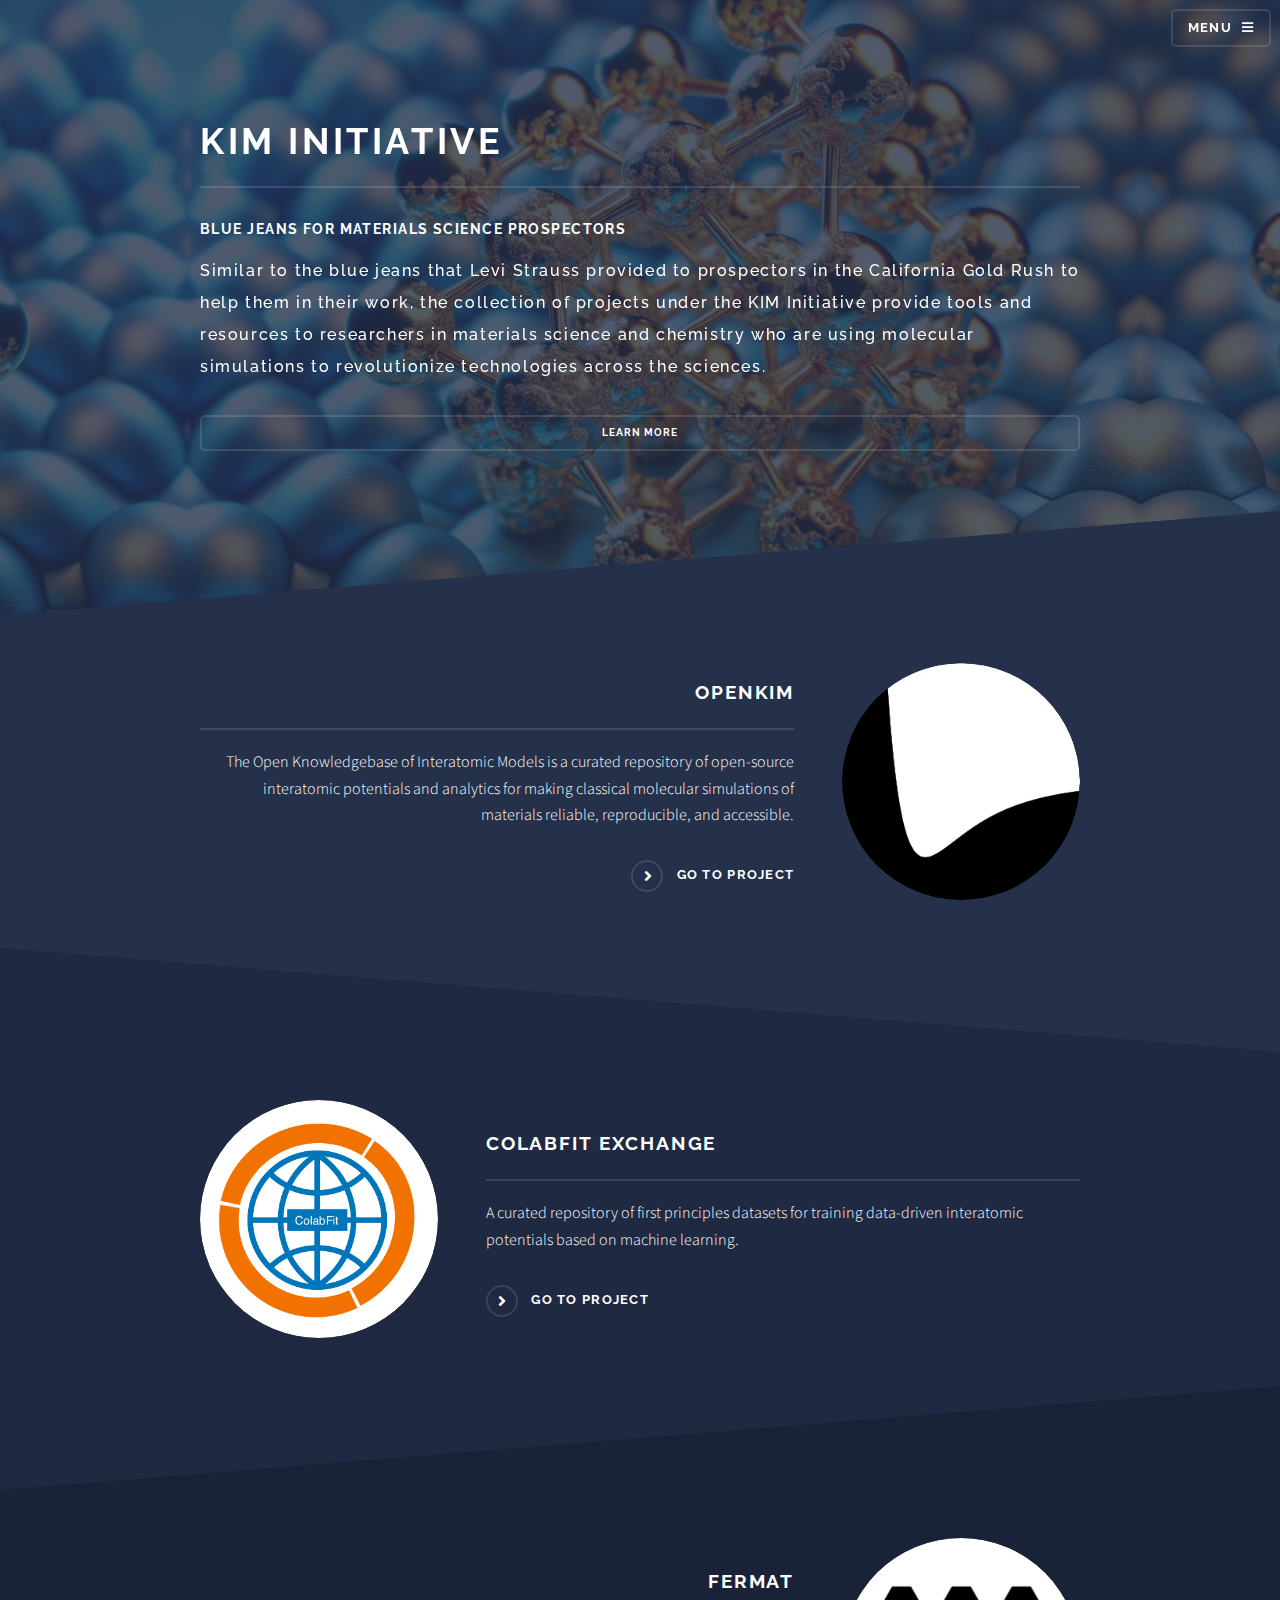
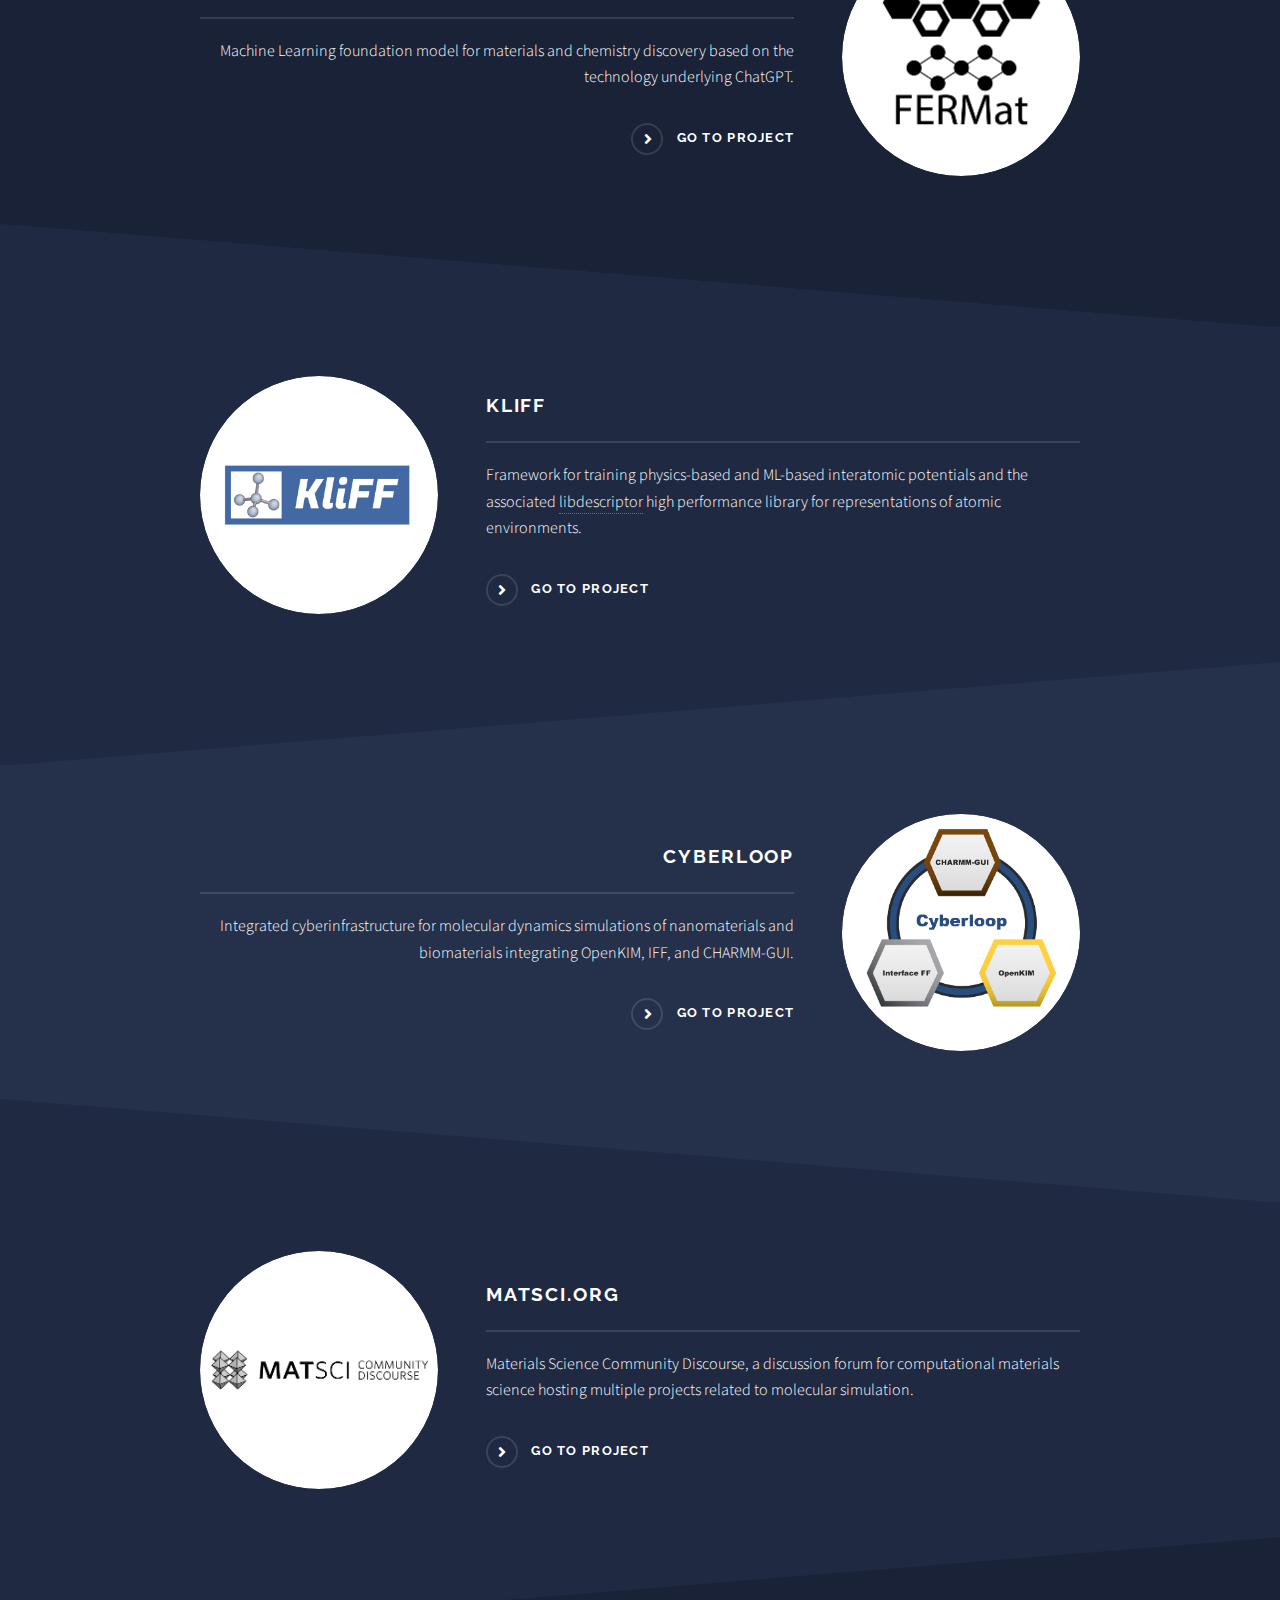
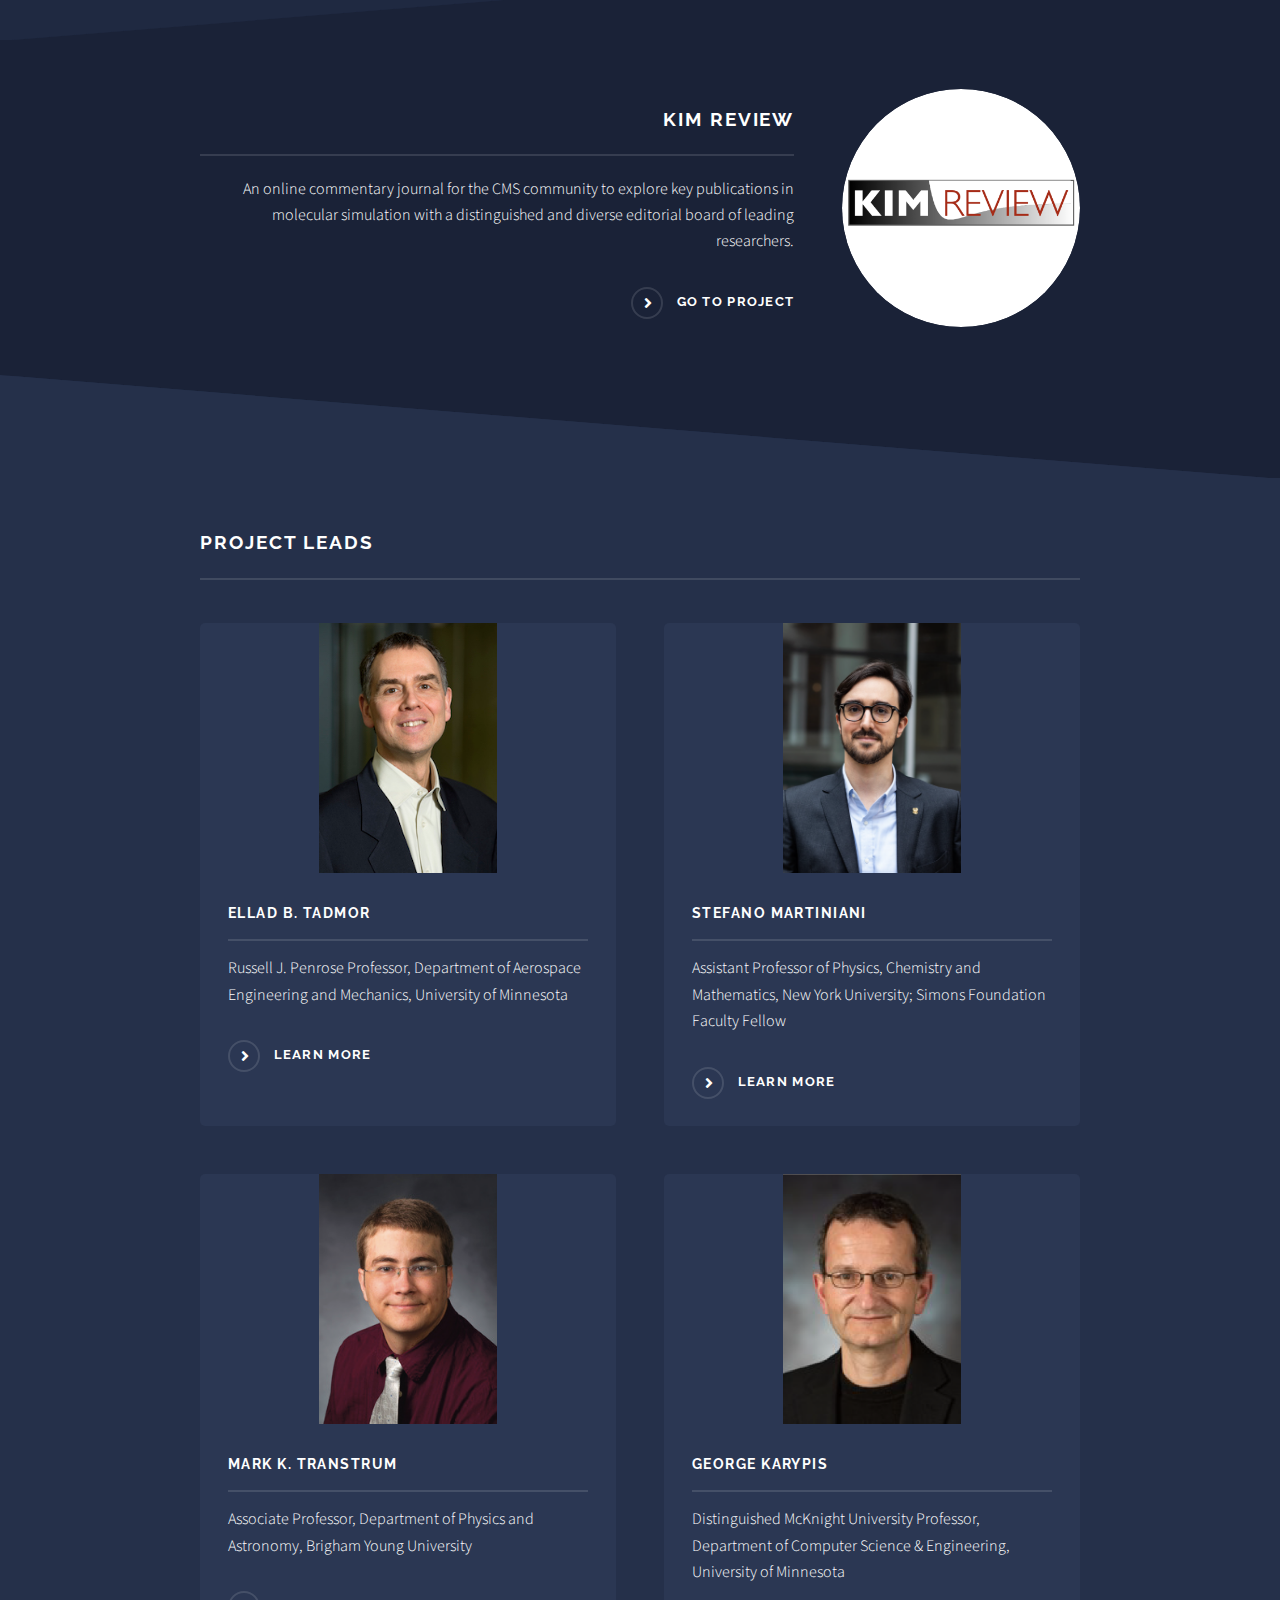
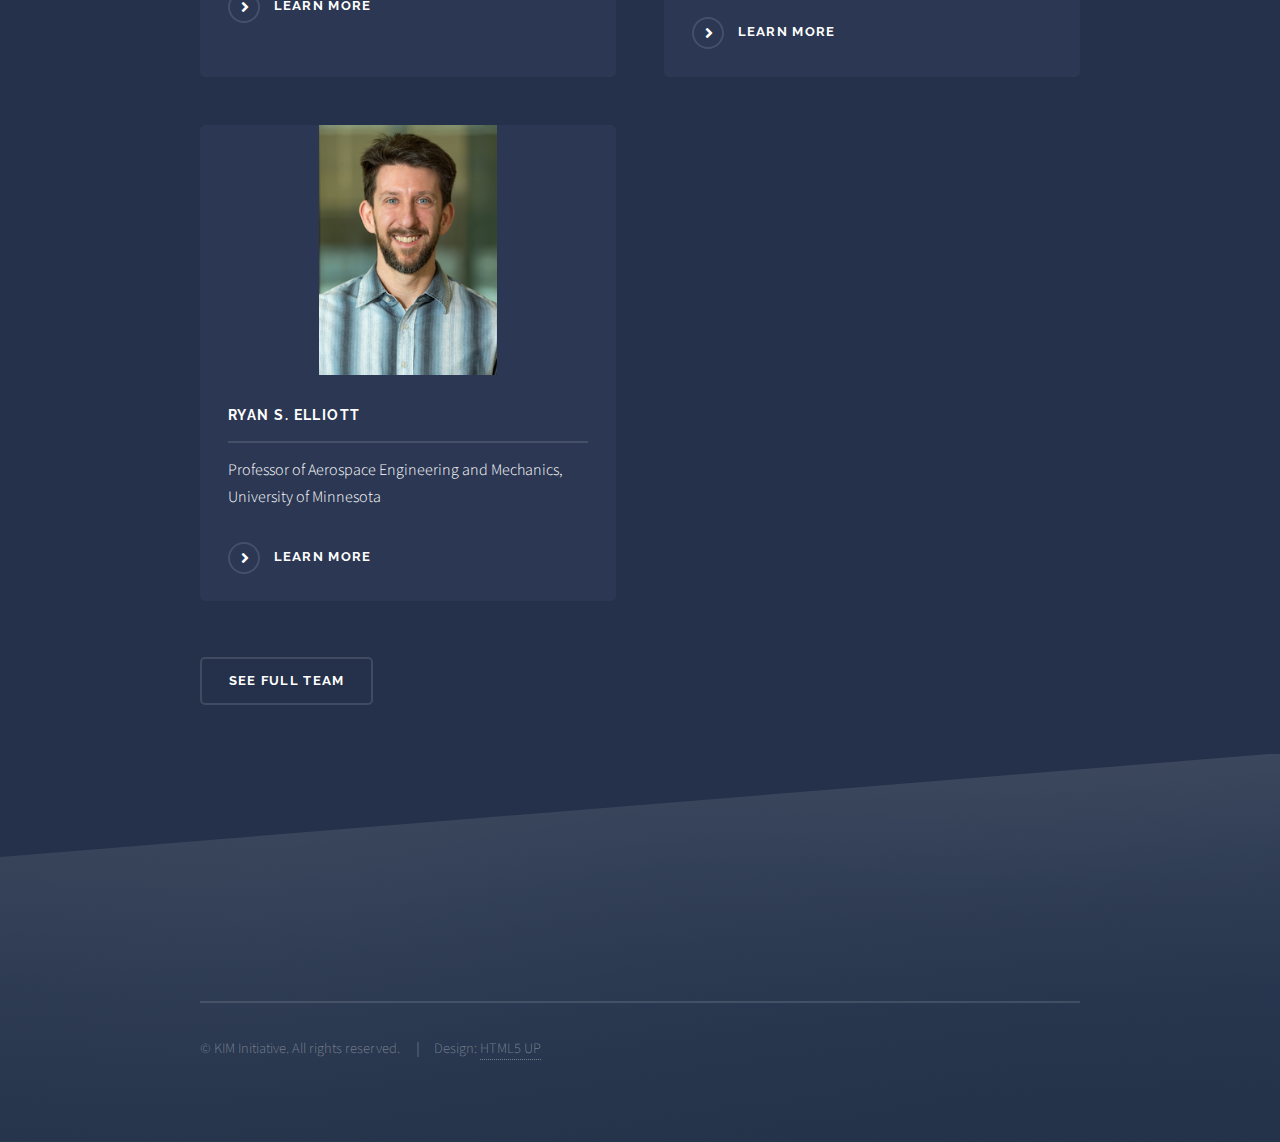
<file: index.html>
<!DOCTYPE HTML>
<!--
	Solid State by HTML5 UP
	html5up.net | @ajlkn
	Free for personal and commercial use under the CCA 3.0 license (html5up.net/license)
-->
<html>

<head>
	<title>KIM INITIATIVE</title>
	<meta charset="utf-8" />
	<meta name="viewport" content="width=device-width, initial-scale=1, user-scalable=no" />
	<link rel="stylesheet" href="assets/css/main.css" />
	<noscript>
		<link rel="stylesheet" href="assets/css/noscript.css" />
	</noscript>
</head>

<body class="is-preload">

	<!-- Page Wrapper -->
	<div id="page-wrapper">


		<!-- Header -->
		<header id="header" class="alt">
			<h1><a href="index.html">KIM Initiative</a></h1>
			<nav>
				<a href="#menu">Menu</a>
			</nav>
		</header>

		<!-- Menu -->
		<nav id="menu">
			<div class="inner">
				<h2>Menu</h2>
				<ul class="links">
					<li><a href="index.html">Home</a></li>
					<li><a href="about.html">About</a></li>
					<li><a href="team.html">Team</a></li>
					<li><a href="about.html#funding">Funding</a></li>
				</ul>
				<a href="#" class="close">Close</a>
			</div>
		</nav>

		<!-- Banner -->
		<section id="banner">
			<div class="inner">
				<!-- <div class="logo"><span class="icon fa-gem"></span></div> -->
				<h2>KIM Initiative</h2>
				<h3>Blue Jeans for Materials Science Prospectors</h3>
				<p style="font-weight:500">Similar to the blue jeans that Levi Strauss provided to prospectors in
					the California Gold Rush to help them in their work, the collection of
					projects under the KIM Initiative provide tools and resources to
					researchers in materials science and chemistry who are using molecular
					simulations to revolutionize technologies across the sciences.</p>
				<ul class="actions stacked small">
					<li><a href="about.html" class="button small fit">Learn more</a></li>
				</ul>
			</div>
		</section>

		<!-- Wrapper -->
		<section id="wrapper">

			<!-- One -->
			<section id="one" class="wrapper  spotlight style1">
				<div class="inner">
					<span class="image"><img src="images/kim_logo_bw_round.png" alt="" /></span>
					<div class="content">
						<h2 class="major">OpenKIM</h2>
						<p>The Open Knowledgebase of Interatomic Models is a curated repository of open-source
							interatomic potentials and analytics for making classical molecular simulations of materials
							reliable, reproducible, and accessible.</p>
						<a href="https://openkim.org/" target=”_blank” class="special">Go to project</a>
					</div>
				</div>
			</section>

			<!-- Two -->
			<section id="two" class="wrapper alt spotlight style2">
				<div class="inner">
					<span class="image"><img src="images/colabfit-logo-white.png" alt="" /></span>
					<div class="content">
						<h2 class="major">ColabFit Exchange</h2>
						<p>A curated repository of first principles datasets for training data-driven interatomic
							potentials based on machine learning.</p>
						<a href="https://materials.colabfit.org/" target=”_blank” class="special">Go to project</a>
					</div>
				</div>
			</section>

			<!-- Three -->
			<section id="three" class="wrapper  spotlight style3">
				<div class="inner">
					<span class="image"><img src="images/fermat_temp_logo.png" alt="" /></span>
					<div class="content">
						<h2 class="major">FERMat</h2>
						<p>Machine Learning foundation model for materials and chemistry discovery based on the
							technology underlying ChatGPT.</p>
						<a href="https://www.nsf.gov/awardsearch/showAward?AWD_ID=2311632&HistoricalAwards=false"
							target=”_blank” class="special">Go to project</a>
					</div>
				</div>
			</section>

			<!-- Four -->
			<section id="four" class="wrapper alt spotlight style2">
				<div class="inner">
					<span class="image"><img src="images/kliff_logo_white_small.png" alt="" /></span>
					<div class="content">
						<h2 class="major">KLIFF</h2>
						<p>Framework for training physics-based and ML-based interatomic potentials and the associated
							<a href="https://github.com/ipcamit/libdescriptor" target=”_blank”
								class="link">libdescriptor</a>
							high performance library for representations of atomic
							environments.
						</p>
						<a href="https://kliff.readthedocs.io/en/latest/" target=”_blank” class="special">Go to
							project</a>
					</div>
				</div>
			</section>

			<!-- Five -->
			<section id="five" class="wrapper  spotlight style1">
				<div class="inner">
					<span class="image"><img src="images/cyberloop-thumbnail-small.png" alt="" /></span>
					<div class="content">
						<h2 class="major">Cyberloop</h2>
						<p>Integrated cyberinfrastructure for molecular dynamics simulations of nanomaterials and
							biomaterials integrating OpenKIM, IFF, and CHARMM-GUI.</p>
						<a href="https://zenodo.org/records/6842341" target=”_blank” class="special">Go to project</a>
					</div>
				</div>
			</section>

			<!-- Six -->
			<section id="six" class="wrapper alt spotlight style2">
				<div class="inner">
					<span class="image"><img src="images/matsci_logo.png" alt="" /></span>
					<div class="content">
						<h2 class="major">Matsci.org</h2>
						<p>Materials Science Community Discourse, a discussion forum for computational materials science
							hosting multiple projects related to molecular simulation.</p>
						<a href="https://matsci.org/" target=”_blank” class="special">Go to project</a>
					</div>
				</div>
			</section>

			<!-- Seven -->
			<section id="seven" class="wrapper  spotlight style3">
				<div class="inner">
					<span class="image"><img src="images/kim_review_logo_square.png" alt="" /></span>
					<div class="content">
						<h2 class="major">KIM REVIEW</h2>
						<p>An online commentary journal for the CMS community to explore key publications in molecular
							simulation with a distinguished and diverse editorial board of leading researchers.</p>
						<a href="https://kimreview.org/" target=”_blank” class="special">Go to project</a>
					</div>
				</div>
			</section>

			<!-- Eight -->
			<section id="eight" class="wrapper alt style1">
				<div class="inner">
					<h2 class="major">Project Leads</h2>
					<!--<p>Current contributors to the KIM Initiative</p>-->
					<section class="features">
						<article>
							<span class="image portrait"><img src="images/ellad.jpg" alt="" /></span>
							<h3 class="major">Ellad B. Tadmor</h3>
							<p>Russell J. Penrose Professor, Department of Aerospace
								Engineering and Mechanics, University of Minnesota</p>
							<a href="https://dept.aem.umn.edu/~tadmor/" class="special">Learn more</a>
						</article>
						<article>
							<span class="image portrait"><img src="images/stefano.png" alt="" /></span>
							<h3 class="major">Stefano Martiniani</h3>
							<p>Assistant Professor of Physics, Chemistry and Mathematics, New York University;
								Simons
								Foundation Faculty Fellow</p>
							<a href="https://martinianilab.org/" class="special">Learn more</a>
						</article>
						<article>
							<span class="image portrait"><img src="images/transtrum.jpg" alt="" /></span>
							<h3 class="major">Mark K. Transtrum</h3>
							<p>Associate Professor, Department of Physics and Astronomy, Brigham Young University
							</p>
							<a href="https://mktranstrum.github.io/" class="special">Learn more</a>
						</article>
						<article>
							<span class="image portrait"><img src="images/george.png" alt="" /></span>
							<h3 class="major">George Karypis</h3>
							<p>Distinguished McKnight University Professor, Department of Computer Science &
								Engineering, University of Minnesota
							</p>
							<a href="https://cse.umn.edu/cs/george-karypis" class="special">Learn more</a>
						</article>
						<article>
							<span class="image portrait"><img src="images/ryan.jpg" alt="" /></span>
							<h3 class="major">Ryan S. Elliott</h3>
							<p>Professor of Aerospace Engineering and Mechanics,
								University of Minnesota
							</p>
							<a href="https://cse.umn.edu/aem/ryan-s-elliott" class="special">Learn more</a>
						</article>
					</section>
					<ul class="actions">
						<li><a href="team.html" class="button">See full team</a></li>
					</ul>
				</div>
			</section>

		</section>

		<!-- Footer -->
		<section id="footer">
			<div class="inner">


				<ul class="copyright">
					<li>&copy; KIM Initiative. All rights reserved.</li>
					<li>Design: <a href="http://html5up.net">HTML5 UP</a></li>
				</ul>
			</div>
		</section>

	</div>

	<!-- Scripts -->
	<script src="assets/js/jquery.min.js"></script>
	<script src="assets/js/jquery.scrollex.min.js"></script>
	<script src="assets/js/browser.min.js"></script>
	<script src="assets/js/breakpoints.min.js"></script>
	<script src="assets/js/util.js"></script>
	<script src="assets/js/main.js"></script>

</body>

</html>
</file>
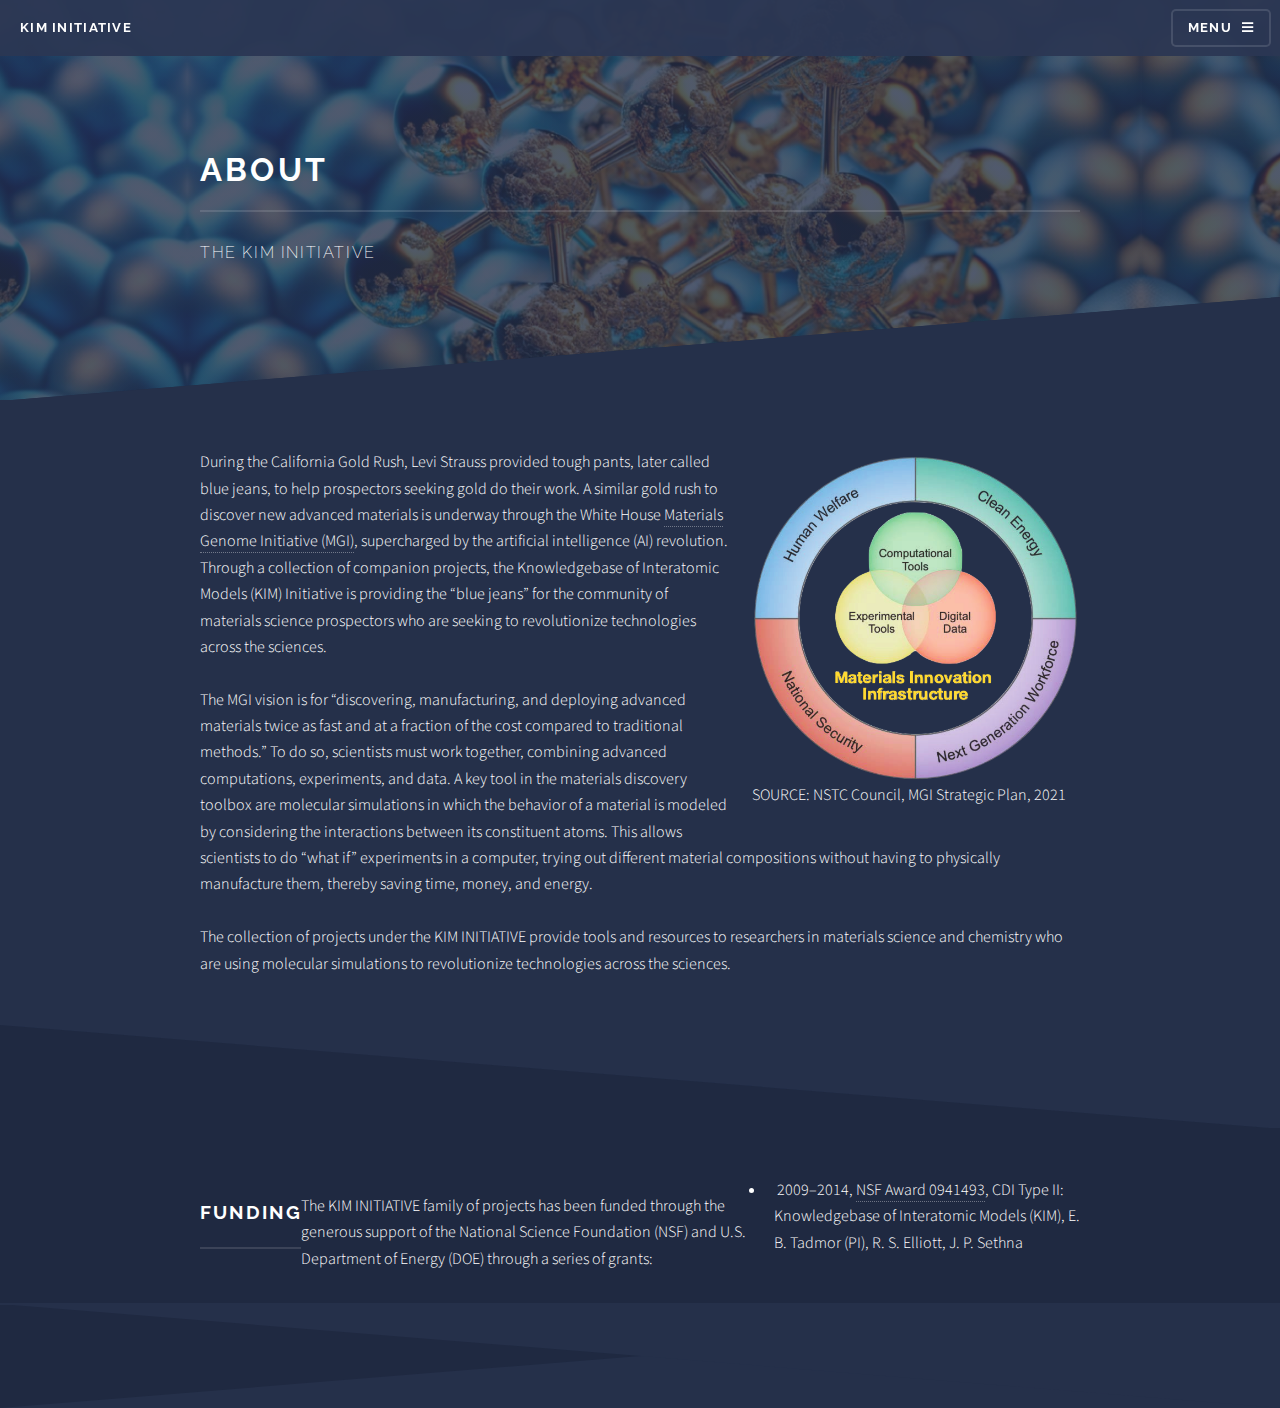
<file: about.html>
<!DOCTYPE HTML>
<!--
	Solid State by HTML5 UP
	html5up.net | @ajlkn
	Free for personal and commercial use under the CCA 3.0 license (html5up.net/license)
-->
<html>

<head>
    <title>KIM INITIATIVE</title>
    <meta charset="utf-8" />
    <meta name="viewport" content="width=device-width, initial-scale=1, user-scalable=no" />
    <link rel="stylesheet" href="assets/css/main.css" />
    <noscript>
        <link rel="stylesheet" href="assets/css/noscript.css" />
    </noscript>
</head>

<body class="is-preload">

    <!-- Page Wrapper -->
    <div id="page-wrapper">

        <!-- Header -->
        <header id="header">
            <h1><a href="index.html">KIM INITIATIVE</a></h1>
            <nav>
                <a href="#menu">Menu</a>
            </nav>
        </header>

        <!-- Menu -->
        <nav id="menu">
            <div class="inner">
                <h2>Menu</h2>
                <ul class="links">
                    <li><a href="index.html">Home</a></li>
                    <li><a href="team.html">Team</a></li>
                    <li><a href="about.html">About</a></li>

                </ul>
                <a href="#" class="close">Close</a>
            </div>
        </nav>


        <!-- Wrapper -->
        <section id="wrapper">
            <header>
                <div class="inner">
                    <h2>ABOUT</h2>
                    <p>The KIM Initiative</p>
                </div>
            </header>

            <!-- Content -->
            <div class="wrapper">
                <section class="wrapper style1">
                    <div class="inner">
                        <!-- <h3 class="major">Lorem ipsum dolor</h3> -->
                        <p><span class="image right"><img src="images/mgi_concept_structure_transparent1.png"
                                    alt="The founding conceptual structure of the Materials Innovation Infrastructure. SOURCE: National Science and Technology Council, 2021, Materials Genome Initiative Strategic Plan, A Report by the Subcommittee on the Materials Genome Initiative Committee on Technology, Washington, DC: Executive Office of the President, https://www.mgi.gov/sites/default/files/documents/MGI-2021-Strategic-Plan.pdf. Courtesy of the Materials Genome Initiative." />SOURCE:
                                NSTC Council, MGI Strategic Plan, 2021</span>During
                            the California Gold Rush, Levi Strauss provided tough pants, later called blue jeans,
                            to help prospectors seeking gold do their work. A
                            similar gold rush to discover new advanced materials is underway through
                            the White House <a href="https://www.mgi.gov/" target="_blank">Materials
                                Genome Initiative (MGI)</a>, supercharged by the artificial intelligence
                            (AI) revolution. Through a collection of companion projects, the
                            Knowledgebase of Interatomic Models (KIM) Initiative is providing the
                            “blue jeans” for the community of materials science prospectors who are
                            seeking to revolutionize technologies across the sciences. <br><br>

                            The MGI vision is for “discovering, manufacturing, and deploying advanced
                            materials twice as fast and at a fraction of the cost compared to
                            traditional methods.” To do so, scientists must work together, combining
                            advanced computations, experiments, and data. A key tool in the materials
                            discovery toolbox are molecular simulations in which the behavior of a
                            material is modeled by considering the interactions between its
                            constituent atoms. This allows scientists to do “what if” experiments in a
                            computer, trying out different material compositions without having to
                            physically manufacture them, thereby saving time, money, and energy. <br><br>

                            The collection of projects under the KIM INITIATIVE provide tools and
                            resources to researchers in materials science and chemistry who are using
                            molecular simulations to revolutionize technologies across the sciences.</p>
                    </div>
                </section>

		<!-- Funding -->
		<section id="funding" class="wrapper alt spotlight style2">
			<div class="inner">
				<h2 class="major">FUNDING</h2>
				<p></p>The KIM INITIATIVE family of projects has been funded through the generous support of the National Science Foundation (NSF) 
				and U.S. Department of Energy (DOE) through a series of grants:</p>
				<p>
					<ul>
						<li><img src-"images/nsf_logo_transparent.png" alt="" />
							2009–2014, <a href="https://www.nsf.gov/awardsearch/showAward?AWD_ID=0941493">NSF Award 0941493</a>, 
							CDI Type II: Knowledgebase of Interatomic Models (KIM), 
							E. B. Tadmor (PI), R. S. Elliott, J. P. Sethna
						</li>
					</ul>
				<!--
				<li><p>2014–2018, <a href="https://www.nsf.gov/awardsearch/showAward?AWD_ID=1408211">NSF Award 1408211</a>, Collaborative Research: CDS&amp;E: Systematic Multiscale Modeling using the Knowledgebase of Interatomic Models (KIM), E. B. Tadmor (PI), R. S. Elliott, J. P. Sethna</p>
				</li>
				<li><p>2018–2024, <a href="https://www.nsf.gov/awardsearch/showAward?AWD_ID=1834251">NSF Awards 1834251</a>  Collaborative Research: Reliable Materials Simulation based on the Knowledgebase of Interatomic Models (KIM), E. B. Tadmor (PI), R. S. Elliott, G. Karypis, M. K. Transtrum</p>
				</li>
				<li><p>2019–2024, <a href="https://www.nsf.gov/awardsearch/showAward?AWD_ID=1931304">NSF Awards 1931304</a>, Collaborative Research: Framework: Cyberloop for Accelerated Bionanomaterials Design, H. Heinz (PI), W. Im, E. B. Tadmor</p>
				</li>
				<li><p>2020–2024, <a href="https://www.nsf.gov/awardsearch/showAward?AWD_ID=2039575">NSF Award 2039575</a>, Data CI Pilot: CI-Based Collaborative Development of Data-Driven Interatomic Potentials for Predictive Molecular Simulations, E. B. Tadmor (PI), R. S. Elliott, S. Martiniani</p>
				</li>
				<li><p>2022–2025, under the auspices of the DOE by LLNL under Contract DE-AC52-07NA27344, funded by LLNL LDRD tracking code 23-SI-006, Infrastructure for the LDRD-SI Automated Framework for Predictive Atomistic Materials Simulations with Uncertainty Quantification, E. B. Tadmor (PI)</p>
				</li>
				<li><p>2023–2028, <a href="https://www.nsf.gov/awardsearch/showAward?AWD_ID=2311632">NSF Award 2311632</a>, GOALI: Frameworks: At-Scale Heterogeneous Data based Adaptive Development Platform for Machine Learning Models for Material and Chemistry Discovery, S. Martiniani (PI), E. B. Tadmor, G. Karypis, E. Fuemmeler, A. Gupta, A. E. Roitberg, R. Hennig, M. Liu, M. K. Transtrum, H. Rangwala</p>
				</li>
				-->
				</p>
			</div>
		</section>

            </div>
        </section>
    </div>


    <!-- Footer -->


    </div>

    <!-- Scripts -->
    <script src="assets/js/jquery.min.js"></script>
    <script src="assets/js/jquery.scrollex.min.js"></script>
    <script src="assets/js/browser.min.js"></script>
    <script src="assets/js/breakpoints.min.js"></script>
    <script src="assets/js/util.js"></script>
    <script src="assets/js/main.js"></script>

</body>

</html>
</file>
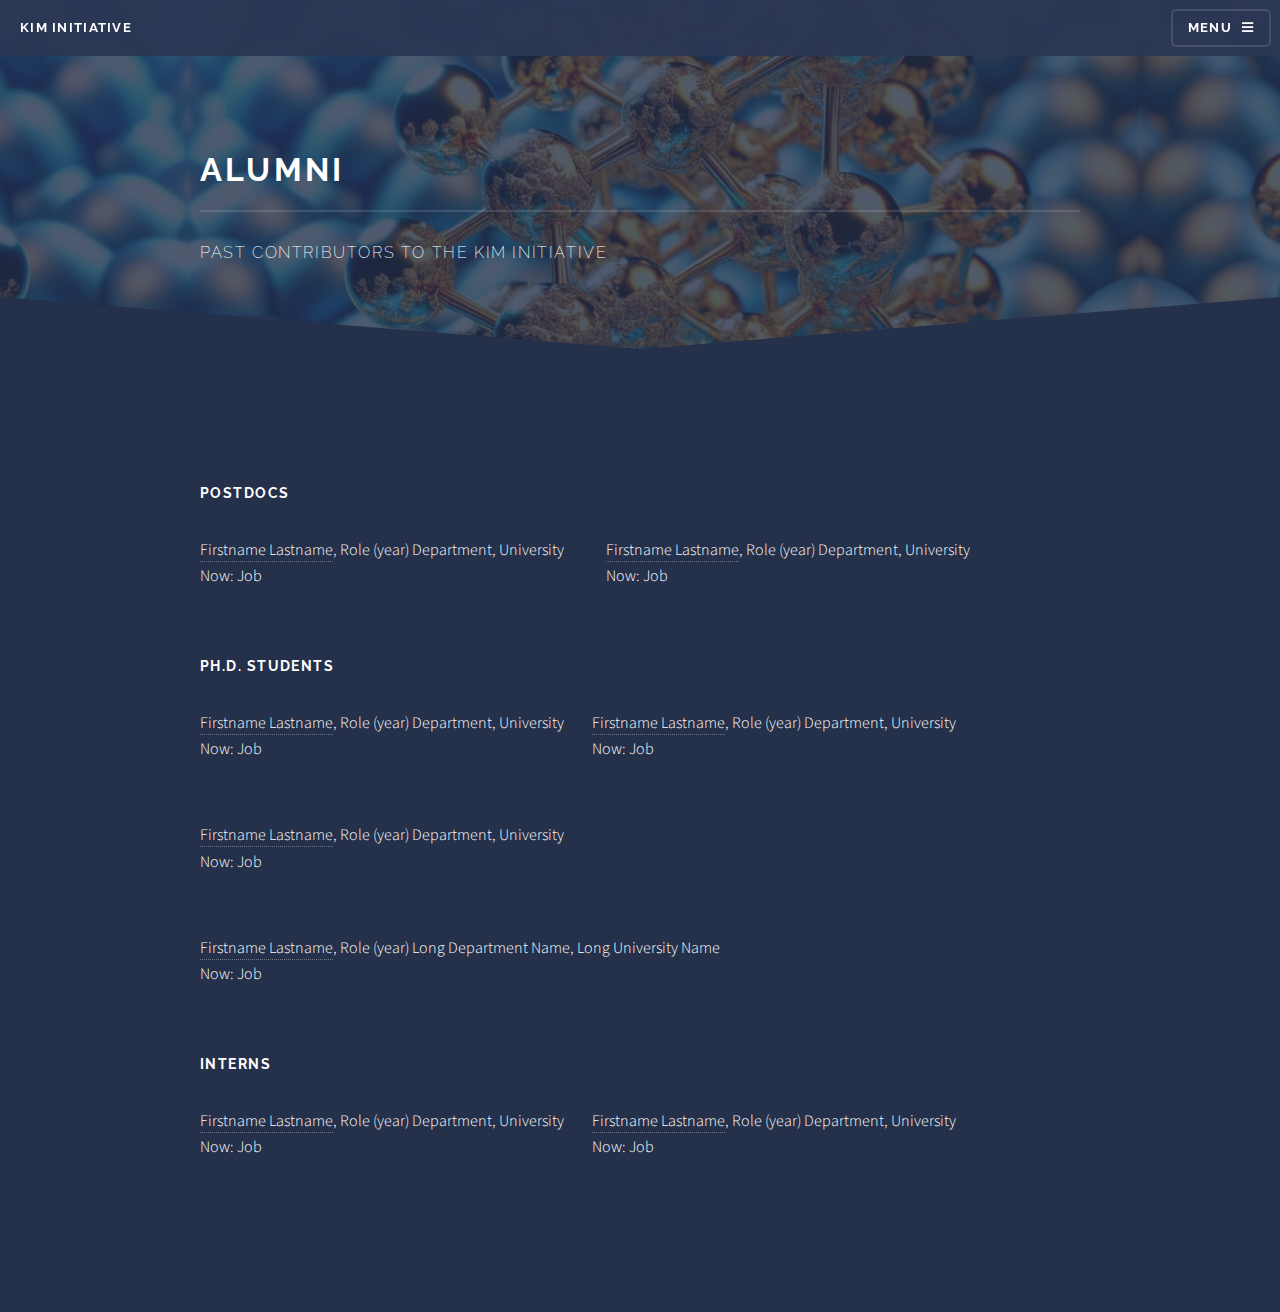
<file: alumni.html>
<!DOCTYPE HTML>
<!--
	Solid State by HTML5 UP
	html5up.net | @ajlkn
	Free for personal and commercial use under the CCA 3.0 license (html5up.net/license)
-->
<html>

<head>
    <title>KIM INITIATIVE</title>
    <meta charset="utf-8" />
    <meta name="viewport" content="width=device-width, initial-scale=1, user-scalable=no" />
    <link rel="stylesheet" href="assets/css/main.css" />
    <noscript>
        <link rel="stylesheet" href="assets/css/noscript.css" />
    </noscript>
</head>

<body class="is-preload">

    <!-- Page Wrapper -->
    <div id="page-wrapper">

        <!-- Header -->
        <header id="header">
            <h1><a href="index.html">KIM INITIATIVE</a></h1>
            <nav>
                <a href="#menu">Menu</a>
            </nav>
        </header>

        <!-- Menu -->
        <nav id="menu">
            <div class="inner">
                <h2>Menu</h2>
                <ul class="links">
                    <li><a href="index.html">Home</a></li>
                    <li><a href="team.html">Team</a></li>
                    <li><a href="alumni.html">Alumni</a></li>
                    <!-- <li><a href="#">Log In</a></li>
								<li><a href="#">Sign Up</a></li> -->
                </ul>
                <a href="#" class="close">Close</a>
            </div>
        </nav>


        <!-- Wrapper -->
        <section id="wrapper">
            <header>
                <div class="inner">
                    <h2>ALUMNI</h2>
                    <p>Past contributors to the KIM Initiative</p>
                </div>
            </header>

            <!-- Content -->
            <div class="wrapper">


                <section id="alumni" class="wrapper alt style1">
                    <div class="inner">
                        <!--<div class="list">-->
                        <p>
                        <h3>Postdocs</h3>
                        </p>
                        <div class="row gtr-150 gtr-uniform">
                            <ul fit>
                                <a href="https://www.linkedin.com/" target=”_blank”>Firstname Lastname</a>,
                                Role (year) Department, University <br>Now: Job
                            </ul>

                            <ul fit>
                                <a href="https://www.linkedin.com" target=”_blank”>Firstname Lastname</a>, Role
                                (year) Department, University <br>Now: Job
                            </ul>

                        </div>
                        <p>
                        <h3>Ph.D. students</h3>
                        </p>
                        <div class="row gtr-250 gtr-uniform">
                            <ul fit>
                                <a href="https://www.linkedin.com/" target=”_blank”>Firstname Lastname</a>,
                                Role (year) Department, University <br>Now: Job
                            </ul>

                            <ul fit>
                                <a href="https://www.linkedin.com" target=”_blank”>Firstname Lastname</a>, Role
                                (year) Department, University <br>Now: Job
                            </ul>
                            <ul fit>
                                <a href="https://www.linkedin.com/" target=”_blank”>Firstname Lastname</a>,
                                Role (year) Department, University <br>Now: Job
                            </ul>

                            <ul fit>
                                <a href="https://www.linkedin.com" target=”_blank”>Firstname Lastname</a>, Role
                                (year) Long Department Name, Long University Name<br>Now: Job
                            </ul>

                        </div>
                        <p>
                        <h3>Interns</h3>
                        </p>
                        <div class="row gtr-250 gtr-uniform">
                            <ul fit>
                                <a href="https://www.linkedin.com/" target=”_blank”>Firstname Lastname</a>,
                                Role (year) Department, University <br>Now: Job
                            </ul>

                            <ul fit>
                                <a href="https://www.linkedin.com" target=”_blank”>Firstname Lastname</a>, Role
                                (year) Department, University <br>Now: Job
                            </ul>

                        </div>
                        <!--</div>-->
                </section>


            </div>
    </div>

    </section>

    <!-- Footer -->
    <!--
        <section id="footer">
            <div class="inner">
                <h2 class="major">Get in touch</h2>
                <p>Cras mattis ante fermentum, malesuada neque vitae, eleifend erat. Phasellus non pulvinar erat. Fusce
                    tincidunt, nisl eget mattis egestas, purus ipsum consequat orci, sit amet lobortis lorem lacus in
                    tellus. Sed ac elementum arcu. Quisque placerat auctor laoreet.</p>
                
                <ul class="contact">
                    <li class="icon solid fa-home">
                        Untitled Inc<br />
                        1234 Somewhere Road Suite #2894<br />
                        Nashville, TN 00000-0000
                    </li>
                    <li class="icon solid fa-phone">(000) 000-0000</li>
                    <li class="icon solid fa-envelope"><a href="#">information@untitled.tld</a></li>
                    <li class="icon brands fa-twitter"><a href="#">twitter.com/untitled-tld</a></li>
                    <li class="icon brands fa-facebook-f"><a href="#">facebook.com/untitled-tld</a></li>
                    <li class="icon brands fa-instagram"><a href="#">instagram.com/untitled-tld</a></li>
                </ul>
                <ul class="copyright">
                    <li>&copy; Untitled Inc. All rights reserved.</li>
                    <li>Design: <a href="http://html5up.net">HTML5 UP</a></li>
                </ul>
            </div>
        </section>
    -->

    </div>

    <!-- Scripts -->
    <script src="assets/js/jquery.min.js"></script>
    <script src="assets/js/jquery.scrollex.min.js"></script>
    <script src="assets/js/browser.min.js"></script>
    <script src="assets/js/breakpoints.min.js"></script>
    <script src="assets/js/util.js"></script>
    <script src="assets/js/main.js"></script>

</body>

</html>
</file>
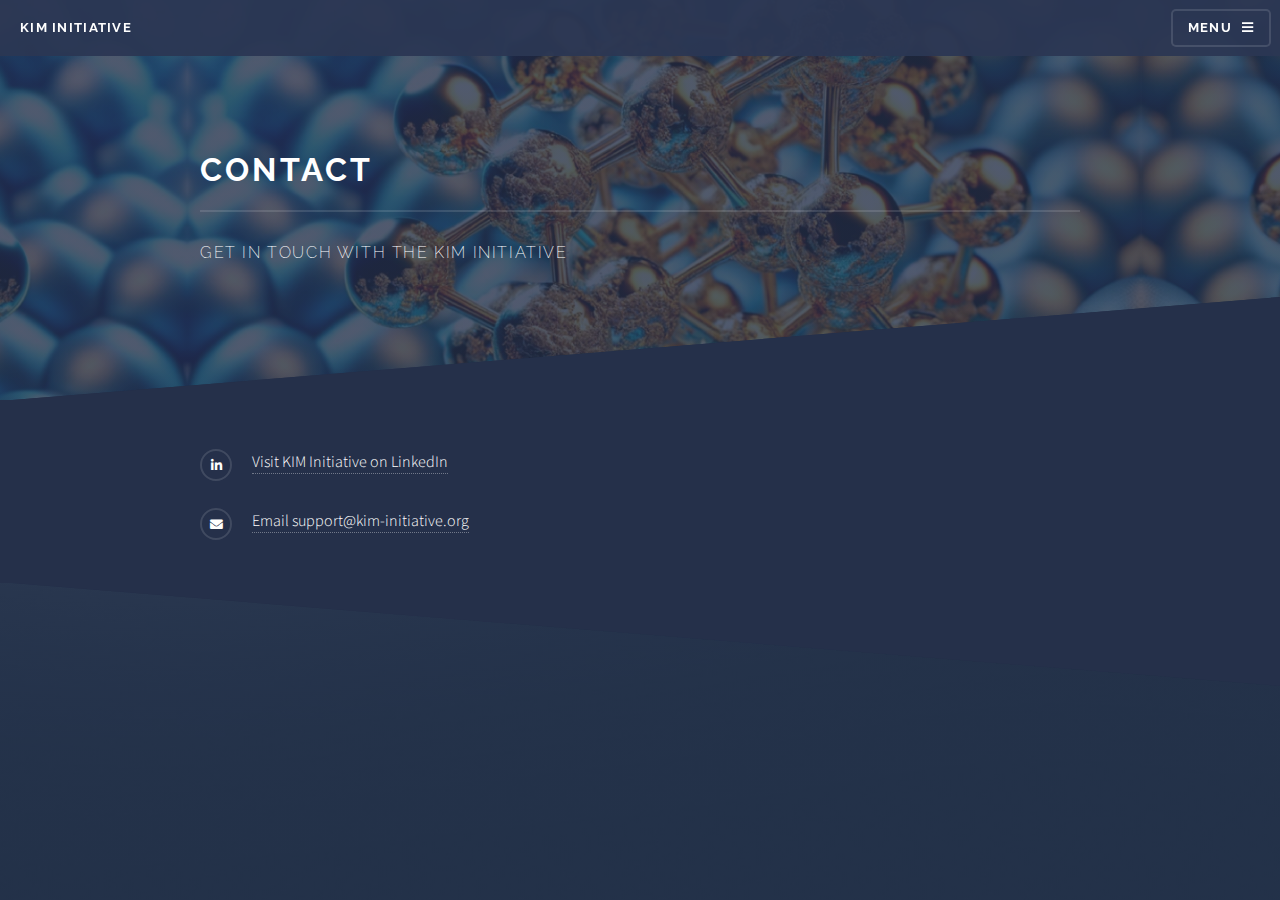
<file: contact.html>
<!DOCTYPE HTML>
<!--
	Solid State by HTML5 UP
	html5up.net | @ajlkn
	Free for personal and commercial use under the CCA 3.0 license (html5up.net/license)
-->
<html>

<head>
    <title>KIM INITIATIVE</title>
    <meta charset="utf-8" />
    <meta name="viewport" content="width=device-width, initial-scale=1, user-scalable=no" />
    <link rel="stylesheet" href="assets/css/main.css" />
    <noscript>
        <link rel="stylesheet" href="assets/css/noscript.css" />
    </noscript>
</head>

<body class="is-preload">

    <!-- Page Wrapper -->
    <div id="page-wrapper">

        <!-- Header -->
        <header id="header">
            <h1><a href="index.html">KIM INITIATIVE</a></h1>
            <nav>
                <a href="#menu">Menu</a>
            </nav>
        </header>

        <!-- Menu -->
        <nav id="menu">
            <div class="inner">
                <h2>Menu</h2>
                <ul class="links">
                    <li><a href="index.html">Home</a></li>
                    <li><a href="about.html">About</a></li>
                    <li><a href="team.html">Team</a></li>
                    <li><a href="about.html#funding">Funding</a></li>
                    <li><a href="contact.html">Contact</a></li>
                </ul>
                <a href="#" class="close">Close</a>
            </div>
        </nav>


        <!-- Wrapper -->
        <section id="wrapper">
            <header>
                <div class="inner">
                    <h2>Contact</h2>
                    <p>Get in touch with the KIM Initiative</p>
                </div>
            </header>

            <!-- Content -->

            <div class="wrapper ">

                <section id="wrapper" class="wrapper style1">
                    <div class="inner">
                        <!-- <h2 class="major">LinkedIn</h2> -->
                        <!--<p>Current contributors to the KIM Initiative</p>-->
                        <ul class="contact">
                            <li class="icon brands fa-linkedin-in"><a
                                    href="https://www.linkedin.com/company/kim-initiative/">Visit KIM Initiative on
                                    LinkedIn</a>
                            </li>
                        </ul>
                        <!--<p>Current contributors to the KIM Initiative</p>-->
                        <ul class="contact">
                            <li class="icon solid fa-envelope"><a href="mailto:support@kim-initiative.org">Email
                                    support@kim-initiative.org</a>
                            </li>
                        </ul>
                    </div>
                </section>

            </div>

        </section>
    </div>

    <!-- Scripts -->
    <script src="assets/js/jquery.min.js"></script>
    <script src="assets/js/jquery.scrollex.min.js"></script>
    <script src="assets/js/browser.min.js"></script>
    <script src="assets/js/breakpoints.min.js"></script>
    <script src="assets/js/util.js"></script>
    <script src="assets/js/main.js"></script>

</body>

</html>
</file>
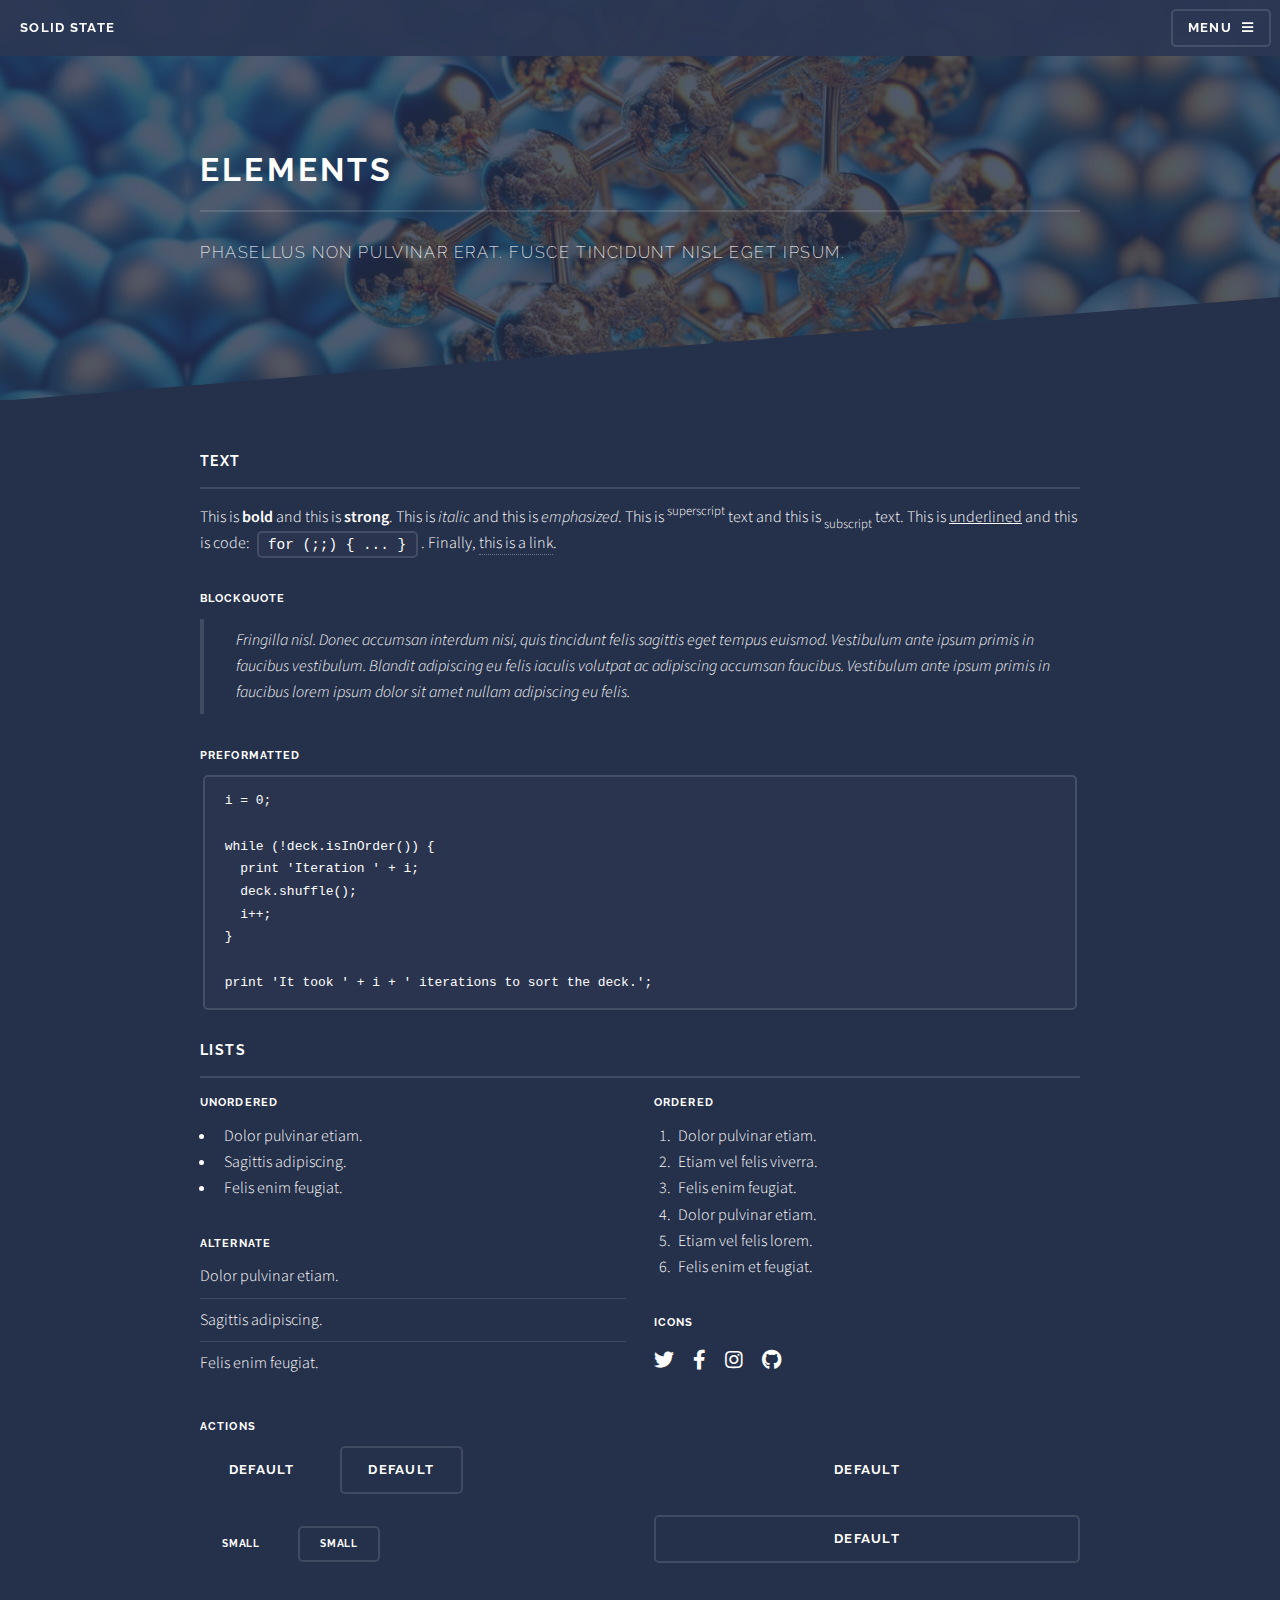
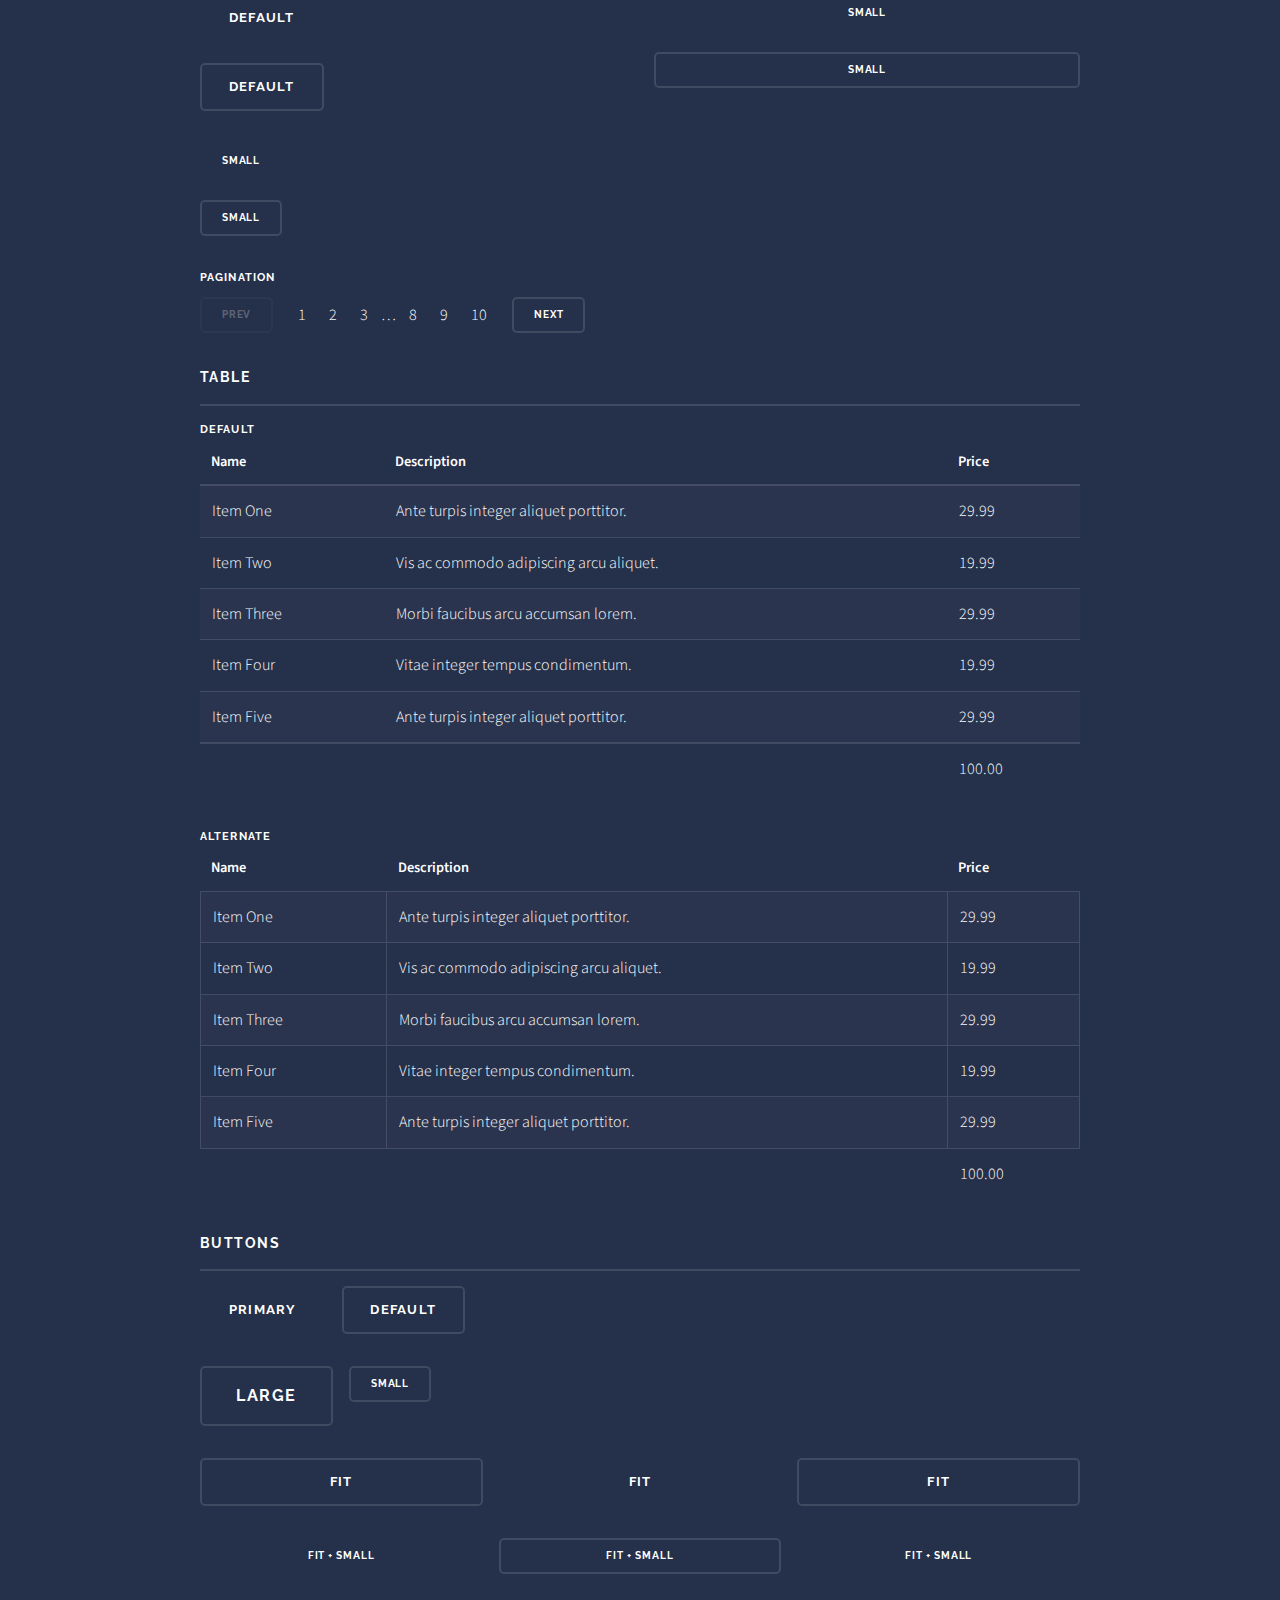
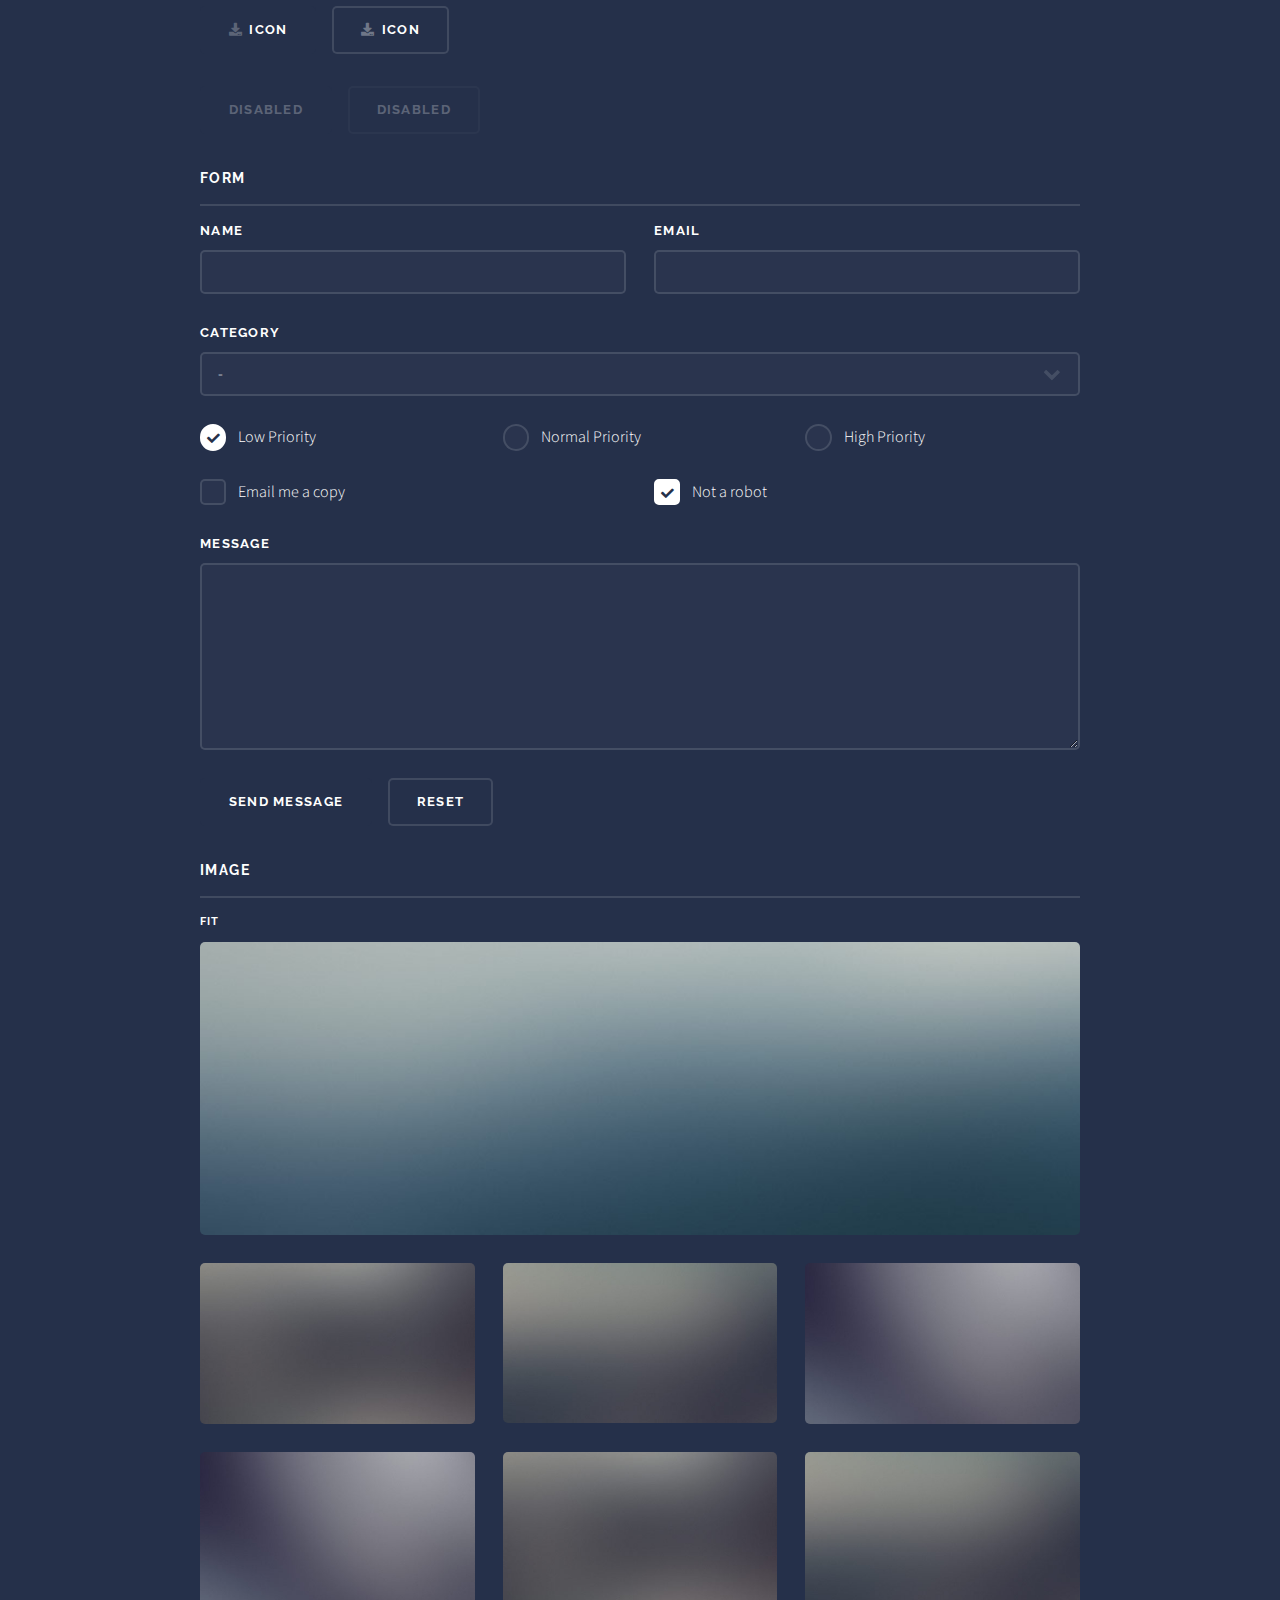
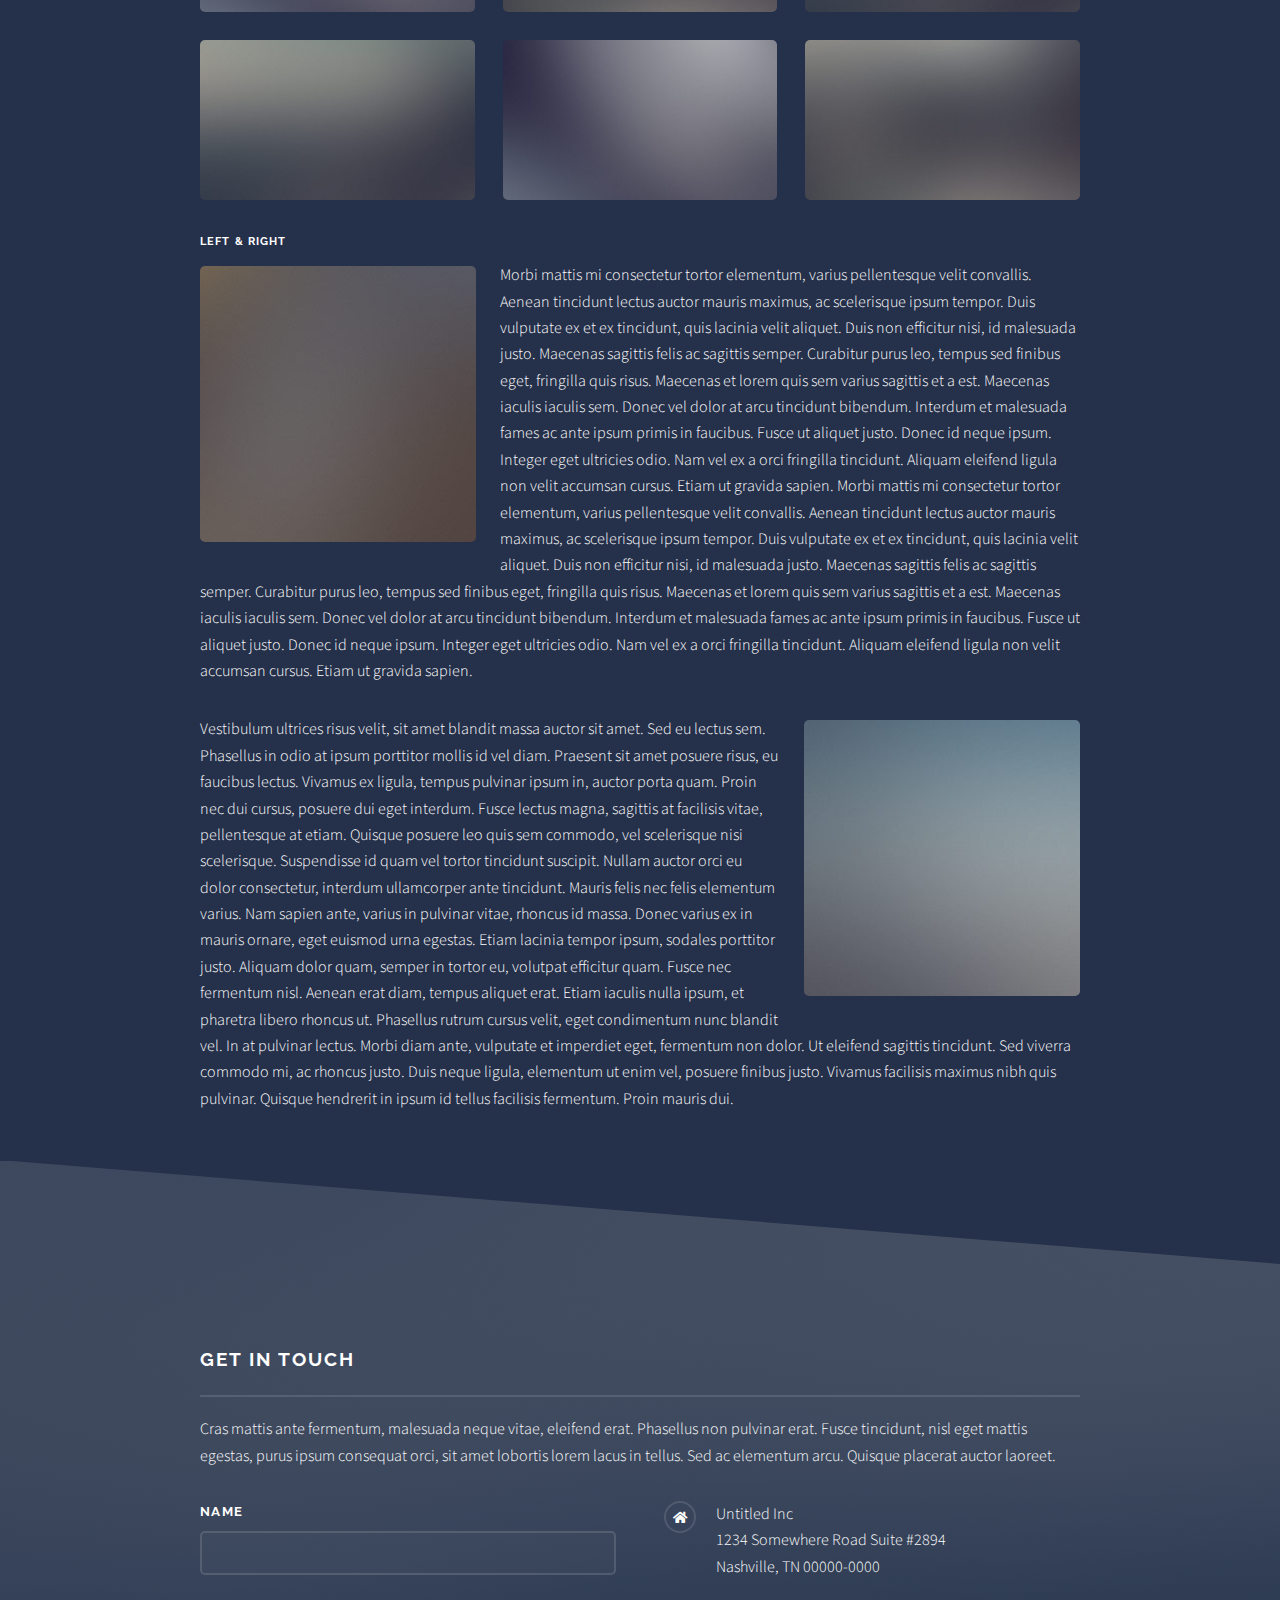
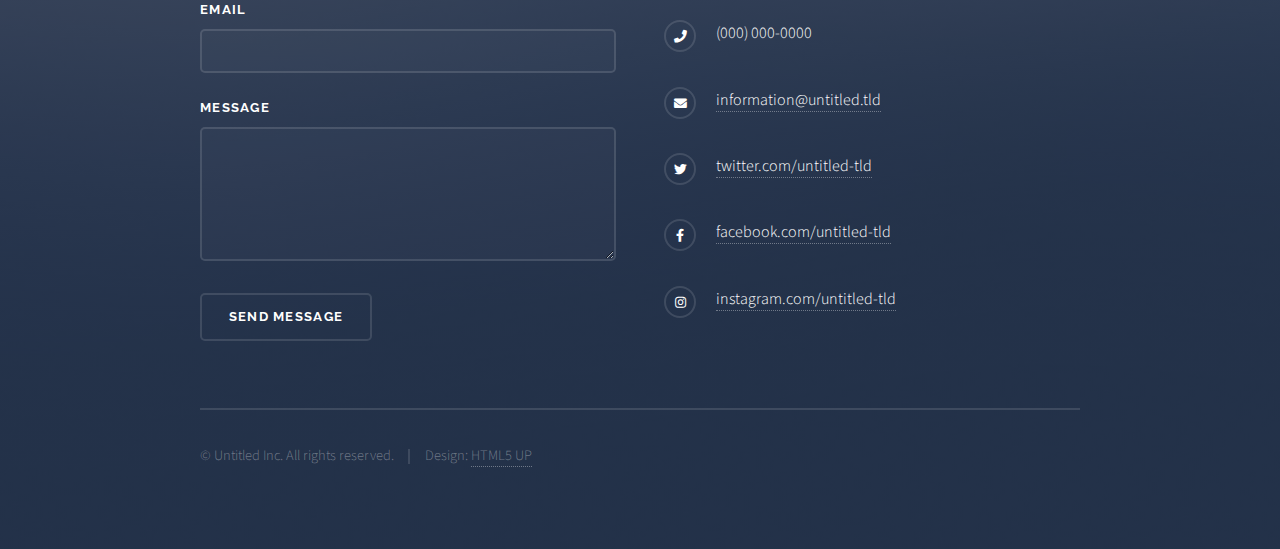
<file: elements.html>
<!DOCTYPE HTML>
<!--
	Solid State by HTML5 UP
	html5up.net | @ajlkn
	Free for personal and commercial use under the CCA 3.0 license (html5up.net/license)
-->
<html>
	<head>
		<title>Elements - Solid State by HTML5 UP</title>
		<meta charset="utf-8" />
		<meta name="viewport" content="width=device-width, initial-scale=1, user-scalable=no" />
		<link rel="stylesheet" href="assets/css/main.css" />
		<noscript><link rel="stylesheet" href="assets/css/noscript.css" /></noscript>
	</head>
	<body class="is-preload">

		<!-- Page Wrapper -->
			<div id="page-wrapper">

				<!-- Header -->
					<header id="header">
						<h1><a href="index.html">Solid State</a></h1>
						<nav>
							<a href="#menu">Menu</a>
						</nav>
					</header>

				<!-- Menu -->
					<nav id="menu">
						<div class="inner">
							<h2>Menu</h2>
							<ul class="links">
								<li><a href="index.html">Home</a></li>
								<li><a href="generic.html">Generic</a></li>
								<li><a href="elements.html">Elements</a></li>
								<li><a href="#">Log In</a></li>
								<li><a href="#">Sign Up</a></li>
							</ul>
							<a href="#" class="close">Close</a>
						</div>
					</nav>

				<!-- Wrapper -->
					<section id="wrapper">
						<header>
							<div class="inner">
								<h2>Elements</h2>
								<p>Phasellus non pulvinar erat. Fusce tincidunt nisl eget ipsum.</p>
							</div>
						</header>

						<!-- Content -->
							<div class="wrapper">
								<div class="inner">

									<section>
										<h3 class="major">Text</h3>
										<p>This is <b>bold</b> and this is <strong>strong</strong>. This is <i>italic</i> and this is <em>emphasized</em>.
										This is <sup>superscript</sup> text and this is <sub>subscript</sub> text.
										This is <u>underlined</u> and this is code: <code>for (;;) { ... }</code>. Finally, <a href="#">this is a link</a>.</p>
										<h4>Blockquote</h4>
										<blockquote>Fringilla nisl. Donec accumsan interdum nisi, quis tincidunt felis sagittis eget tempus euismod. Vestibulum ante ipsum primis in faucibus vestibulum. Blandit adipiscing eu felis iaculis volutpat ac adipiscing accumsan faucibus. Vestibulum ante ipsum primis in faucibus lorem ipsum dolor sit amet nullam adipiscing eu felis.</blockquote>
										<h4>Preformatted</h4>
										<pre><code>i = 0;

while (!deck.isInOrder()) {
  print 'Iteration ' + i;
  deck.shuffle();
  i++;
}

print 'It took ' + i + ' iterations to sort the deck.';</code></pre>
									</section>

									<section>
										<h3 class="major">Lists</h3>
										<div class="row">
											<div class="col-6 col-12-medium">
												<h4>Unordered</h4>
												<ul>
													<li>Dolor pulvinar etiam.</li>
													<li>Sagittis adipiscing.</li>
													<li>Felis enim feugiat.</li>
												</ul>
												<h4>Alternate</h4>
												<ul class="alt">
													<li>Dolor pulvinar etiam.</li>
													<li>Sagittis adipiscing.</li>
													<li>Felis enim feugiat.</li>
												</ul>
											</div>
											<div class="col-6 col-12-medium">
												<h4>Ordered</h4>
												<ol>
													<li>Dolor pulvinar etiam.</li>
													<li>Etiam vel felis viverra.</li>
													<li>Felis enim feugiat.</li>
													<li>Dolor pulvinar etiam.</li>
													<li>Etiam vel felis lorem.</li>
													<li>Felis enim et feugiat.</li>
												</ol>
												<h4>Icons</h4>
												<ul class="icons">
													<li><a href="#" class="icon brands fa-twitter"><span class="label">Twitter</span></a></li>
													<li><a href="#" class="icon brands fa-facebook-f"><span class="label">Facebook</span></a></li>
													<li><a href="#" class="icon brands fa-instagram"><span class="label">Instagram</span></a></li>
													<li><a href="#" class="icon brands fa-github"><span class="label">Github</span></a></li>
												</ul>
											</div>
										</div>
										<h4>Actions</h4>
										<div class="row">
											<div class="col-6 col-12-medium">
												<ul class="actions">
													<li><a href="#" class="button primary">Default</a></li>
													<li><a href="#" class="button">Default</a></li>
												</ul>
												<ul class="actions small">
													<li><a href="#" class="button primary small">Small</a></li>
													<li><a href="#" class="button small">Small</a></li>
												</ul>
												<ul class="actions stacked">
													<li><a href="#" class="button primary">Default</a></li>
													<li><a href="#" class="button">Default</a></li>
												</ul>
												<ul class="actions stacked small">
													<li><a href="#" class="button primary small">Small</a></li>
													<li><a href="#" class="button small">Small</a></li>
												</ul>
											</div>
											<div class="col-6 col-12-medium">
												<ul class="actions stacked">
													<li><a href="#" class="button primary fit">Default</a></li>
													<li><a href="#" class="button fit">Default</a></li>
												</ul>
												<ul class="actions stacked small">
													<li><a href="#" class="button primary small fit">Small</a></li>
													<li><a href="#" class="button small fit">Small</a></li>
												</ul>
											</div>
										</div>
										<h4>Pagination</h4>
										<ul class="pagination">
											<li><span class="button small disabled">Prev</span></li>
											<li><a href="#" class="page active">1</a></li>
											<li><a href="#" class="page">2</a></li>
											<li><a href="#" class="page">3</a></li>
											<li><span>&hellip;</span></li>
											<li><a href="#" class="page">8</a></li>
											<li><a href="#" class="page">9</a></li>
											<li><a href="#" class="page">10</a></li>
											<li><a href="#" class="button small">Next</a></li>
										</ul>
									</section>

									<section>
										<h3 class="major">Table</h3>
										<h4>Default</h4>
										<div class="table-wrapper">
											<table>
												<thead>
													<tr>
														<th>Name</th>
														<th>Description</th>
														<th>Price</th>
													</tr>
												</thead>
												<tbody>
													<tr>
														<td>Item One</td>
														<td>Ante turpis integer aliquet porttitor.</td>
														<td>29.99</td>
													</tr>
													<tr>
														<td>Item Two</td>
														<td>Vis ac commodo adipiscing arcu aliquet.</td>
														<td>19.99</td>
													</tr>
													<tr>
														<td>Item Three</td>
														<td> Morbi faucibus arcu accumsan lorem.</td>
														<td>29.99</td>
													</tr>
													<tr>
														<td>Item Four</td>
														<td>Vitae integer tempus condimentum.</td>
														<td>19.99</td>
													</tr>
													<tr>
														<td>Item Five</td>
														<td>Ante turpis integer aliquet porttitor.</td>
														<td>29.99</td>
													</tr>
												</tbody>
												<tfoot>
													<tr>
														<td colspan="2"></td>
														<td>100.00</td>
													</tr>
												</tfoot>
											</table>
										</div>

										<h4>Alternate</h4>
										<div class="table-wrapper">
											<table class="alt">
												<thead>
													<tr>
														<th>Name</th>
														<th>Description</th>
														<th>Price</th>
													</tr>
												</thead>
												<tbody>
													<tr>
														<td>Item One</td>
														<td>Ante turpis integer aliquet porttitor.</td>
														<td>29.99</td>
													</tr>
													<tr>
														<td>Item Two</td>
														<td>Vis ac commodo adipiscing arcu aliquet.</td>
														<td>19.99</td>
													</tr>
													<tr>
														<td>Item Three</td>
														<td> Morbi faucibus arcu accumsan lorem.</td>
														<td>29.99</td>
													</tr>
													<tr>
														<td>Item Four</td>
														<td>Vitae integer tempus condimentum.</td>
														<td>19.99</td>
													</tr>
													<tr>
														<td>Item Five</td>
														<td>Ante turpis integer aliquet porttitor.</td>
														<td>29.99</td>
													</tr>
												</tbody>
												<tfoot>
													<tr>
														<td colspan="2"></td>
														<td>100.00</td>
													</tr>
												</tfoot>
											</table>
										</div>
									</section>

									<section>
										<h3 class="major">Buttons</h3>
										<ul class="actions">
											<li><a href="#" class="button primary">Primary</a></li>
											<li><a href="#" class="button">Default</a></li>
										</ul>
										<ul class="actions">
											<li><a href="#" class="button large">Large</a></li>
											<li><a href="#" class="button small">Small</a></li>
										</ul>
										<ul class="actions fit">
											<li><a href="#" class="button fit">Fit</a></li>
											<li><a href="#" class="button primary fit">Fit</a></li>
											<li><a href="#" class="button fit">Fit</a></li>
										</ul>
										<ul class="actions fit small">
											<li><a href="#" class="button primary fit small">Fit + Small</a></li>
											<li><a href="#" class="button fit small">Fit + Small</a></li>
											<li><a href="#" class="button primary fit small">Fit + Small</a></li>
										</ul>
										<ul class="actions">
											<li><a href="#" class="button primary icon solid fa-download">Icon</a></li>
											<li><a href="#" class="button icon solid fa-download">Icon</a></li>
										</ul>
										<ul class="actions">
											<li><span class="button primary disabled">Disabled</span></li>
											<li><span class="button disabled">Disabled</span></li>
										</ul>
									</section>

									<section>
										<h3 class="major">Form</h3>
										<form method="post" action="#">
											<div class="row gtr-uniform">
												<div class="col-6 col-12-xsmall">
													<label for="demo-name">Name</label>
													<input type="text" name="demo-name" id="demo-name" value="" />
												</div>
												<div class="col-6 col-12-xsmall">
													<label for="demo-email">Email</label>
													<input type="email" name="demo-email" id="demo-email" value="" />
												</div>
												<div class="col-12">
													<label for="demo-category">Category</label>
													<select name="demo-category" id="demo-category">
														<option value="">-</option>
														<option value="1">Manufacturing</option>
														<option value="1">Shipping</option>
														<option value="1">Administration</option>
														<option value="1">Human Resources</option>
													</select>
												</div>
												<div class="col-4 col-12-small">
													<input type="radio" id="demo-priority-low" name="demo-priority" checked>
													<label for="demo-priority-low">Low Priority</label>
												</div>
												<div class="col-4 col-12-small">
													<input type="radio" id="demo-priority-normal" name="demo-priority">
													<label for="demo-priority-normal">Normal Priority</label>
												</div>
												<div class="col-4 col-12-small">
													<input type="radio" id="demo-priority-high" name="demo-priority">
													<label for="demo-priority-high">High Priority</label>
												</div>
												<div class="col-6 col-12-small">
													<input type="checkbox" id="demo-copy" name="demo-copy">
													<label for="demo-copy">Email me a copy</label>
												</div>
												<div class="col-6 col-12-small">
													<input type="checkbox" id="demo-human" name="demo-human" checked>
													<label for="demo-human">Not a robot</label>
												</div>
												<div class="col-12">
													<label for="demo-message">Message</label>
													<textarea name="demo-message" id="demo-message" rows="6"></textarea>
												</div>
												<div class="col-12">
													<ul class="actions">
														<li><input type="submit" value="Send Message" class="primary" /></li>
														<li><input type="reset" value="Reset" /></li>
													</ul>
												</div>
											</div>
										</form>
									</section>

									<section>
										<h3 class="major">Image</h3>
										<h4>Fit</h4>
										<div class="box alt">
											<div class="row gtr-uniform">
												<div class="col-12"><span class="image fit"><img src="images/pic08.jpg" alt="" /></span></div>
												<div class="col-4"><span class="image fit"><img src="images/pic05.jpg" alt="" /></span></div>
												<div class="col-4"><span class="image fit"><img src="images/pic06.jpg" alt="" /></span></div>
												<div class="col-4"><span class="image fit"><img src="images/pic07.jpg" alt="" /></span></div>
												<div class="col-4"><span class="image fit"><img src="images/pic07.jpg" alt="" /></span></div>
												<div class="col-4"><span class="image fit"><img src="images/pic05.jpg" alt="" /></span></div>
												<div class="col-4"><span class="image fit"><img src="images/pic06.jpg" alt="" /></span></div>
												<div class="col-4"><span class="image fit"><img src="images/pic06.jpg" alt="" /></span></div>
												<div class="col-4"><span class="image fit"><img src="images/pic07.jpg" alt="" /></span></div>
												<div class="col-4"><span class="image fit"><img src="images/pic05.jpg" alt="" /></span></div>
											</div>
										</div>
										<h4>Left &amp; Right</h4>
										<p><span class="image left"><img src="images/pic01.jpg" alt="" /></span>Morbi mattis mi consectetur tortor elementum, varius pellentesque velit convallis. Aenean tincidunt lectus auctor mauris maximus, ac scelerisque ipsum tempor. Duis vulputate ex et ex tincidunt, quis lacinia velit aliquet. Duis non efficitur nisi, id malesuada justo. Maecenas sagittis felis ac sagittis semper. Curabitur purus leo, tempus sed finibus eget, fringilla quis risus. Maecenas et lorem quis sem varius sagittis et a est. Maecenas iaculis iaculis sem. Donec vel dolor at arcu tincidunt bibendum. Interdum et malesuada fames ac ante ipsum primis in faucibus. Fusce ut aliquet justo. Donec id neque ipsum. Integer eget ultricies odio. Nam vel ex a orci fringilla tincidunt. Aliquam eleifend ligula non velit accumsan cursus. Etiam ut gravida sapien. Morbi mattis mi consectetur tortor elementum, varius pellentesque velit convallis. Aenean tincidunt lectus auctor mauris maximus, ac scelerisque ipsum tempor. Duis vulputate ex et ex tincidunt, quis lacinia velit aliquet. Duis non efficitur nisi, id malesuada justo. Maecenas sagittis felis ac sagittis semper. Curabitur purus leo, tempus sed finibus eget, fringilla quis risus. Maecenas et lorem quis sem varius sagittis et a est. Maecenas iaculis iaculis sem. Donec vel dolor at arcu tincidunt bibendum. Interdum et malesuada fames ac ante ipsum primis in faucibus. Fusce ut aliquet justo. Donec id neque ipsum. Integer eget ultricies odio. Nam vel ex a orci fringilla tincidunt. Aliquam eleifend ligula non velit accumsan cursus. Etiam ut gravida sapien.</p>
										<p><span class="image right"><img src="images/pic02.jpg" alt="" /></span>Vestibulum ultrices risus velit, sit amet blandit massa auctor sit amet. Sed eu lectus sem. Phasellus in odio at ipsum porttitor mollis id vel diam. Praesent sit amet posuere risus, eu faucibus lectus. Vivamus ex ligula, tempus pulvinar ipsum in, auctor porta quam. Proin nec dui cursus, posuere dui eget interdum. Fusce lectus magna, sagittis at facilisis vitae, pellentesque at etiam. Quisque posuere leo quis sem commodo, vel scelerisque nisi scelerisque. Suspendisse id quam vel tortor tincidunt suscipit. Nullam auctor orci eu dolor consectetur, interdum ullamcorper ante tincidunt. Mauris felis nec felis elementum varius. Nam sapien ante, varius in pulvinar vitae, rhoncus id massa. Donec varius ex in mauris ornare, eget euismod urna egestas. Etiam lacinia tempor ipsum, sodales porttitor justo. Aliquam dolor quam, semper in tortor eu, volutpat efficitur quam. Fusce nec fermentum nisl. Aenean erat diam, tempus aliquet erat. Etiam iaculis nulla ipsum, et pharetra libero rhoncus ut. Phasellus rutrum cursus velit, eget condimentum nunc blandit vel. In at pulvinar lectus. Morbi diam ante, vulputate et imperdiet eget, fermentum non dolor. Ut eleifend sagittis tincidunt. Sed viverra commodo mi, ac rhoncus justo. Duis neque ligula, elementum ut enim vel, posuere finibus justo. Vivamus facilisis maximus nibh quis pulvinar. Quisque hendrerit in ipsum id tellus facilisis fermentum. Proin mauris dui.</p>
									</section>

								</div>
							</div>

					</section>

				<!-- Footer -->
					<section id="footer">
						<div class="inner">
							<h2 class="major">Get in touch</h2>
							<p>Cras mattis ante fermentum, malesuada neque vitae, eleifend erat. Phasellus non pulvinar erat. Fusce tincidunt, nisl eget mattis egestas, purus ipsum consequat orci, sit amet lobortis lorem lacus in tellus. Sed ac elementum arcu. Quisque placerat auctor laoreet.</p>
							<form method="post" action="#">
								<div class="fields">
									<div class="field">
										<label for="name">Name</label>
										<input type="text" name="name" id="name" />
									</div>
									<div class="field">
										<label for="email">Email</label>
										<input type="email" name="email" id="email" />
									</div>
									<div class="field">
										<label for="message">Message</label>
										<textarea name="message" id="message" rows="4"></textarea>
									</div>
								</div>
								<ul class="actions">
									<li><input type="submit" value="Send Message" /></li>
								</ul>
							</form>
							<ul class="contact">
								<li class="icon solid fa-home">
									Untitled Inc<br />
									1234 Somewhere Road Suite #2894<br />
									Nashville, TN 00000-0000
								</li>
								<li class="icon solid fa-phone">(000) 000-0000</li>
								<li class="icon solid fa-envelope"><a href="#">information@untitled.tld</a></li>
								<li class="icon brands fa-twitter"><a href="#">twitter.com/untitled-tld</a></li>
								<li class="icon brands fa-facebook-f"><a href="#">facebook.com/untitled-tld</a></li>
								<li class="icon brands fa-instagram"><a href="#">instagram.com/untitled-tld</a></li>
							</ul>
							<ul class="copyright">
								<li>&copy; Untitled Inc. All rights reserved.</li><li>Design: <a href="http://html5up.net">HTML5 UP</a></li>
							</ul>
						</div>
					</section>

			</div>

		<!-- Scripts -->
			<script src="assets/js/jquery.min.js"></script>
			<script src="assets/js/jquery.scrollex.min.js"></script>
			<script src="assets/js/browser.min.js"></script>
			<script src="assets/js/breakpoints.min.js"></script>
			<script src="assets/js/util.js"></script>
			<script src="assets/js/main.js"></script>

	</body>
</html>
</file>
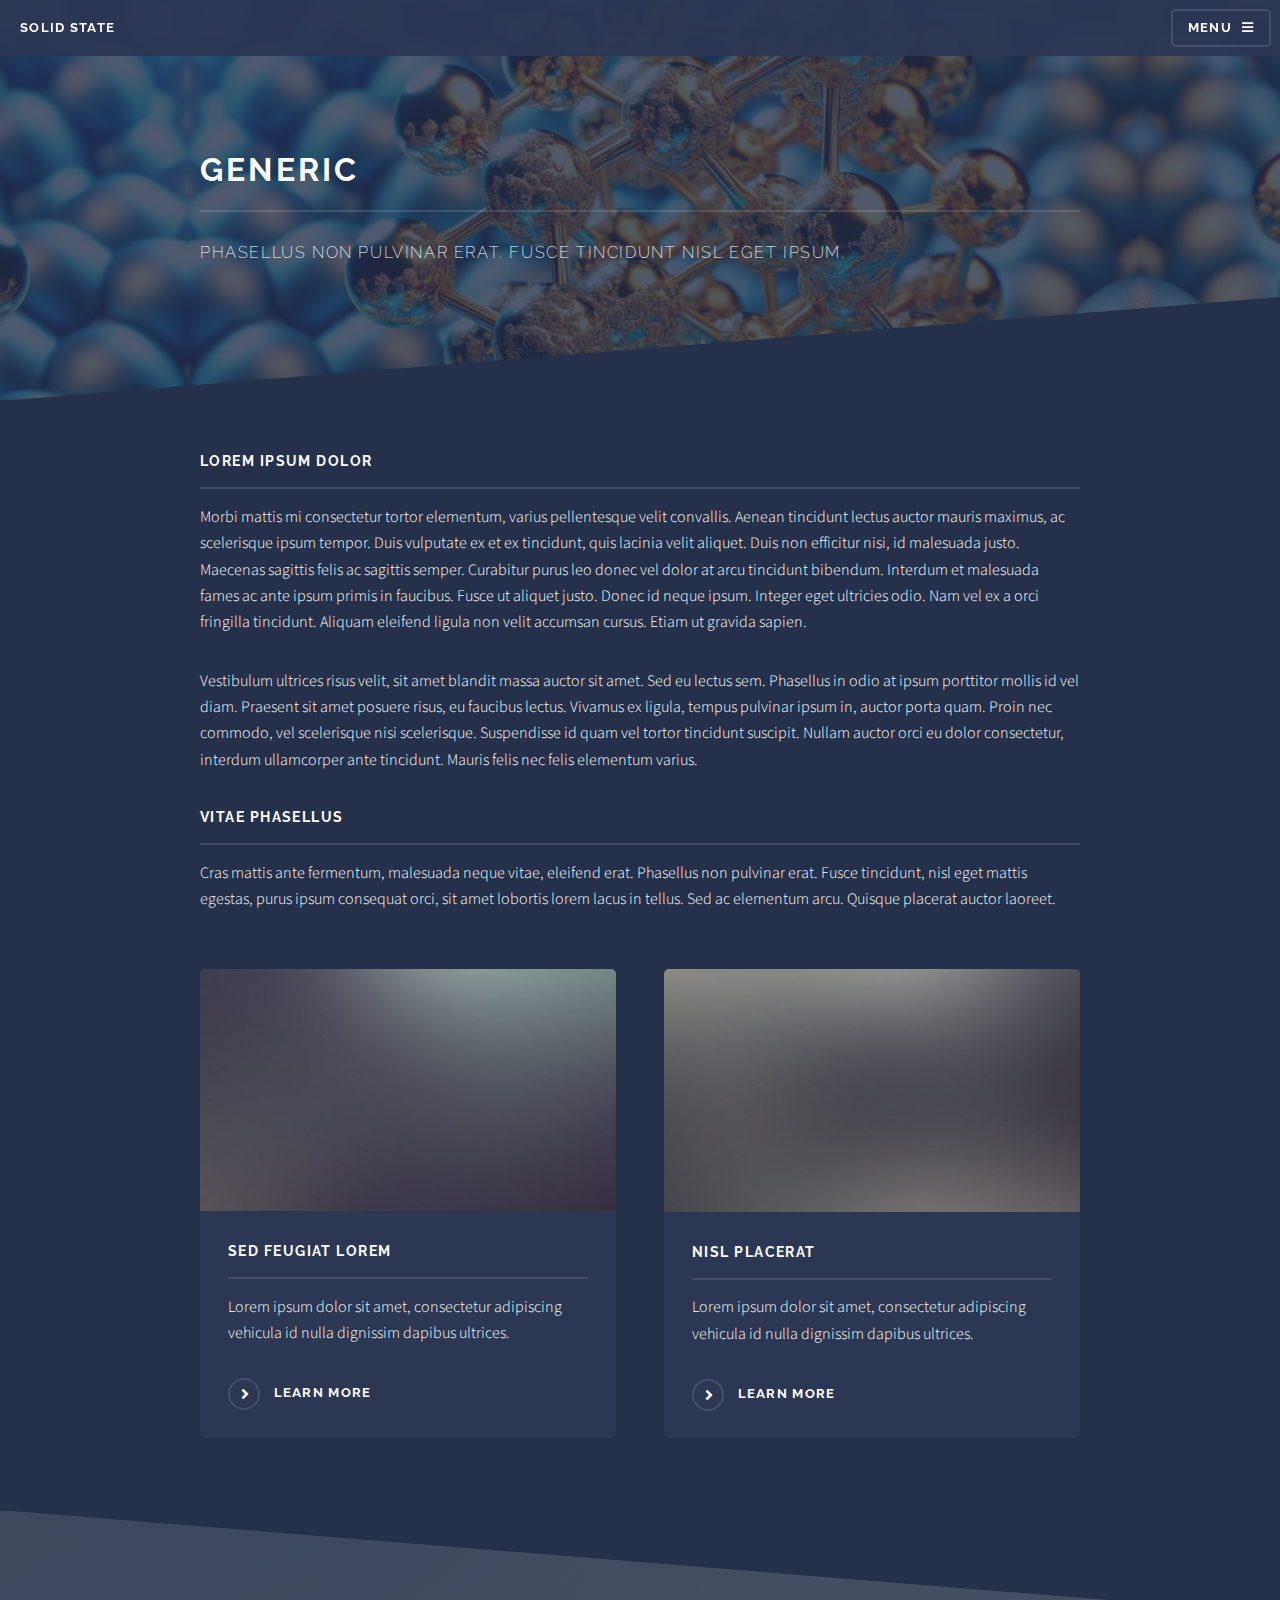
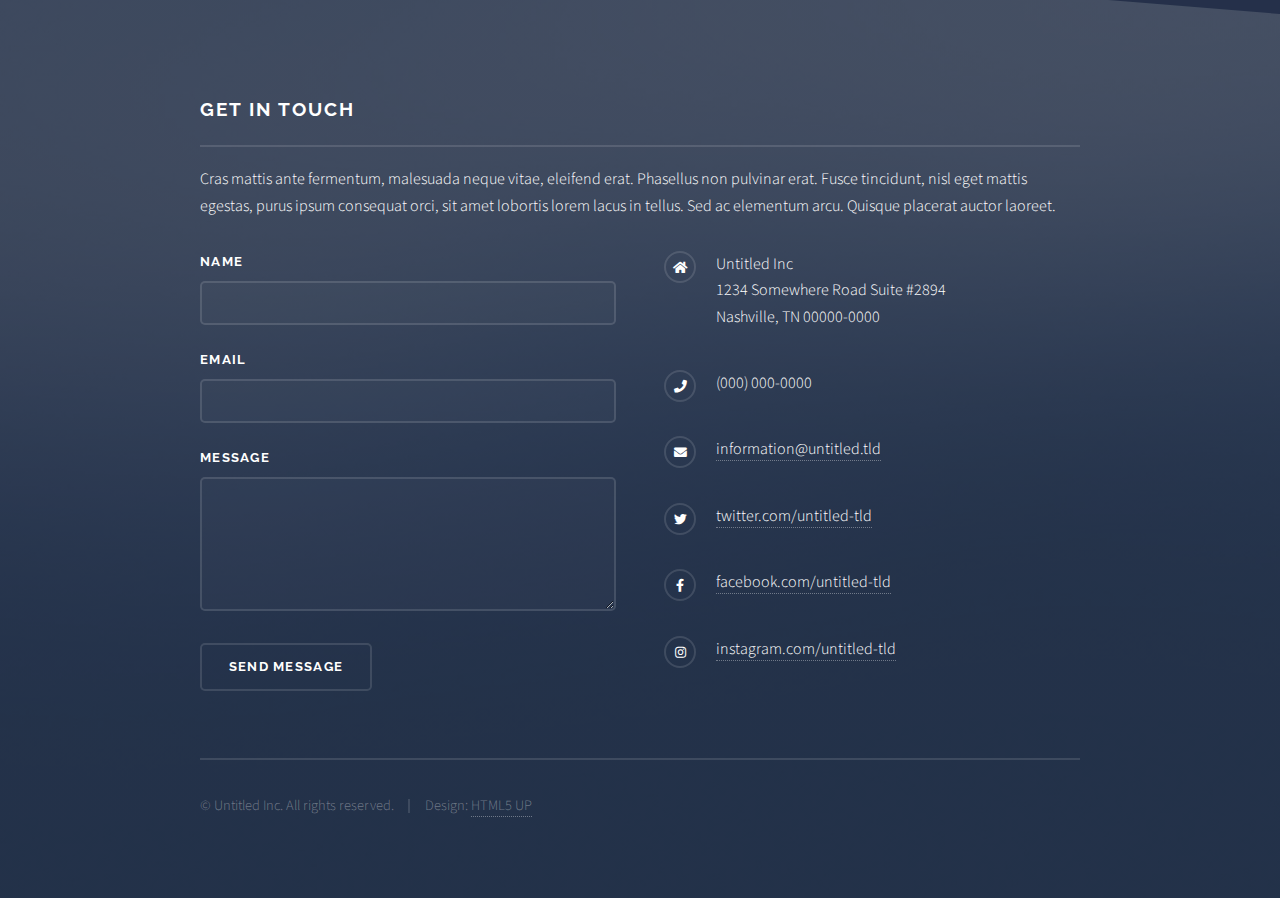
<file: generic.html>
<!DOCTYPE HTML>
<!--
	Solid State by HTML5 UP
	html5up.net | @ajlkn
	Free for personal and commercial use under the CCA 3.0 license (html5up.net/license)
-->
<html>
	<head>
		<title>Generic - Solid State by HTML5 UP</title>
		<meta charset="utf-8" />
		<meta name="viewport" content="width=device-width, initial-scale=1, user-scalable=no" />
		<link rel="stylesheet" href="assets/css/main.css" />
		<noscript><link rel="stylesheet" href="assets/css/noscript.css" /></noscript>
	</head>
	<body class="is-preload">

		<!-- Page Wrapper -->
			<div id="page-wrapper">

				<!-- Header -->
					<header id="header">
						<h1><a href="index.html">Solid State</a></h1>
						<nav>
							<a href="#menu">Menu</a>
						</nav>
					</header>

				<!-- Menu -->
					<nav id="menu">
						<div class="inner">
							<h2>Menu</h2>
							<ul class="links">
								<li><a href="index.html">Home</a></li>
								<li><a href="generic.html">Generic</a></li>
								<li><a href="elements.html">Elements</a></li>
								<li><a href="#">Log In</a></li>
								<li><a href="#">Sign Up</a></li>
							</ul>
							<a href="#" class="close">Close</a>
						</div>
					</nav>

				<!-- Wrapper -->
					<section id="wrapper">
						<header>
							<div class="inner">
								<h2>Generic</h2>
								<p>Phasellus non pulvinar erat. Fusce tincidunt nisl eget ipsum.</p>
							</div>
						</header>

						<!-- Content -->
							<div class="wrapper">
								<div class="inner">

									<h3 class="major">Lorem ipsum dolor</h3>
									<p>Morbi mattis mi consectetur tortor elementum, varius pellentesque velit convallis. Aenean tincidunt lectus auctor mauris maximus, ac scelerisque ipsum tempor. Duis vulputate ex et ex tincidunt, quis lacinia velit aliquet. Duis non efficitur nisi, id malesuada justo. Maecenas sagittis felis ac sagittis semper. Curabitur purus leo donec vel dolor at arcu tincidunt bibendum. Interdum et malesuada fames ac ante ipsum primis in faucibus. Fusce ut aliquet justo. Donec id neque ipsum. Integer eget ultricies odio. Nam vel ex a orci fringilla tincidunt. Aliquam eleifend ligula non velit accumsan cursus. Etiam ut gravida sapien.</p>

									<p>Vestibulum ultrices risus velit, sit amet blandit massa auctor sit amet. Sed eu lectus sem. Phasellus in odio at ipsum porttitor mollis id vel diam. Praesent sit amet posuere risus, eu faucibus lectus. Vivamus ex ligula, tempus pulvinar ipsum in, auctor porta quam. Proin nec commodo, vel scelerisque nisi scelerisque. Suspendisse id quam vel tortor tincidunt suscipit. Nullam auctor orci eu dolor consectetur, interdum ullamcorper ante tincidunt. Mauris felis nec felis elementum varius.</p>

									<h3 class="major">Vitae phasellus</h3>
									<p>Cras mattis ante fermentum, malesuada neque vitae, eleifend erat. Phasellus non pulvinar erat. Fusce tincidunt, nisl eget mattis egestas, purus ipsum consequat orci, sit amet lobortis lorem lacus in tellus. Sed ac elementum arcu. Quisque placerat auctor laoreet.</p>

									<section class="features">
										<article>
											<a href="#" class="image"><img src="images/pic04.jpg" alt="" /></a>
											<h3 class="major">Sed feugiat lorem</h3>
											<p>Lorem ipsum dolor sit amet, consectetur adipiscing vehicula id nulla dignissim dapibus ultrices.</p>
											<a href="#" class="special">Learn more</a>
										</article>
										<article>
											<a href="#" class="image"><img src="images/pic05.jpg" alt="" /></a>
											<h3 class="major">Nisl placerat</h3>
											<p>Lorem ipsum dolor sit amet, consectetur adipiscing vehicula id nulla dignissim dapibus ultrices.</p>
											<a href="#" class="special">Learn more</a>
										</article>
									</section>

								</div>
							</div>

					</section>

				<!-- Footer -->
					<section id="footer">
						<div class="inner">
							<h2 class="major">Get in touch</h2>
							<p>Cras mattis ante fermentum, malesuada neque vitae, eleifend erat. Phasellus non pulvinar erat. Fusce tincidunt, nisl eget mattis egestas, purus ipsum consequat orci, sit amet lobortis lorem lacus in tellus. Sed ac elementum arcu. Quisque placerat auctor laoreet.</p>
							<form method="post" action="#">
								<div class="fields">
									<div class="field">
										<label for="name">Name</label>
										<input type="text" name="name" id="name" />
									</div>
									<div class="field">
										<label for="email">Email</label>
										<input type="email" name="email" id="email" />
									</div>
									<div class="field">
										<label for="message">Message</label>
										<textarea name="message" id="message" rows="4"></textarea>
									</div>
								</div>
								<ul class="actions">
									<li><input type="submit" value="Send Message" /></li>
								</ul>
							</form>
							<ul class="contact">
								<li class="icon solid fa-home">
									Untitled Inc<br />
									1234 Somewhere Road Suite #2894<br />
									Nashville, TN 00000-0000
								</li>
								<li class="icon solid fa-phone">(000) 000-0000</li>
								<li class="icon solid fa-envelope"><a href="#">information@untitled.tld</a></li>
								<li class="icon brands fa-twitter"><a href="#">twitter.com/untitled-tld</a></li>
								<li class="icon brands fa-facebook-f"><a href="#">facebook.com/untitled-tld</a></li>
								<li class="icon brands fa-instagram"><a href="#">instagram.com/untitled-tld</a></li>
							</ul>
							<ul class="copyright">
								<li>&copy; Untitled Inc. All rights reserved.</li><li>Design: <a href="http://html5up.net">HTML5 UP</a></li>
							</ul>
						</div>
					</section>

			</div>

		<!-- Scripts -->
			<script src="assets/js/jquery.min.js"></script>
			<script src="assets/js/jquery.scrollex.min.js"></script>
			<script src="assets/js/browser.min.js"></script>
			<script src="assets/js/breakpoints.min.js"></script>
			<script src="assets/js/util.js"></script>
			<script src="assets/js/main.js"></script>

	</body>
</html>
</file>
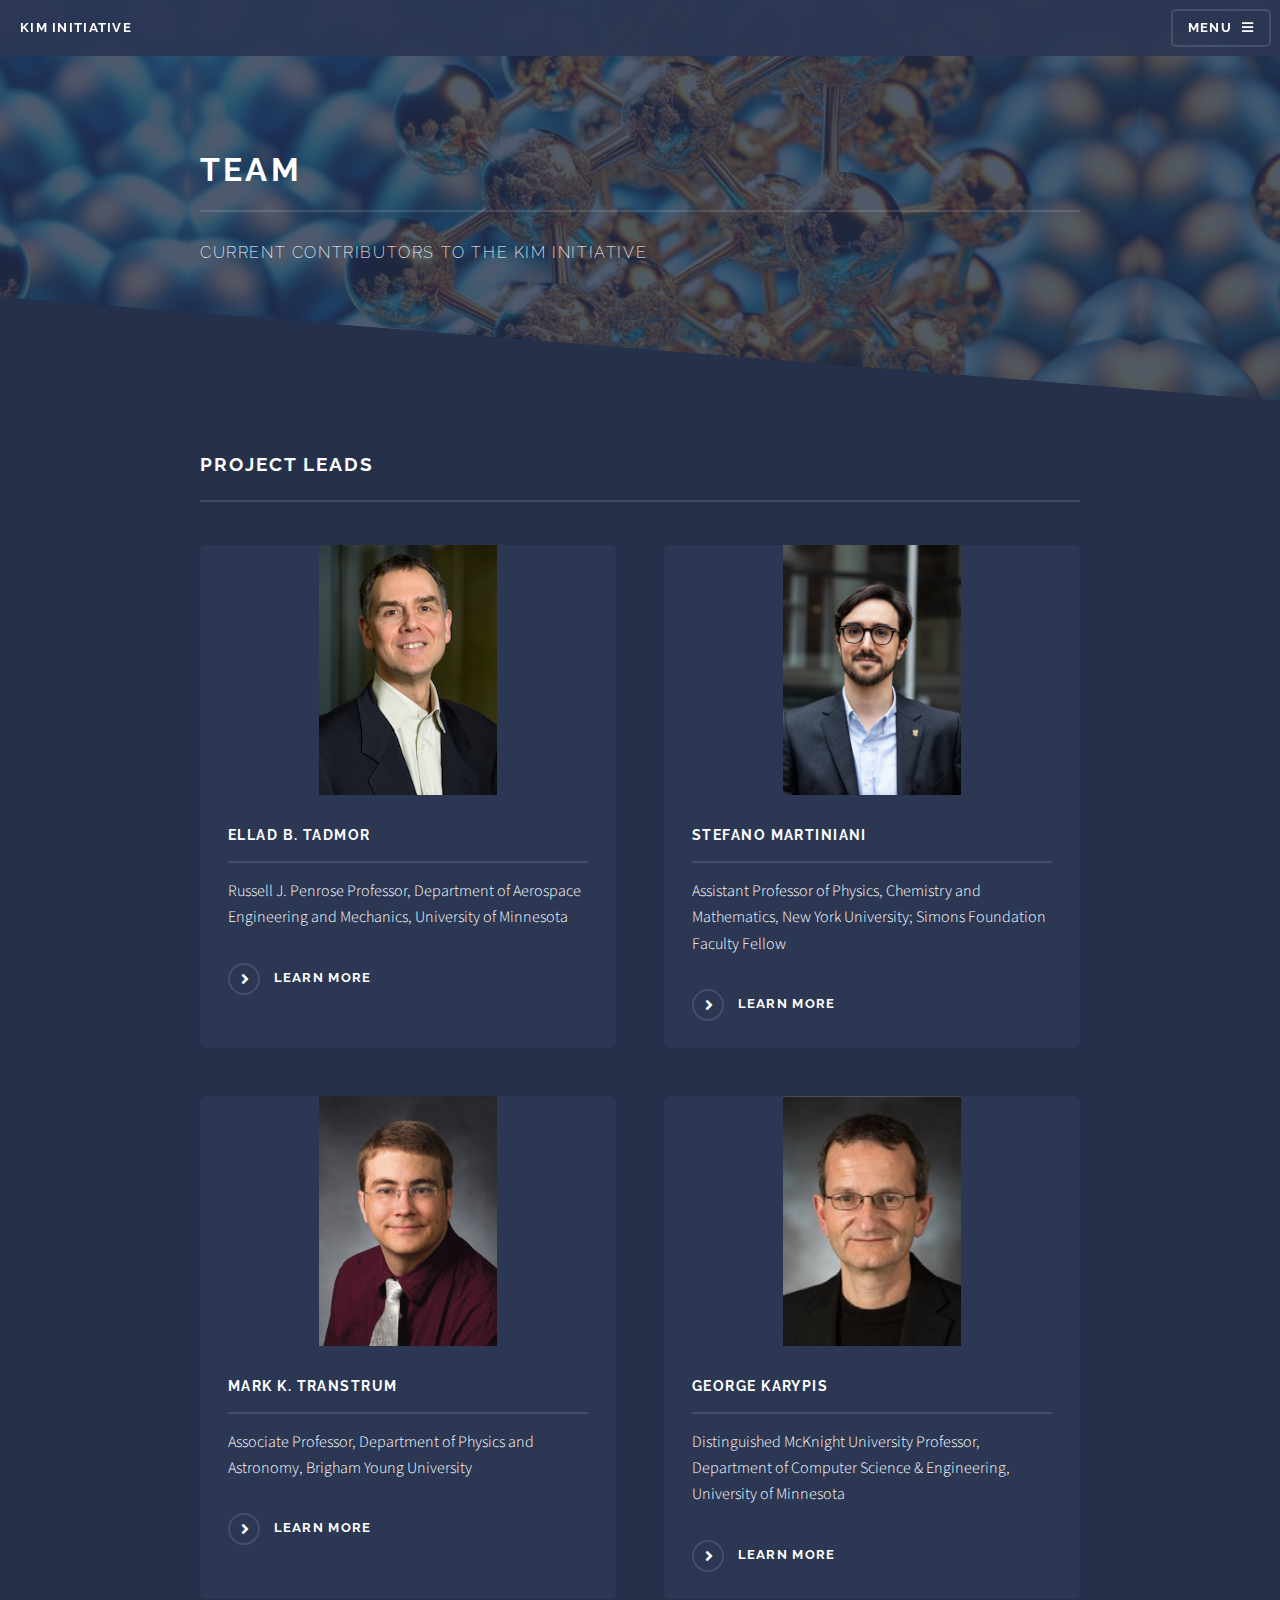
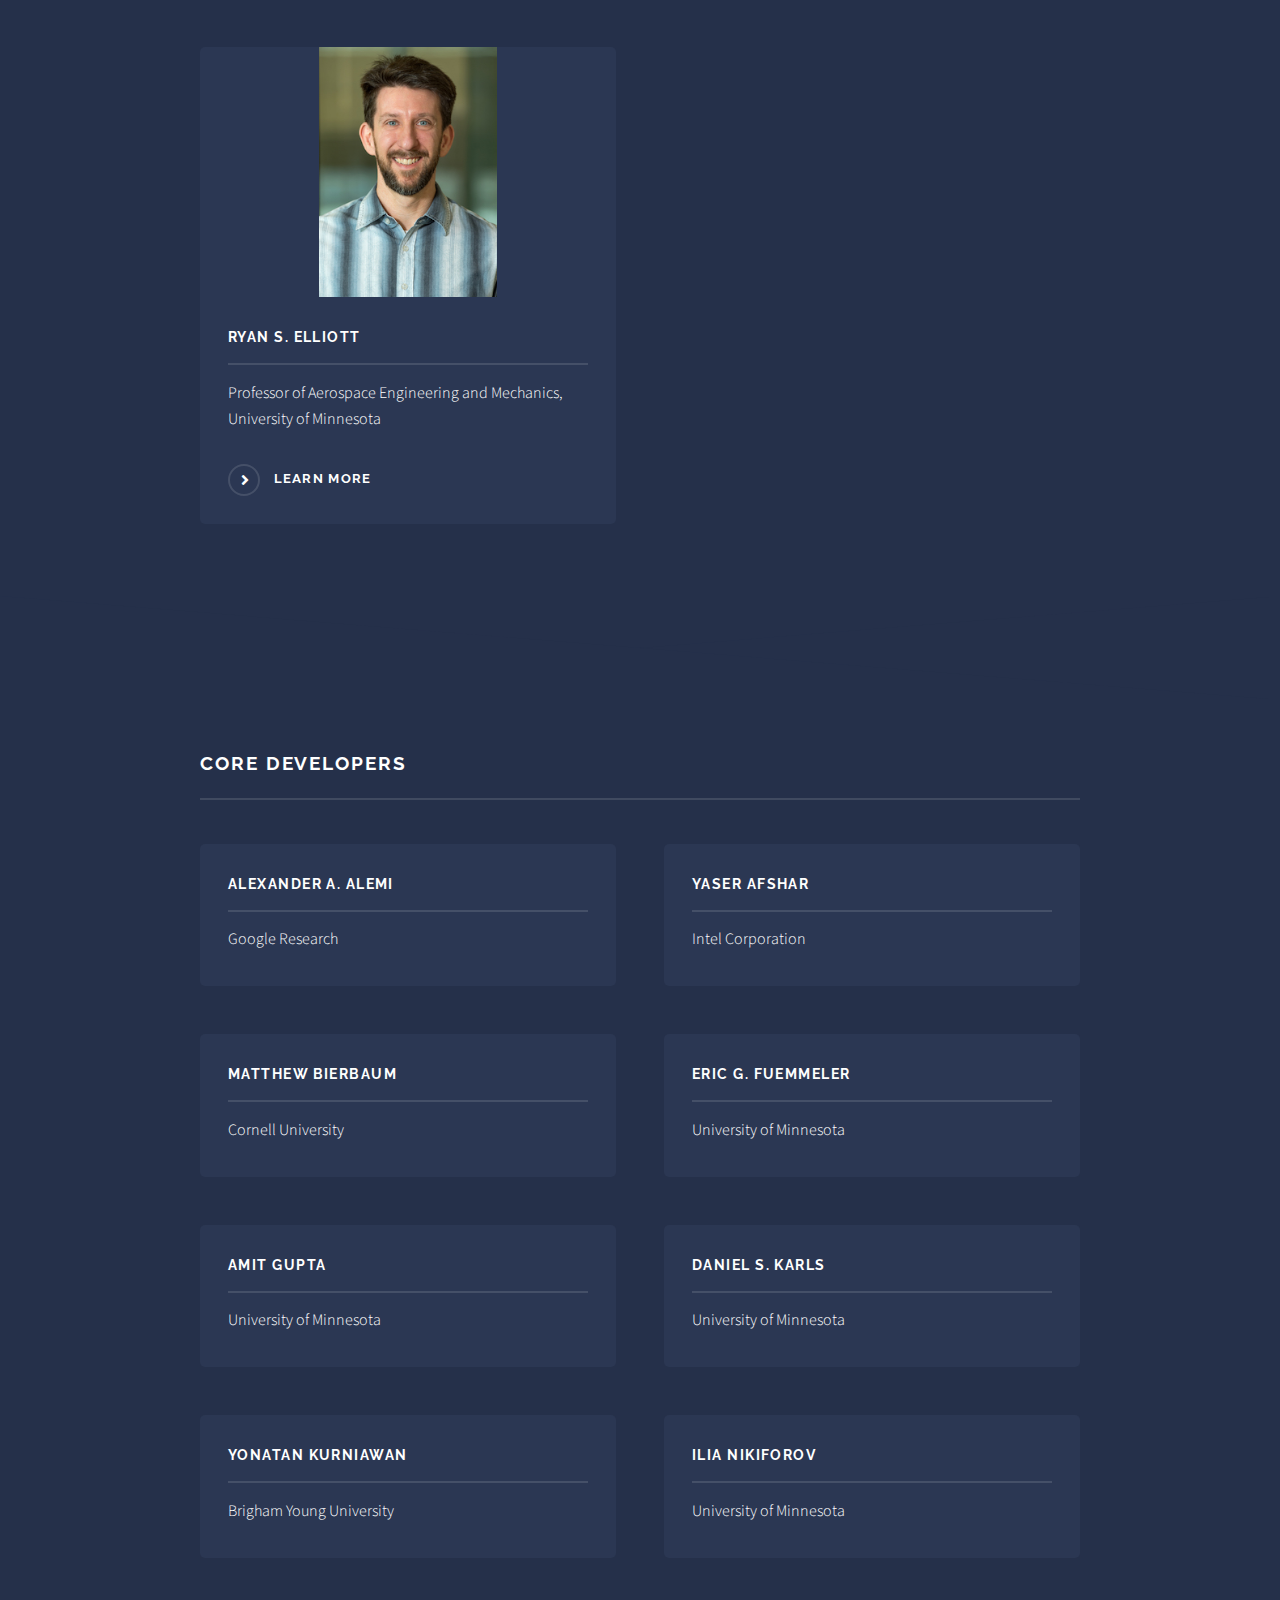
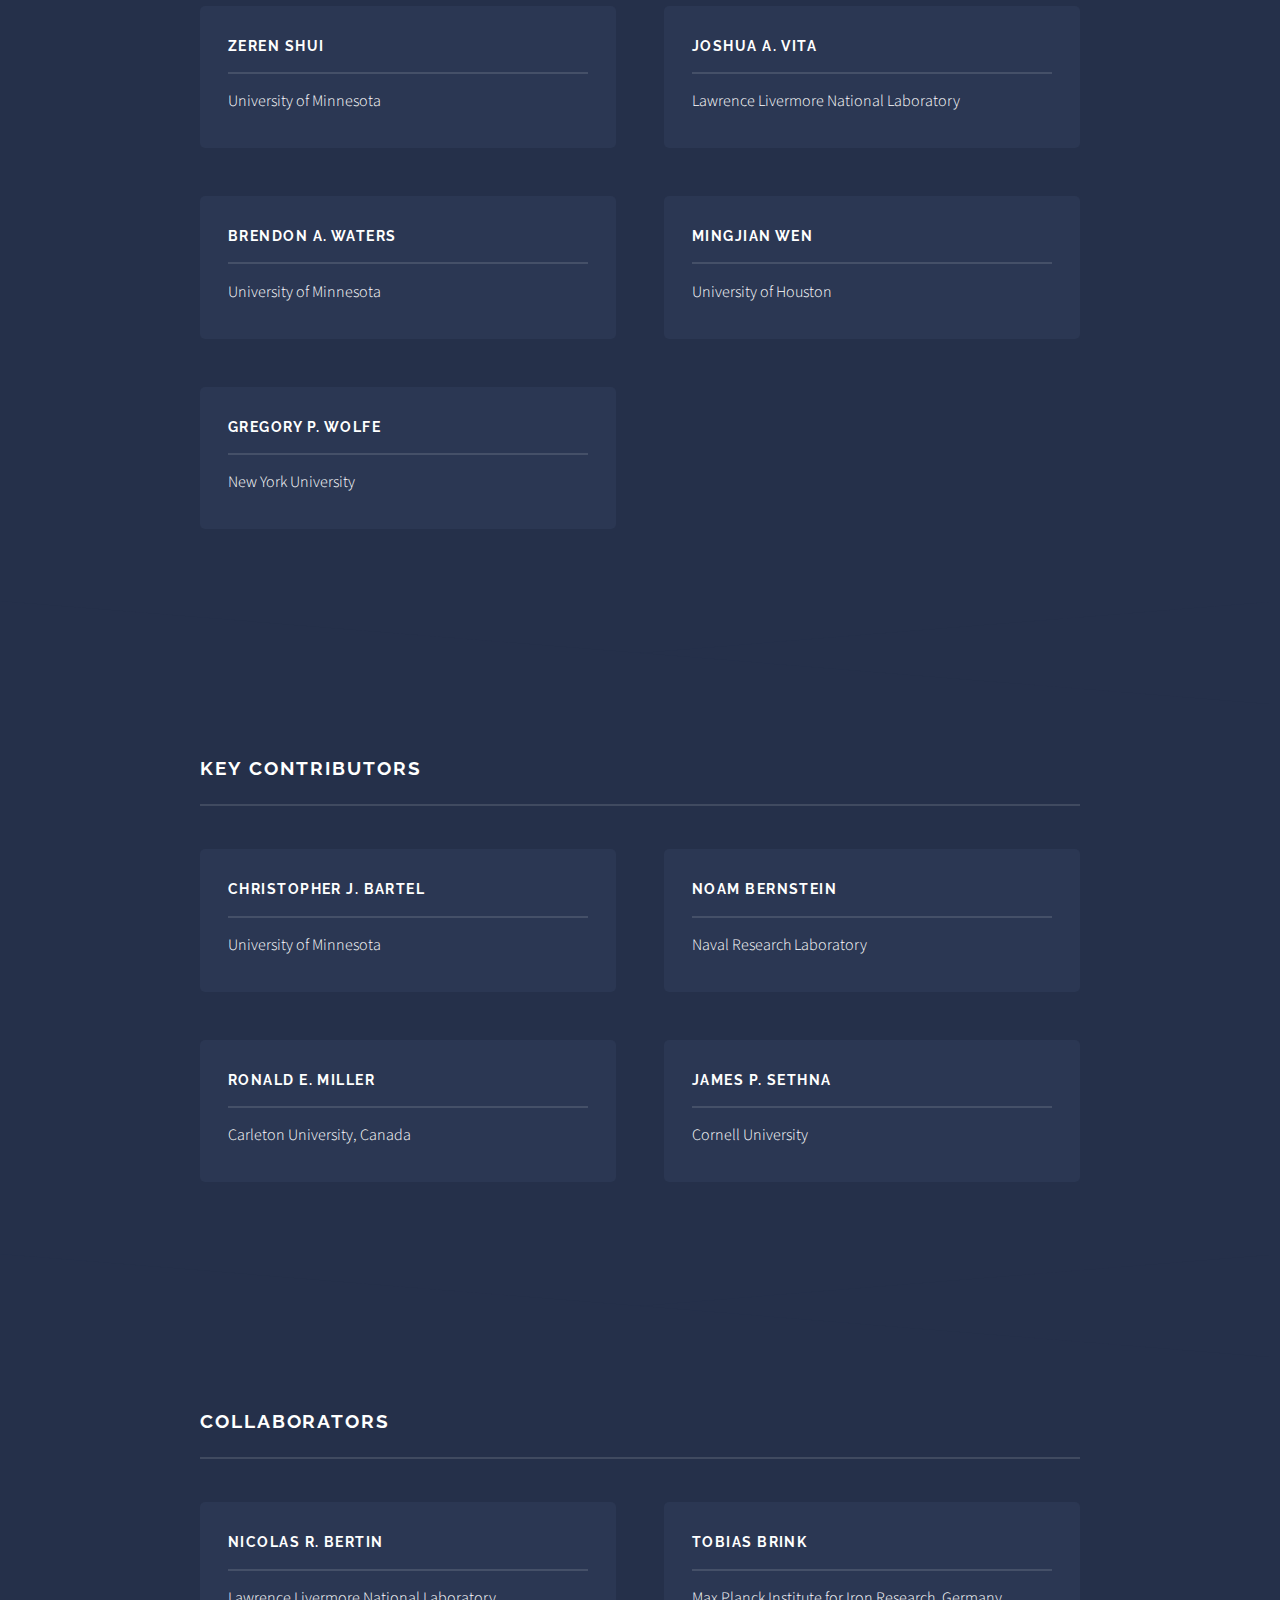
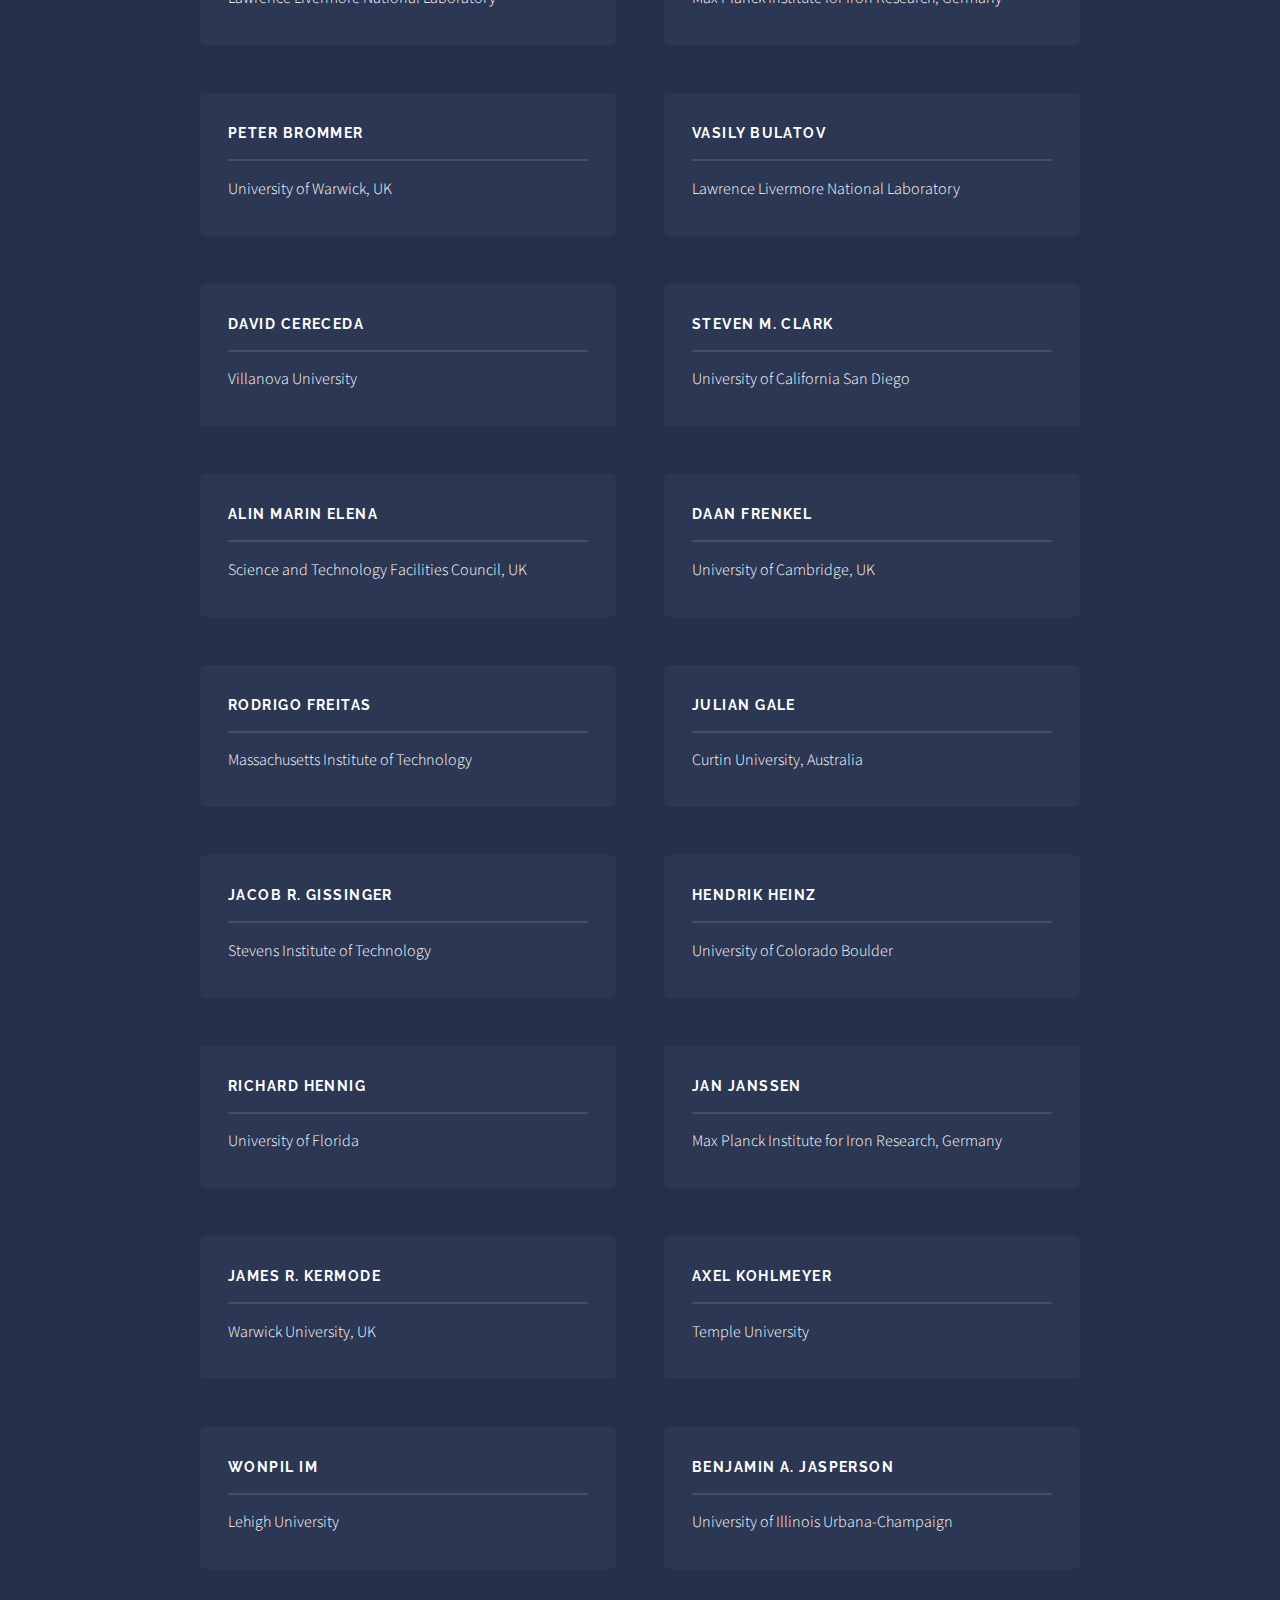
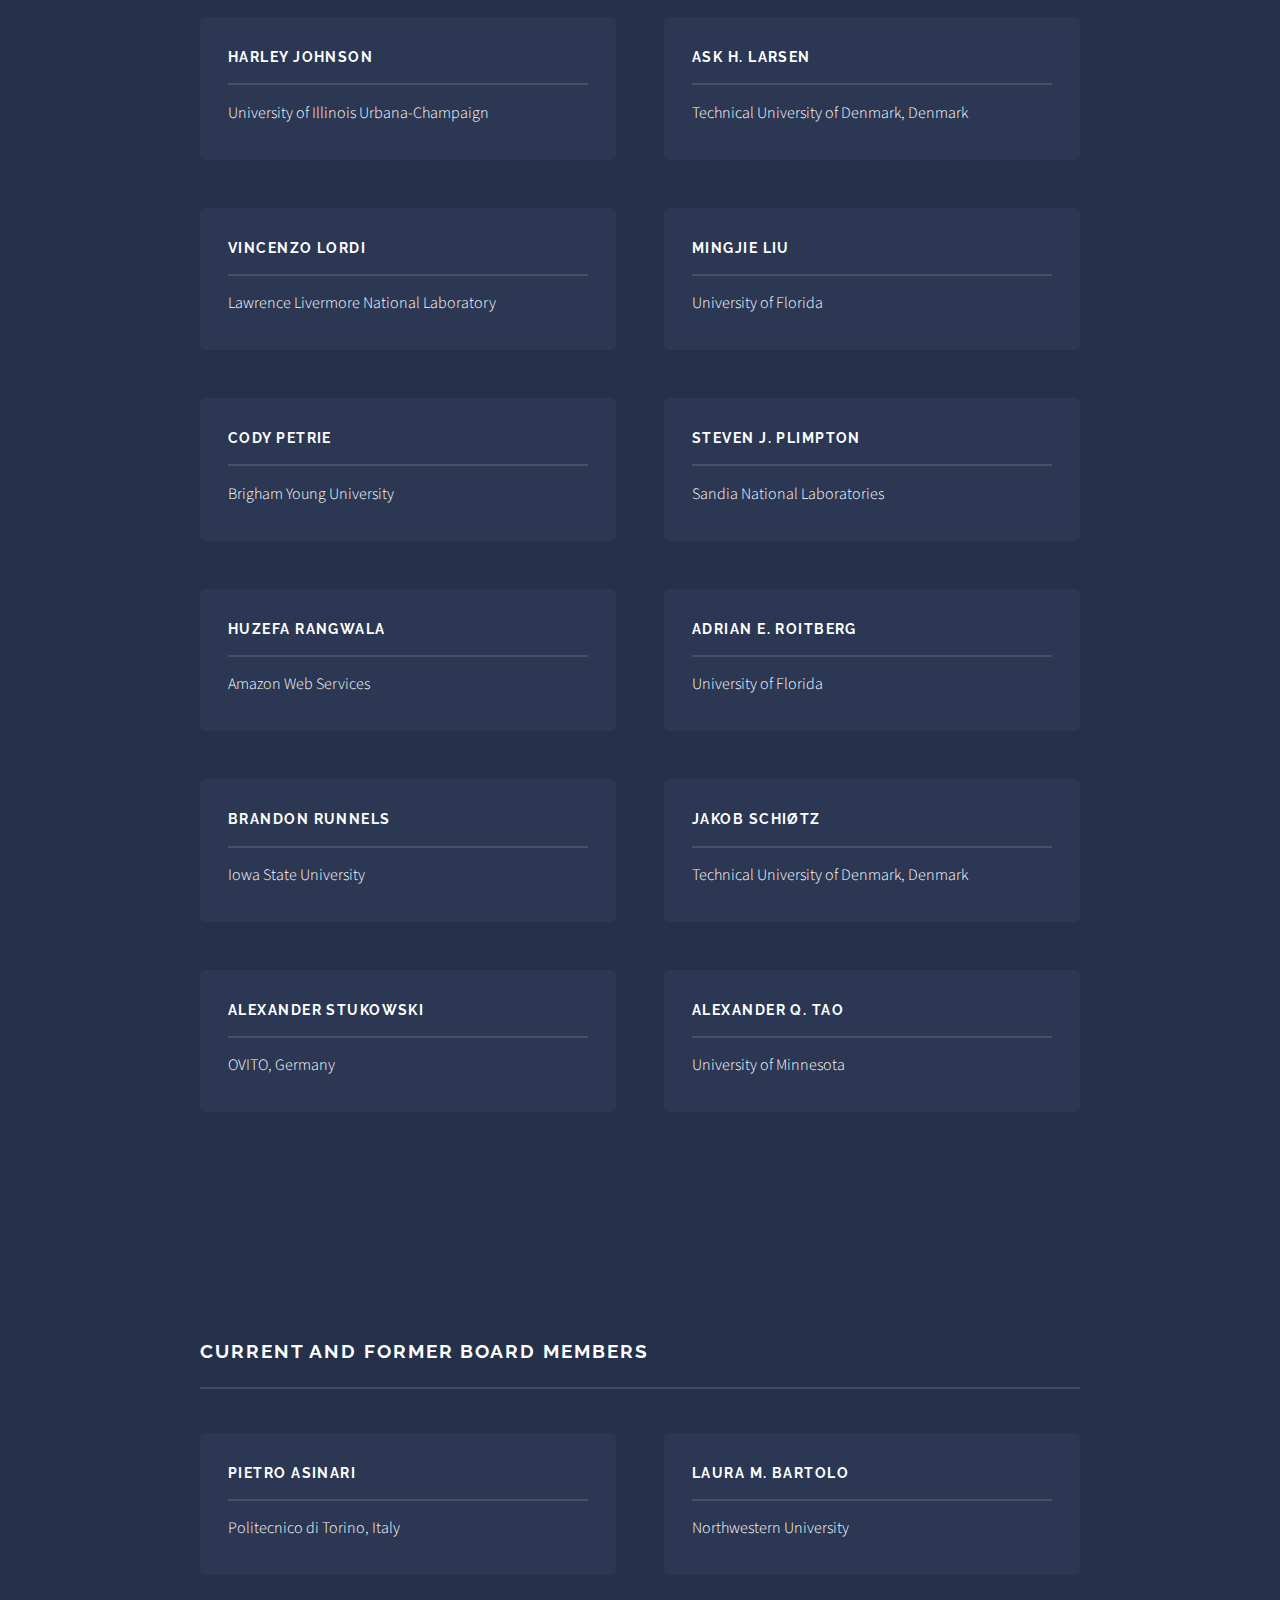
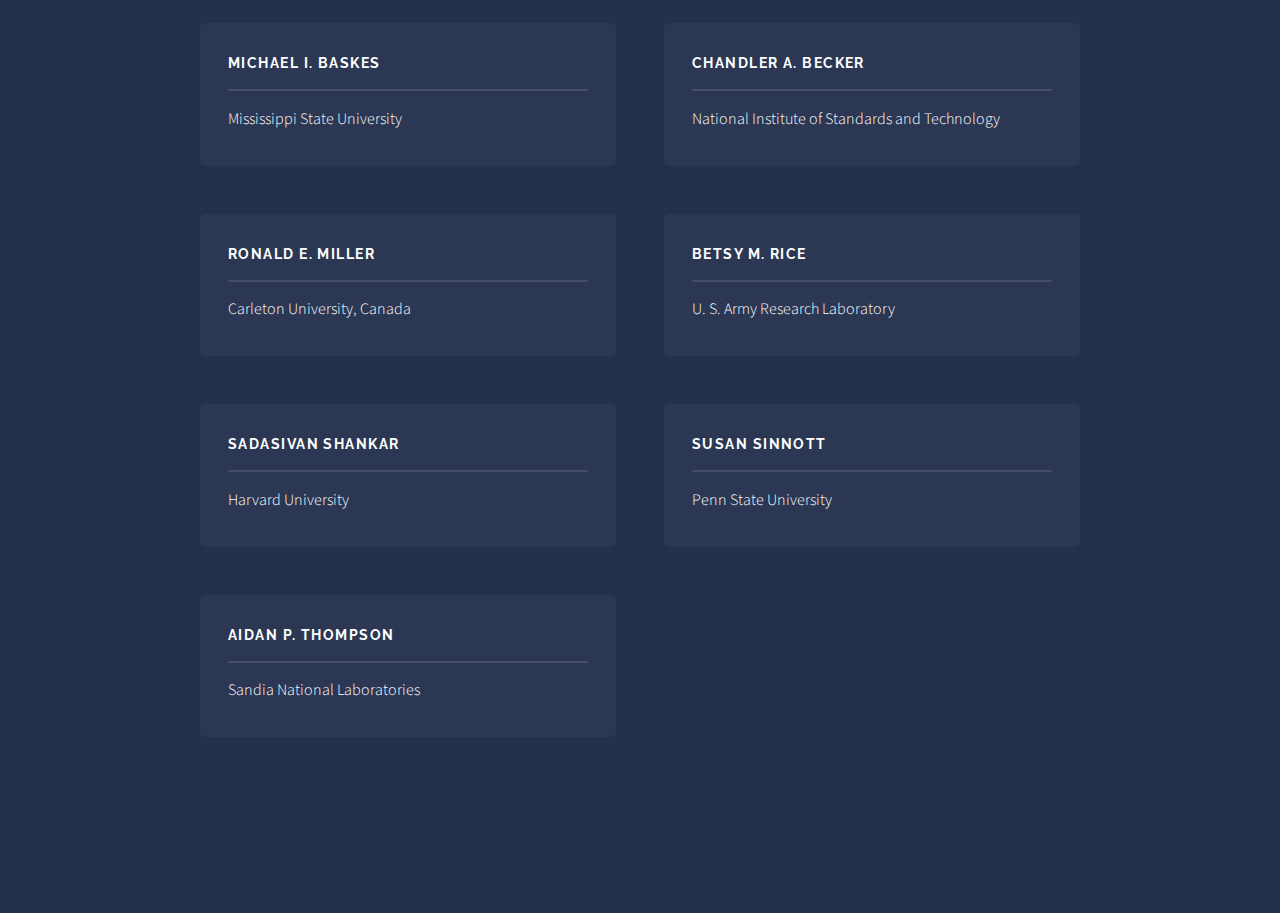
<file: team.html>
<!DOCTYPE HTML>
<!--
	Solid State by HTML5 UP
	html5up.net | @ajlkn
	Free for personal and commercial use under the CCA 3.0 license (html5up.net/license)
-->
<html>

<head>
    <title>KIM INITIATIVE</title>
    <meta charset="utf-8" />
    <meta name="viewport" content="width=device-width, initial-scale=1, user-scalable=no" />
    <link rel="stylesheet" href="assets/css/main.css" />
    <noscript>
        <link rel="stylesheet" href="assets/css/noscript.css" />
    </noscript>
</head>

<body class="is-preload">

    <!-- Page Wrapper -->
    <div id="page-wrapper">

        <!-- Header -->
        <header id="header">
            <h1><a href="index.html">KIM INITIATIVE</a></h1>
            <nav>
                <a href="#menu">Menu</a>
            </nav>
        </header>

        <!-- Menu -->
        <nav id="menu">
            <div class="inner">
                <h2>Menu</h2>
                <ul class="links">
                    <li><a href="index.html">Home</a></li>
                    <li><a href="team.html">Team</a></li>
                    <li><a href="about.html">About</a></li>

                </ul>
                <a href="#" class="close">Close</a>
            </div>
        </nav>


        <!-- Wrapper -->
        <section id="wrapper">
            <header>
                <div class="inner">
                    <h2>Team</h2>
                    <p>Current contributors to the KIM Initiative</p>
                </div>
            </header>

            <!-- Content -->

            <div class="wrapper alt">

                <section id="wrapper" class="wrapper alt style1">
                    <div class="inner">
                        <h2 class="major">Project Leads</h2>
                        <!--<p>Current contributors to the KIM Initiative</p>-->
                        <section class="features">
                            <article>
                                <span class="image portrait"><img src="images/ellad.jpg" alt="" /></span>
                                <h3 class="major">Ellad B. Tadmor</h3>
                                <p>Russell J. Penrose Professor, Department of Aerospace
                                    Engineering and Mechanics, University of Minnesota</p>
                                <a href="https://dept.aem.umn.edu/~tadmor/" class="special">Learn more</a>
                            </article>
                            <article>
                                <span class="image portrait"><img src="images/stefano.png" alt="" /></span>
                                <h3 class="major">Stefano Martiniani</h3>
                                <p>Assistant Professor of Physics, Chemistry and Mathematics, New York University;
                                    Simons
                                    Foundation Faculty Fellow</p>
                                <a href="https://martinianilab.org/" class="special">Learn more</a>
                            </article>
                            <article>
                                <span class="image portrait"><img src="images/transtrum.jpg" alt="" /></span>
                                <h3 class="major">Mark K. Transtrum</h3>
                                <p>Associate Professor, Department of Physics and Astronomy, Brigham Young University
                                </p>
                                <a href="https://mktranstrum.github.io/" class="special">Learn more</a>
                            </article>
                            <article>
                                <span class="image portrait"><img src="images/george.png" alt="" /></span>
                                <h3 class="major">George Karypis</h3>
                                <p>Distinguished McKnight University Professor, Department of Computer Science &
                                    Engineering, University of Minnesota
                                </p>
                                <a href="https://cse.umn.edu/cs/george-karypis" class="special">Learn more</a>
                            </article>
                            <article>
                                <span class="image portrait"><img src="images/ryan.jpg" alt="" /></span>
                                <h3 class="major">Ryan S. Elliott</h3>
                                <p>Professor of Aerospace Engineering and Mechanics,
                                    University of Minnesota
                                </p>
                                <a href="https://cse.umn.edu/aem/ryan-s-elliott" class="special">Learn more</a>
                            </article>



                        </section>

                    </div>

                </section>
                <section id="wrapper" class="wrapper alt style1">
                    <div class="inner">
                        <h2 class="major">Core Developers</h2>
                        <!--<p>Current contributors to the KIM Initiative</p>-->
                        <section class="features">
                            <article>
                                <!--<a href="#" class="image"><img src="images/pic04.jpg" alt="" /></a>-->
                                <h3 class="major">Alexander A. Alemi</h3>
                                <p> Google Research</p>
                                <!--<a href="#" class="special">Learn more</a>-->
                            </article>
                            <article>
                                <!--<a href="#" class="image"><img src="images/pic04.jpg" alt="" /></a>-->
                                <h3 class="major">Yaser Afshar</h3>
                                <p> Intel Corporation</p>
                                <!--<a href="#" class="special">Learn more</a>-->
                            </article>
                            <article>
                                <!--<a href="#" class="image"><img src="images/pic04.jpg" alt="" /></a>-->
                                <h3 class="major">Matthew Bierbaum</h3>
                                <p> Cornell University</p>
                                <!--<a href="#" class="special">Learn more</a>-->
                            </article>
                            <article>
                                <!--<a href="#" class="image"><img src="images/pic04.jpg" alt="" /></a>-->
                                <h3 class="major">Eric G. Fuemmeler</h3>
                                <p> University of Minnesota</p>
                                <!--<a href="#" class="special">Learn more</a>-->
                            </article>
                            <article>
                                <!--<a href="#" class="image"><img src="images/pic04.jpg" alt="" /></a>-->
                                <h3 class="major">Amit Gupta</h3>
                                <p> University of Minnesota</p>
                                <!--<a href="#" class="special">Learn more</a>-->
                            </article>
                            <article>
                                <!--<a href="#" class="image"><img src="images/pic04.jpg" alt="" /></a>-->
                                <h3 class="major">Daniel S. Karls</h3>
                                <p> University of Minnesota</p>
                                <!--<a href="#" class="special">Learn more</a>-->
                            </article>
                            <article>
                                <!--<a href="#" class="image"><img src="images/pic04.jpg" alt="" /></a>-->
                                <h3 class="major">Yonatan Kurniawan</h3>
                                <p> Brigham Young University</p>
                                <!--<a href="#" class="special">Learn more</a>-->
                            </article>
                            <article>
                                <!--<a href="#" class="image"><img src="images/pic04.jpg" alt="" /></a>-->
                                <h3 class="major">Ilia Nikiforov</h3>
                                <p> University of Minnesota</p>
                                <!--<a href="#" class="special">Learn more</a>-->
                            </article>
                            <article>
                                <!--<a href="#" class="image"><img src="images/pic04.jpg" alt="" /></a>-->
                                <h3 class="major">Zeren Shui</h3>
                                <p> University of Minnesota</p>
                                <!--<a href="#" class="special">Learn more</a>-->
                            </article>
                            <article>
                                <!--<a href="#" class="image"><img src="images/pic04.jpg" alt="" /></a>-->
                                <h3 class="major">Joshua A. Vita</h3>
                                <p> Lawrence Livermore National Laboratory</p>
                                <!--<a href="#" class="special">Learn more</a>-->
                            </article>
                            <article>
                                <!--<a href="#" class="image"><img src="images/pic04.jpg" alt="" /></a>-->
                                <h3 class="major">Brendon A. Waters</h3>
                                <p> University of Minnesota</p>
                                <!--<a href="#" class="special">Learn more</a>-->
                            </article>
                            <article>
                                <!--<a href="#" class="image"><img src="images/pic04.jpg" alt="" /></a>-->
                                <h3 class="major">Mingjian Wen</h3>
                                <p> University of Houston</p>
                                <!--<a href="#" class="special">Learn more</a>-->
                            </article>
                            <article>
                                <!--<a href="#" class="image"><img src="images/pic04.jpg" alt="" /></a>-->
                                <h3 class="major">Gregory P. Wolfe</h3>
                                <p> New York University</p>
                                <!--<a href="#" class="special">Learn more</a>-->
                            </article>
                        </section>

                    </div>

                </section>
                <section id="wrapper" class="wrapper alt style1">
                    <div class="inner">
                        <h2 class="major">Key Contributors</h2>
                        <!--<p>Current contributors to the KIM Initiative</p>-->
                        <section class="features">
                            <article>
                                <!--<a href="#" class="image"><img src="images/pic04.jpg" alt="" /></a>-->
                                <h3 class="major">Christopher J. Bartel</h3>
                                <p> University of Minnesota</p>
                                <!--<a href="#" class="special">Learn more</a>-->
                            </article>
                            <article>
                                <!--<a href="#" class="image"><img src="images/pic04.jpg" alt="" /></a>-->
                                <h3 class="major">Noam Bernstein</h3>
                                <p> Naval Research Laboratory</p>
                                <!--<a href="#" class="special">Learn more</a>-->
                            </article>
                            <article>
                                <!--<a href="#" class="image"><img src="images/pic04.jpg" alt="" /></a>-->
                                <h3 class="major">Ronald E. Miller</h3>
                                <p> Carleton University, Canada</p>
                                <!--<a href="#" class="special">Learn more</a>-->
                            </article>
                            <article>
                                <!--<a href="#" class="image"><img src="images/pic04.jpg" alt="" /></a>-->
                                <h3 class="major">James P. Sethna</h3>
                                <p> Cornell University</p>
                                <!--<a href="#" class="special">Learn more</a>-->
                            </article>
                        </section>

                    </div>

                </section>

                <section id="wrapper" class="wrapper alt style1">
                    <div class="inner">
                        <h2 class="major">Collaborators</h2>
                        <!--<p>Current contributors to the KIM Initiative</p>-->
                        <section class="features">
                            <article>
                                <!--<a href="#" class="image"><img src="images/pic04.jpg" alt="" /></a>-->
                                <h3 class="major">Nicolas R. Bertin</h3>
                                <p> Lawrence Livermore National Laboratory</p>
                                <!--<a href="#" class="special">Learn more</a>-->
                            </article>
                            <article>
                                <!--<a href="#" class="image"><img src="images/pic04.jpg" alt="" /></a>-->
                                <h3 class="major">Tobias Brink</h3>
                                <p> Max Planck Institute for Iron Research, Germany</p>
                                <!--<a href="#" class="special">Learn more</a>-->
                            </article>
                            <article>
                                <!--<a href="#" class="image"><img src="images/pic04.jpg" alt="" /></a>-->
                                <h3 class="major">Peter Brommer</h3>
                                <p> University of Warwick, UK</p>
                                <!--<a href="#" class="special">Learn more</a>-->
                            </article>
                            <article>
                                <!--<a href="#" class="image"><img src="images/pic04.jpg" alt="" /></a>-->
                                <h3 class="major">Vasily Bulatov</h3>
                                <p> Lawrence Livermore National Laboratory</p>
                                <!--<a href="#" class="special">Learn more</a>-->
                            </article>
                            <article>
                                <!--<a href="#" class="image"><img src="images/pic04.jpg" alt="" /></a>-->
                                <h3 class="major">David Cereceda</h3>
                                <p> Villanova University</p>
                                <!--<a href="#" class="special">Learn more</a>-->
                            </article>
                            <article>
                                <!--<a href="#" class="image"><img src="images/pic04.jpg" alt="" /></a>-->
                                <h3 class="major">Steven M. Clark</h3>
                                <p> University of California San Diego</p>
                                <!--<a href="#" class="special">Learn more</a>-->
                            </article>
                            <article>
                                <!--<a href="#" class="image"><img src="images/pic04.jpg" alt="" /></a>-->
                                <h3 class="major">Alin Marin Elena</h3>
                                <p> Science and Technology Facilities Council, UK</p>
                                <!--<a href="#" class="special">Learn more</a>-->
                            </article>
                            <article>
                                <!--<a href="#" class="image"><img src="images/pic04.jpg" alt="" /></a>-->
                                <h3 class="major">Daan Frenkel</h3>
                                <p> University of Cambridge, UK</p>
                                <!--<a href="#" class="special">Learn more</a>-->
                            </article>
                            <article>
                                <!--<a href="#" class="image"><img src="images/pic04.jpg" alt="" /></a>-->
                                <h3 class="major">Rodrigo Freitas</h3>
                                <p> Massachusetts Institute of Technology</p>
                                <!--<a href="#" class="special">Learn more</a>-->
                            </article>
                            <article>
                                <!--<a href="#" class="image"><img src="images/pic04.jpg" alt="" /></a>-->
                                <h3 class="major">Julian Gale</h3>
                                <p> Curtin University, Australia</p>
                                <!--<a href="#" class="special">Learn more</a>-->
                            </article>
                            <article>
                                <!--<a href="#" class="image"><img src="images/pic04.jpg" alt="" /></a>-->
                                <h3 class="major">Jacob R. Gissinger</h3>
                                <p> Stevens Institute of Technology</p>
                                <!--<a href="#" class="special">Learn more</a>-->
                            </article>
                            <article>
                                <!--<a href="#" class="image"><img src="images/pic04.jpg" alt="" /></a>-->
                                <h3 class="major">Hendrik Heinz</h3>
                                <p> University of Colorado Boulder</p>
                                <!--<a href="#" class="special">Learn more</a>-->
                            </article>
                            <article>
                                <!--<a href="#" class="image"><img src="images/pic04.jpg" alt="" /></a>-->
                                <h3 class="major">Richard Hennig</h3>
                                <p> University of Florida</p>
                                <!--<a href="#" class="special">Learn more</a>-->
                            </article>
                            <article>
                                <!--<a href="#" class="image"><img src="images/pic04.jpg" alt="" /></a>-->
                                <h3 class="major">Jan Janssen</h3>
                                <p> Max Planck Institute for Iron Research, Germany</p>
                                <!--<a href="#" class="special">Learn more</a>-->
                            </article>
                            <article>
                                <!--<a href="#" class="image"><img src="images/pic04.jpg" alt="" /></a>-->
                                <h3 class="major">James R. Kermode</h3>
                                <p> Warwick University, UK</p>
                                <!--<a href="#" class="special">Learn more</a>-->
                            </article>
                            <article>
                                <!--<a href="#" class="image"><img src="images/pic04.jpg" alt="" /></a>-->
                                <h3 class="major">Axel Kohlmeyer</h3>
                                <p> Temple University</p>
                                <!--<a href="#" class="special">Learn more</a>-->
                            </article>
                            <article>
                                <!--<a href="#" class="image"><img src="images/pic04.jpg" alt="" /></a>-->
                                <h3 class="major">Wonpil Im</h3>
                                <p> Lehigh University</p>
                                <!--<a href="#" class="special">Learn more</a>-->
                            </article>
                            <article>
                                <!--<a href="#" class="image"><img src="images/pic04.jpg" alt="" /></a>-->
                                <h3 class="major">Benjamin A. Jasperson</h3>
                                <p> University of Illinois Urbana-Champaign</p>
                                <!--<a href="#" class="special">Learn more</a>-->
                            </article>
                            <article>
                                <!--<a href="#" class="image"><img src="images/pic04.jpg" alt="" /></a>-->
                                <h3 class="major">Harley Johnson</h3>
                                <p> University of Illinois Urbana-Champaign</p>
                                <!--<a href="#" class="special">Learn more</a>-->
                            </article>
                            <article>
                                <!--<a href="#" class="image"><img src="images/pic04.jpg" alt="" /></a>-->
                                <h3 class="major">Ask H. Larsen</h3>
                                <p> Technical University of Denmark, Denmark</p>
                                <!--<a href="#" class="special">Learn more</a>-->
                            </article>
                            <article>
                                <!--<a href="#" class="image"><img src="images/pic04.jpg" alt="" /></a>-->
                                <h3 class="major">Vincenzo Lordi</h3>
                                <p> Lawrence Livermore National Laboratory</p>
                                <!--<a href="#" class="special">Learn more</a>-->
                            </article>
                            <article>
                                <!--<a href="#" class="image"><img src="images/pic04.jpg" alt="" /></a>-->
                                <h3 class="major">Mingjie Liu</h3>
                                <p> University of Florida</p>
                                <!--<a href="#" class="special">Learn more</a>-->
                            </article>
                            <article>
                                <!--<a href="#" class="image"><img src="images/pic04.jpg" alt="" /></a>-->
                                <h3 class="major">Cody Petrie</h3>
                                <p> Brigham Young University</p>
                                <!--<a href="#" class="special">Learn more</a>-->
                            </article>
                            <article>
                                <!--<a href="#" class="image"><img src="images/pic04.jpg" alt="" /></a>-->
                                <h3 class="major">Steven J. Plimpton</h3>
                                <p> Sandia National Laboratories</p>
                                <!--<a href="#" class="special">Learn more</a>-->
                            </article>
                            <article>
                                <!--<a href="#" class="image"><img src="images/pic04.jpg" alt="" /></a>-->
                                <h3 class="major">Huzefa Rangwala</h3>
                                <p> Amazon Web Services</p>
                                <!--<a href="#" class="special">Learn more</a>-->
                            </article>
                            <article>
                                <!--<a href="#" class="image"><img src="images/pic04.jpg" alt="" /></a>-->
                                <h3 class="major">Adrian E. Roitberg</h3>
                                <p> University of Florida</p>
                                <!--<a href="#" class="special">Learn more</a>-->
                            </article>
                            <article>
                                <!--<a href="#" class="image"><img src="images/pic04.jpg" alt="" /></a>-->
                                <h3 class="major">Brandon Runnels</h3>
                                <p> Iowa State University</p>
                                <!--<a href="#" class="special">Learn more</a>-->
                            </article>
                            <article>
                                <!--<a href="#" class="image"><img src="images/pic04.jpg" alt="" /></a>-->
                                <h3 class="major">Jakob Schiøtz</h3>
                                <p> Technical University of Denmark, Denmark</p>
                                <!--<a href="#" class="special">Learn more</a>-->
                            </article>
                            <article>
                                <!--<a href="#" class="image"><img src="images/pic04.jpg" alt="" /></a>-->
                                <h3 class="major">Alexander Stukowski</h3>
                                <p> OVITO, Germany</p>
                                <!--<a href="#" class="special">Learn more</a>-->
                            </article>
                            <article>
                                <!--<a href="#" class="image"><img src="images/pic04.jpg" alt="" /></a>-->
                                <h3 class="major">Alexander Q. Tao</h3>
                                <p> University of Minnesota</p>
                                <!--<a href="#" class="special">Learn more</a>-->
                            </article>

                        </section>

                    </div>

                </section>
                <section id="wrapper" class="wrapper alt style1">
                    <div class="inner">
                        <h2 class="major">Current and Former Board Members</h2>
                        <!--<p>Current contributors to the KIM Initiative</p>-->
                        <section class="features">
                            <article>
                                <!--<a href="#" class="image"><img src="images/pic04.jpg" alt="" /></a>-->
                                <h3 class="major">Pietro Asinari</h3>
                                <p> Politecnico di Torino, Italy</p>
                                <!--<a href="#" class="special">Learn more</a>-->
                            </article>
                            <article>
                                <!--<a href="#" class="image"><img src="images/pic04.jpg" alt="" /></a>-->
                                <h3 class="major">Laura M. Bartolo</h3>
                                <p> Northwestern University</p>
                                <!--<a href="#" class="special">Learn more</a>-->
                            </article>
                            <article>
                                <!--<a href="#" class="image"><img src="images/pic04.jpg" alt="" /></a>-->
                                <h3 class="major">Michael I. Baskes</h3>
                                <p> Mississippi State University</p>
                                <!--<a href="#" class="special">Learn more</a>-->
                            </article>
                            <article>
                                <!--<a href="#" class="image"><img src="images/pic04.jpg" alt="" /></a>-->
                                <h3 class="major">Chandler A. Becker</h3>
                                <p> National Institute of Standards and Technology</p>
                                <!--<a href="#" class="special">Learn more</a>-->
                            </article>
                            <article>
                                <!--<a href="#" class="image"><img src="images/pic04.jpg" alt="" /></a>-->
                                <h3 class="major">Ronald E. Miller</h3>
                                <p> Carleton University, Canada</p>
                                <!--<a href="#" class="special">Learn more</a>-->
                            </article>
                            <article>
                                <!--<a href="#" class="image"><img src="images/pic04.jpg" alt="" /></a>-->
                                <h3 class="major">Betsy M. Rice</h3>
                                <p> U. S. Army Research Laboratory</p>
                                <!--<a href="#" class="special">Learn more</a>-->
                            </article>
                            <article>
                                <!--<a href="#" class="image"><img src="images/pic04.jpg" alt="" /></a>-->
                                <h3 class="major">Sadasivan Shankar</h3>
                                <p> Harvard University</p>
                                <!--<a href="#" class="special">Learn more</a>-->
                            </article>
                            <article>
                                <!--<a href="#" class="image"><img src="images/pic04.jpg" alt="" /></a>-->
                                <h3 class="major">Susan Sinnott</h3>
                                <p> Penn State University</p>
                                <!--<a href="#" class="special">Learn more</a>-->
                            </article>
                            <article>
                                <!--<a href="#" class="image"><img src="images/pic04.jpg" alt="" /></a>-->
                                <h3 class="major">Aidan P. Thompson</h3>
                                <p> Sandia National Laboratories</p>
                                <!--<a href="#" class="special">Learn more</a>-->
                            </article>
                        </section>

                    </div>

                </section>
            </div>
    </div>

    <!-- </section>
    </div> -->

    <!-- Scripts -->
    <script src="assets/js/jquery.min.js"></script>
    <script src="assets/js/jquery.scrollex.min.js"></script>
    <script src="assets/js/browser.min.js"></script>
    <script src="assets/js/breakpoints.min.js"></script>
    <script src="assets/js/util.js"></script>
    <script src="assets/js/main.js"></script>

</body>

</html>
</file>
<file: assets/css/noscript.css>
/*
	Solid State by HTML5 UP
	html5up.net | @ajlkn
	Free for personal and commercial use under the CCA 3.0 license (html5up.net/license)
*/
/* Banner */
body.is-preload #banner .logo {
  transform: none;
  opacity: 1;
}
body.is-preload #banner h2 {
  opacity: 1;
  transform: none;
  -moz-filter: none;
  -ms-filter: none;
  filter: none;
}
body.is-preload #banner p {
  opacity: 1;
  transform: none;
  -moz-filter: none;
  -ms-filter: none;
  filter: none;
}/*# sourceMappingURL=noscript.css.map */
</file>
<file: assets/css/main.css>
@import 'fontawesome-all.min.css';
@import url("https://fonts.googleapis.com/css?family=Raleway:200,700|Source+Sans+Pro:300,600,300italic,600italic");
/*
	Solid State by HTML5 UP
	html5up.net | @ajlkn
	Free for personal and commercial use under the CCA 3.0 license (html5up.net/license)
*/
html, body, div, span, applet, object,
iframe, h1, h2, h3, h4, h5, h6, p, blockquote,
pre, a, abbr, acronym, address, big, cite,
code, del, dfn, em, img, ins, kbd, q, s, samp,
small, strike, strong, sub, sup, tt, var, b,
u, i, center, dl, dt, dd, ol, ul, li, fieldset,
form, label, legend, table, caption, tbody,
tfoot, thead, tr, th, td, article, aside,
canvas, details, embed, figure, figcaption,
footer, header, hgroup, menu, nav, output, ruby,
section, summary, time, mark, audio, video {
  margin: 0;
  padding: 0;
  border: 0;
  font-size: 100%;
  font: inherit;
  vertical-align: baseline;
}

article, aside, details, figcaption, figure,
footer, header, hgroup, menu, nav, section {
  display: block;
}

body {
  line-height: 1;
}

ol, ul {
  list-style: none;
}

blockquote, q {
  quotes: none;
}
blockquote:before, blockquote:after, q:before, q:after {
  content: "";
  content: none;
}

table {
  border-collapse: collapse;
  border-spacing: 0;
}

body {
  -webkit-text-size-adjust: none;
}

mark {
  background-color: transparent;
  color: inherit;
}

input::-moz-focus-inner {
  border: 0;
  padding: 0;
}

input, select, textarea {
  -moz-appearance: none;
  -webkit-appearance: none;
  appearance: none;
}

/* Basic */
body {
  -ms-overflow-style: scrollbar;
}

@media screen and (max-width: 480px) {
  html, body {
    min-width: 320px;
  }
}
html {
  box-sizing: border-box;
}

*, *:before, *:after {
  box-sizing: inherit;
}

body {
  background-color: #25304a;
  background-image: linear-gradient(to top, rgba(37, 48, 74, 0.8), rgba(37, 48, 74, 0.8)), url("../../images/bg.jpg");
  background-size: auto, cover;
  background-attachment: fixed, fixed;
  background-position: center, center;
}
body.is-preload *, body.is-preload *:before, body.is-preload *:after {
  animation: none !important;
  transition: none !important;
}

/* Type */
body, input, select, textarea {
  color: #ffffff;
  font-family: "Source Sans Pro", Helvetica, sans-serif;
  font-size: 16.5pt;
  font-weight: 300;
  line-height: 1.65;
}
@media screen and (max-width: 1680px) {
  body, input, select, textarea {
    font-size: 13pt;
  }
}
@media screen and (max-width: 1280px) {
  body, input, select, textarea {
    font-size: 12pt;
  }
}
@media screen and (max-width: 980px) {
  body, input, select, textarea {
    font-size: 12pt;
  }
}
@media screen and (max-width: 736px) {
  body, input, select, textarea {
    font-size: 12pt;
  }
}
@media screen and (max-width: 480px) {
  body, input, select, textarea {
    font-size: 12pt;
  }
}

a {
  transition: color 0.2s ease-in-out, border-bottom-color 0.2s ease-in-out;
  border-bottom: dotted 1px rgba(255, 255, 255, 0.35);
  color: #ffffff;
  text-decoration: none;
}
a:hover {
  border-bottom-color: transparent;
  color: #ffffff !important;
}
a.special:not(.button) {
  text-decoration: none;
  border-bottom: 0;
  display: block;
  font-family: Raleway, Helvetica, sans-serif;
  font-size: 0.8em;
  font-weight: 700;
  letter-spacing: 0.1em;
  margin: 0 0 2em 0;
  text-transform: uppercase;
}
a.special:not(.button):before {
  -moz-osx-font-smoothing: grayscale;
  -webkit-font-smoothing: antialiased;
  display: inline-block;
  font-style: normal;
  font-variant: normal;
  text-rendering: auto;
  line-height: 1;
  text-transform: none !important;
  font-family: "Font Awesome 5 Free";
  font-weight: 900;
}
a.special:not(.button):before {
  transition: background-color 0.2s ease-in-out;
  border-radius: 100%;
  border: solid 2px rgba(255, 255, 255, 0.125);
  content: "\f105";
  display: inline-block;
  font-size: 1.25em;
  height: 2em;
  line-height: 1.75em;
  margin-right: 0.85em;
  text-align: center;
  text-indent: 0.15em;
  vertical-align: middle;
  width: 2em;
}
a.special:not(.button):hover:before {
  background-color: rgba(255, 255, 255, 0.025);
}
a.special:not(.button):active:before {
  background-color: rgba(255, 255, 255, 0.075);
}

strong, b {
  color: #ffffff;
  font-weight: 600;
}

em, i {
  font-style: italic;
}

p {
  margin: 0 0 2em 0;
}

p.heavy {
  font-weight: bold;
}

h1, h2, h3, h4, h5, h6 {
  color: #ffffff;
  font-family: Raleway, Helvetica, sans-serif;
  font-weight: 700;
  letter-spacing: 0.1em;
  margin: 0 0 1em 0;
  text-transform: uppercase;
}
h1 a, h2 a, h3 a, h4 a, h5 a, h6 a {
  color: inherit;
  text-decoration: none;
  border-bottom: 0;
}
h1 span, h2 span, h3 span, h4 span, h5 span, h6 span {
  font-weight: 200;
}
h1.major, h2.major, h3.major, h4.major, h5.major, h6.major {
  padding-bottom: 1em;
  border-bottom: solid 2px rgba(255, 255, 255, 0.125);
}

h2 {
  font-size: 1.2em;
}

h3 {
  font-size: 0.9em;
}

h4 {
  font-size: 0.7em;
}

h5 {
  font-size: 0.7em;
}

h6 {
  font-size: 0.7em;
}

@media screen and (max-width: 736px) {
  h2 {
    font-size: 1em;
  }
  h3 {
    font-size: 0.8em;
  }
}
sub {
  font-size: 0.8em;
  position: relative;
  top: 0.5em;
}

sup {
  font-size: 0.8em;
  position: relative;
  top: -0.5em;
}

blockquote {
  border-left: solid 4px rgba(255, 255, 255, 0.125);
  font-style: italic;
  margin: 0 0 2em 0;
  padding: 0.5em 0 0.5em 2em;
}

code {
  background: rgba(255, 255, 255, 0.025);
  border-radius: 5px;
  border: solid 2px rgba(255, 255, 255, 0.125);
  font-family: "Courier New", monospace;
  font-size: 0.9em;
  margin: 0 0.25em;
  padding: 0.25em 0.65em;
}

pre {
  -webkit-overflow-scrolling: touch;
  font-family: "Courier New", monospace;
  font-size: 0.9em;
  margin: 0 0 2em 0;
}
pre code {
  display: block;
  line-height: 1.75em;
  padding: 1em 1.5em;
  overflow-x: auto;
}

hr {
  border: 0;
  border-bottom: solid 2px rgba(255, 255, 255, 0.125);
  margin: 2.5em 0;
}
hr.major {
  margin: 4em 0;
}

.align-left {
  text-align: left;
}

.align-center {
  text-align: center;
}

.align-right {
  text-align: right;
}

/* Row */
.row {
  display: flex;
  flex-wrap: wrap;
  box-sizing: border-box;
  align-items: stretch;
}
.row > * {
  box-sizing: border-box;
}
.row.gtr-uniform > * > :last-child {
  margin-bottom: 0;
}
.row.aln-left {
  justify-content: flex-start;
}
.row.aln-center {
  justify-content: center;
}
.row.aln-right {
  justify-content: flex-end;
}
.row.aln-top {
  align-items: flex-start;
}
.row.aln-middle {
  align-items: center;
}
.row.aln-bottom {
  align-items: flex-end;
}
.row > .imp {
  order: -1;
}
.row > .col-1 {
  width: 8.3333333333%;
}
.row > .off-1 {
  margin-left: 8.3333333333%;
}
.row > .col-2 {
  width: 16.6666666667%;
}
.row > .off-2 {
  margin-left: 16.6666666667%;
}
.row > .col-3 {
  width: 25%;
}
.row > .off-3 {
  margin-left: 25%;
}
.row > .col-4 {
  width: 33.3333333333%;
}
.row > .off-4 {
  margin-left: 33.3333333333%;
}
.row > .col-5 {
  width: 41.6666666667%;
}
.row > .off-5 {
  margin-left: 41.6666666667%;
}
.row > .col-6 {
  width: 50%;
}
.row > .off-6 {
  margin-left: 50%;
}
.row > .col-7 {
  width: 58.3333333333%;
}
.row > .off-7 {
  margin-left: 58.3333333333%;
}
.row > .col-8 {
  width: 66.6666666667%;
}
.row > .off-8 {
  margin-left: 66.6666666667%;
}
.row > .col-9 {
  width: 75%;
}
.row > .off-9 {
  margin-left: 75%;
}
.row > .col-10 {
  width: 83.3333333333%;
}
.row > .off-10 {
  margin-left: 83.3333333333%;
}
.row > .col-11 {
  width: 91.6666666667%;
}
.row > .off-11 {
  margin-left: 91.6666666667%;
}
.row > .col-12 {
  width: 100%;
}
.row > .off-12 {
  margin-left: 100%;
}
.row.gtr-0 {
  margin-top: 0;
  margin-left: 0em;
}
.row.gtr-0 > * {
  padding: 0 0 0 0em;
}
.row.gtr-0.gtr-uniform {
  margin-top: 0em;
}
.row.gtr-0.gtr-uniform > * {
  padding-top: 0em;
}
.row.gtr-25 {
  margin-top: 0;
  margin-left: -0.4375em;
}
.row.gtr-25 > * {
  padding: 0 0 0 0.4375em;
}
.row.gtr-25.gtr-uniform {
  margin-top: -0.4375em;
}
.row.gtr-25.gtr-uniform > * {
  padding-top: 0.4375em;
}
.row.gtr-50 {
  margin-top: 0;
  margin-left: -0.875em;
}
.row.gtr-50 > * {
  padding: 0 0 0 0.875em;
}
.row.gtr-50.gtr-uniform {
  margin-top: -0.875em;
}
.row.gtr-50.gtr-uniform > * {
  padding-top: 0.875em;
}
.row {
  margin-top: 0;
  margin-left: -1.75em;
}
.row > * {
  padding: 0 0 0 1.75em;
}
.row.gtr-uniform {
  margin-top: -1.75em;
}
.row.gtr-uniform > * {
  padding-top: 1.75em;
}
.row.gtr-150 {
  margin-top: 0;
  margin-left: -2.625em;
}
.row.gtr-150 > * {
  padding: 0 0 0 2.625em;
}
.row.gtr-150.gtr-uniform {
  margin-top: -2.625em;
}
.row.gtr-150.gtr-uniform > * {
  padding-top: 2.625em;
}
.row.gtr-200 {
  margin-top: 0;
  margin-left: -3.5em;
}
.row.gtr-200 > * {
  padding: 0 0 0 3.5em;
}
.row.gtr-200.gtr-uniform {
  margin-top: -3.5em;
}
.row.gtr-200.gtr-uniform > * {
  padding-top: 3.5em;
}
@media screen and (max-width: 1680px) {
  .row {
    display: flex;
    flex-wrap: wrap;
    box-sizing: border-box;
    align-items: stretch;
  }
  .row > * {
    box-sizing: border-box;
  }
  .row.gtr-uniform > * > :last-child {
    margin-bottom: 0;
  }
  .row.aln-left {
    justify-content: flex-start;
  }
  .row.aln-center {
    justify-content: center;
  }
  .row.aln-right {
    justify-content: flex-end;
  }
  .row.aln-top {
    align-items: flex-start;
  }
  .row.aln-middle {
    align-items: center;
  }
  .row.aln-bottom {
    align-items: flex-end;
  }
  .row > .imp-xlarge {
    order: -1;
  }
  .row > .col-1-xlarge {
    width: 8.3333333333%;
  }
  .row > .off-1-xlarge {
    margin-left: 8.3333333333%;
  }
  .row > .col-2-xlarge {
    width: 16.6666666667%;
  }
  .row > .off-2-xlarge {
    margin-left: 16.6666666667%;
  }
  .row > .col-3-xlarge {
    width: 25%;
  }
  .row > .off-3-xlarge {
    margin-left: 25%;
  }
  .row > .col-4-xlarge {
    width: 33.3333333333%;
  }
  .row > .off-4-xlarge {
    margin-left: 33.3333333333%;
  }
  .row > .col-5-xlarge {
    width: 41.6666666667%;
  }
  .row > .off-5-xlarge {
    margin-left: 41.6666666667%;
  }
  .row > .col-6-xlarge {
    width: 50%;
  }
  .row > .off-6-xlarge {
    margin-left: 50%;
  }
  .row > .col-7-xlarge {
    width: 58.3333333333%;
  }
  .row > .off-7-xlarge {
    margin-left: 58.3333333333%;
  }
  .row > .col-8-xlarge {
    width: 66.6666666667%;
  }
  .row > .off-8-xlarge {
    margin-left: 66.6666666667%;
  }
  .row > .col-9-xlarge {
    width: 75%;
  }
  .row > .off-9-xlarge {
    margin-left: 75%;
  }
  .row > .col-10-xlarge {
    width: 83.3333333333%;
  }
  .row > .off-10-xlarge {
    margin-left: 83.3333333333%;
  }
  .row > .col-11-xlarge {
    width: 91.6666666667%;
  }
  .row > .off-11-xlarge {
    margin-left: 91.6666666667%;
  }
  .row > .col-12-xlarge {
    width: 100%;
  }
  .row > .off-12-xlarge {
    margin-left: 100%;
  }
  .row.gtr-0 {
    margin-top: 0;
    margin-left: 0em;
  }
  .row.gtr-0 > * {
    padding: 0 0 0 0em;
  }
  .row.gtr-0.gtr-uniform {
    margin-top: 0em;
  }
  .row.gtr-0.gtr-uniform > * {
    padding-top: 0em;
  }
  .row.gtr-25 {
    margin-top: 0;
    margin-left: -0.4375em;
  }
  .row.gtr-25 > * {
    padding: 0 0 0 0.4375em;
  }
  .row.gtr-25.gtr-uniform {
    margin-top: -0.4375em;
  }
  .row.gtr-25.gtr-uniform > * {
    padding-top: 0.4375em;
  }
  .row.gtr-50 {
    margin-top: 0;
    margin-left: -0.875em;
  }
  .row.gtr-50 > * {
    padding: 0 0 0 0.875em;
  }
  .row.gtr-50.gtr-uniform {
    margin-top: -0.875em;
  }
  .row.gtr-50.gtr-uniform > * {
    padding-top: 0.875em;
  }
  .row {
    margin-top: 0;
    margin-left: -1.75em;
  }
  .row > * {
    padding: 0 0 0 1.75em;
  }
  .row.gtr-uniform {
    margin-top: -1.75em;
  }
  .row.gtr-uniform > * {
    padding-top: 1.75em;
  }
  .row.gtr-150 {
    margin-top: 0;
    margin-left: -2.625em;
  }
  .row.gtr-150 > * {
    padding: 0 0 0 2.625em;
  }
  .row.gtr-150.gtr-uniform {
    margin-top: -2.625em;
  }
  .row.gtr-150.gtr-uniform > * {
    padding-top: 2.625em;
  }
  .row.gtr-200 {
    margin-top: 0;
    margin-left: -3.5em;
  }
  .row.gtr-200 > * {
    padding: 0 0 0 3.5em;
  }
  .row.gtr-200.gtr-uniform {
    margin-top: -3.5em;
  }
  .row.gtr-200.gtr-uniform > * {
    padding-top: 3.5em;
  }
}
@media screen and (max-width: 1280px) {
  .row {
    display: flex;
    flex-wrap: wrap;
    box-sizing: border-box;
    align-items: stretch;
  }
  .row > * {
    box-sizing: border-box;
  }
  .row.gtr-uniform > * > :last-child {
    margin-bottom: 0;
  }
  .row.aln-left {
    justify-content: flex-start;
  }
  .row.aln-center {
    justify-content: center;
  }
  .row.aln-right {
    justify-content: flex-end;
  }
  .row.aln-top {
    align-items: flex-start;
  }
  .row.aln-middle {
    align-items: center;
  }
  .row.aln-bottom {
    align-items: flex-end;
  }
  .row > .imp-large {
    order: -1;
  }
  .row > .col-1-large {
    width: 8.3333333333%;
  }
  .row > .off-1-large {
    margin-left: 8.3333333333%;
  }
  .row > .col-2-large {
    width: 16.6666666667%;
  }
  .row > .off-2-large {
    margin-left: 16.6666666667%;
  }
  .row > .col-3-large {
    width: 25%;
  }
  .row > .off-3-large {
    margin-left: 25%;
  }
  .row > .col-4-large {
    width: 33.3333333333%;
  }
  .row > .off-4-large {
    margin-left: 33.3333333333%;
  }
  .row > .col-5-large {
    width: 41.6666666667%;
  }
  .row > .off-5-large {
    margin-left: 41.6666666667%;
  }
  .row > .col-6-large {
    width: 50%;
  }
  .row > .off-6-large {
    margin-left: 50%;
  }
  .row > .col-7-large {
    width: 58.3333333333%;
  }
  .row > .off-7-large {
    margin-left: 58.3333333333%;
  }
  .row > .col-8-large {
    width: 66.6666666667%;
  }
  .row > .off-8-large {
    margin-left: 66.6666666667%;
  }
  .row > .col-9-large {
    width: 75%;
  }
  .row > .off-9-large {
    margin-left: 75%;
  }
  .row > .col-10-large {
    width: 83.3333333333%;
  }
  .row > .off-10-large {
    margin-left: 83.3333333333%;
  }
  .row > .col-11-large {
    width: 91.6666666667%;
  }
  .row > .off-11-large {
    margin-left: 91.6666666667%;
  }
  .row > .col-12-large {
    width: 100%;
  }
  .row > .off-12-large {
    margin-left: 100%;
  }
  .row.gtr-0 {
    margin-top: 0;
    margin-left: 0em;
  }
  .row.gtr-0 > * {
    padding: 0 0 0 0em;
  }
  .row.gtr-0.gtr-uniform {
    margin-top: 0em;
  }
  .row.gtr-0.gtr-uniform > * {
    padding-top: 0em;
  }
  .row.gtr-25 {
    margin-top: 0;
    margin-left: -0.4375em;
  }
  .row.gtr-25 > * {
    padding: 0 0 0 0.4375em;
  }
  .row.gtr-25.gtr-uniform {
    margin-top: -0.4375em;
  }
  .row.gtr-25.gtr-uniform > * {
    padding-top: 0.4375em;
  }
  .row.gtr-50 {
    margin-top: 0;
    margin-left: -0.875em;
  }
  .row.gtr-50 > * {
    padding: 0 0 0 0.875em;
  }
  .row.gtr-50.gtr-uniform {
    margin-top: -0.875em;
  }
  .row.gtr-50.gtr-uniform > * {
    padding-top: 0.875em;
  }
  .row {
    margin-top: 0;
    margin-left: -1.75em;
  }
  .row > * {
    padding: 0 0 0 1.75em;
  }
  .row.gtr-uniform {
    margin-top: -1.75em;
  }
  .row.gtr-uniform > * {
    padding-top: 1.75em;
  }
  .row.gtr-150 {
    margin-top: 0;
    margin-left: -2.625em;
  }
  .row.gtr-150 > * {
    padding: 0 0 0 2.625em;
  }
  .row.gtr-150.gtr-uniform {
    margin-top: -2.625em;
  }
  .row.gtr-150.gtr-uniform > * {
    padding-top: 2.625em;
  }
  .row.gtr-200 {
    margin-top: 0;
    margin-left: -3.5em;
  }
  .row.gtr-200 > * {
    padding: 0 0 0 3.5em;
  }
  .row.gtr-200.gtr-uniform {
    margin-top: -3.5em;
  }
  .row.gtr-200.gtr-uniform > * {
    padding-top: 3.5em;
  }
}
@media screen and (max-width: 980px) {
  .row {
    display: flex;
    flex-wrap: wrap;
    box-sizing: border-box;
    align-items: stretch;
  }
  .row > * {
    box-sizing: border-box;
  }
  .row.gtr-uniform > * > :last-child {
    margin-bottom: 0;
  }
  .row.aln-left {
    justify-content: flex-start;
  }
  .row.aln-center {
    justify-content: center;
  }
  .row.aln-right {
    justify-content: flex-end;
  }
  .row.aln-top {
    align-items: flex-start;
  }
  .row.aln-middle {
    align-items: center;
  }
  .row.aln-bottom {
    align-items: flex-end;
  }
  .row > .imp-medium {
    order: -1;
  }
  .row > .col-1-medium {
    width: 8.3333333333%;
  }
  .row > .off-1-medium {
    margin-left: 8.3333333333%;
  }
  .row > .col-2-medium {
    width: 16.6666666667%;
  }
  .row > .off-2-medium {
    margin-left: 16.6666666667%;
  }
  .row > .col-3-medium {
    width: 25%;
  }
  .row > .off-3-medium {
    margin-left: 25%;
  }
  .row > .col-4-medium {
    width: 33.3333333333%;
  }
  .row > .off-4-medium {
    margin-left: 33.3333333333%;
  }
  .row > .col-5-medium {
    width: 41.6666666667%;
  }
  .row > .off-5-medium {
    margin-left: 41.6666666667%;
  }
  .row > .col-6-medium {
    width: 50%;
  }
  .row > .off-6-medium {
    margin-left: 50%;
  }
  .row > .col-7-medium {
    width: 58.3333333333%;
  }
  .row > .off-7-medium {
    margin-left: 58.3333333333%;
  }
  .row > .col-8-medium {
    width: 66.6666666667%;
  }
  .row > .off-8-medium {
    margin-left: 66.6666666667%;
  }
  .row > .col-9-medium {
    width: 75%;
  }
  .row > .off-9-medium {
    margin-left: 75%;
  }
  .row > .col-10-medium {
    width: 83.3333333333%;
  }
  .row > .off-10-medium {
    margin-left: 83.3333333333%;
  }
  .row > .col-11-medium {
    width: 91.6666666667%;
  }
  .row > .off-11-medium {
    margin-left: 91.6666666667%;
  }
  .row > .col-12-medium {
    width: 100%;
  }
  .row > .off-12-medium {
    margin-left: 100%;
  }
  .row.gtr-0 {
    margin-top: 0;
    margin-left: 0em;
  }
  .row.gtr-0 > * {
    padding: 0 0 0 0em;
  }
  .row.gtr-0.gtr-uniform {
    margin-top: 0em;
  }
  .row.gtr-0.gtr-uniform > * {
    padding-top: 0em;
  }
  .row.gtr-25 {
    margin-top: 0;
    margin-left: -0.4375em;
  }
  .row.gtr-25 > * {
    padding: 0 0 0 0.4375em;
  }
  .row.gtr-25.gtr-uniform {
    margin-top: -0.4375em;
  }
  .row.gtr-25.gtr-uniform > * {
    padding-top: 0.4375em;
  }
  .row.gtr-50 {
    margin-top: 0;
    margin-left: -0.875em;
  }
  .row.gtr-50 > * {
    padding: 0 0 0 0.875em;
  }
  .row.gtr-50.gtr-uniform {
    margin-top: -0.875em;
  }
  .row.gtr-50.gtr-uniform > * {
    padding-top: 0.875em;
  }
  .row {
    margin-top: 0;
    margin-left: -1.75em;
  }
  .row > * {
    padding: 0 0 0 1.75em;
  }
  .row.gtr-uniform {
    margin-top: -1.75em;
  }
  .row.gtr-uniform > * {
    padding-top: 1.75em;
  }
  .row.gtr-150 {
    margin-top: 0;
    margin-left: -2.625em;
  }
  .row.gtr-150 > * {
    padding: 0 0 0 2.625em;
  }
  .row.gtr-150.gtr-uniform {
    margin-top: -2.625em;
  }
  .row.gtr-150.gtr-uniform > * {
    padding-top: 2.625em;
  }
  .row.gtr-200 {
    margin-top: 0;
    margin-left: -3.5em;
  }
  .row.gtr-200 > * {
    padding: 0 0 0 3.5em;
  }
  .row.gtr-200.gtr-uniform {
    margin-top: -3.5em;
  }
  .row.gtr-200.gtr-uniform > * {
    padding-top: 3.5em;
  }
}
@media screen and (max-width: 736px) {
  .row {
    display: flex;
    flex-wrap: wrap;
    box-sizing: border-box;
    align-items: stretch;
  }
  .row > * {
    box-sizing: border-box;
  }
  .row.gtr-uniform > * > :last-child {
    margin-bottom: 0;
  }
  .row.aln-left {
    justify-content: flex-start;
  }
  .row.aln-center {
    justify-content: center;
  }
  .row.aln-right {
    justify-content: flex-end;
  }
  .row.aln-top {
    align-items: flex-start;
  }
  .row.aln-middle {
    align-items: center;
  }
  .row.aln-bottom {
    align-items: flex-end;
  }
  .row > .imp-small {
    order: -1;
  }
  .row > .col-1-small {
    width: 8.3333333333%;
  }
  .row > .off-1-small {
    margin-left: 8.3333333333%;
  }
  .row > .col-2-small {
    width: 16.6666666667%;
  }
  .row > .off-2-small {
    margin-left: 16.6666666667%;
  }
  .row > .col-3-small {
    width: 25%;
  }
  .row > .off-3-small {
    margin-left: 25%;
  }
  .row > .col-4-small {
    width: 33.3333333333%;
  }
  .row > .off-4-small {
    margin-left: 33.3333333333%;
  }
  .row > .col-5-small {
    width: 41.6666666667%;
  }
  .row > .off-5-small {
    margin-left: 41.6666666667%;
  }
  .row > .col-6-small {
    width: 50%;
  }
  .row > .off-6-small {
    margin-left: 50%;
  }
  .row > .col-7-small {
    width: 58.3333333333%;
  }
  .row > .off-7-small {
    margin-left: 58.3333333333%;
  }
  .row > .col-8-small {
    width: 66.6666666667%;
  }
  .row > .off-8-small {
    margin-left: 66.6666666667%;
  }
  .row > .col-9-small {
    width: 75%;
  }
  .row > .off-9-small {
    margin-left: 75%;
  }
  .row > .col-10-small {
    width: 83.3333333333%;
  }
  .row > .off-10-small {
    margin-left: 83.3333333333%;
  }
  .row > .col-11-small {
    width: 91.6666666667%;
  }
  .row > .off-11-small {
    margin-left: 91.6666666667%;
  }
  .row > .col-12-small {
    width: 100%;
  }
  .row > .off-12-small {
    margin-left: 100%;
  }
  .row.gtr-0 {
    margin-top: 0;
    margin-left: 0em;
  }
  .row.gtr-0 > * {
    padding: 0 0 0 0em;
  }
  .row.gtr-0.gtr-uniform {
    margin-top: 0em;
  }
  .row.gtr-0.gtr-uniform > * {
    padding-top: 0em;
  }
  .row.gtr-25 {
    margin-top: 0;
    margin-left: -0.3125em;
  }
  .row.gtr-25 > * {
    padding: 0 0 0 0.3125em;
  }
  .row.gtr-25.gtr-uniform {
    margin-top: -0.3125em;
  }
  .row.gtr-25.gtr-uniform > * {
    padding-top: 0.3125em;
  }
  .row.gtr-50 {
    margin-top: 0;
    margin-left: -0.625em;
  }
  .row.gtr-50 > * {
    padding: 0 0 0 0.625em;
  }
  .row.gtr-50.gtr-uniform {
    margin-top: -0.625em;
  }
  .row.gtr-50.gtr-uniform > * {
    padding-top: 0.625em;
  }
  .row {
    margin-top: 0;
    margin-left: -1.25em;
  }
  .row > * {
    padding: 0 0 0 1.25em;
  }
  .row.gtr-uniform {
    margin-top: -1.25em;
  }
  .row.gtr-uniform > * {
    padding-top: 1.25em;
  }
  .row.gtr-150 {
    margin-top: 0;
    margin-left: -1.875em;
  }
  .row.gtr-150 > * {
    padding: 0 0 0 1.875em;
  }
  .row.gtr-150.gtr-uniform {
    margin-top: -1.875em;
  }
  .row.gtr-150.gtr-uniform > * {
    padding-top: 1.875em;
  }
  .row.gtr-200 {
    margin-top: 0;
    margin-left: -2.5em;
  }
  .row.gtr-200 > * {
    padding: 0 0 0 2.5em;
  }
  .row.gtr-200.gtr-uniform {
    margin-top: -2.5em;
  }
  .row.gtr-200.gtr-uniform > * {
    padding-top: 2.5em;
  }
}
@media screen and (max-width: 480px) {
  .row {
    display: flex;
    flex-wrap: wrap;
    box-sizing: border-box;
    align-items: stretch;
  }
  .row > * {
    box-sizing: border-box;
  }
  .row.gtr-uniform > * > :last-child {
    margin-bottom: 0;
  }
  .row.aln-left {
    justify-content: flex-start;
  }
  .row.aln-center {
    justify-content: center;
  }
  .row.aln-right {
    justify-content: flex-end;
  }
  .row.aln-top {
    align-items: flex-start;
  }
  .row.aln-middle {
    align-items: center;
  }
  .row.aln-bottom {
    align-items: flex-end;
  }
  .row > .imp-xsmall {
    order: -1;
  }
  .row > .col-1-xsmall {
    width: 8.3333333333%;
  }
  .row > .off-1-xsmall {
    margin-left: 8.3333333333%;
  }
  .row > .col-2-xsmall {
    width: 16.6666666667%;
  }
  .row > .off-2-xsmall {
    margin-left: 16.6666666667%;
  }
  .row > .col-3-xsmall {
    width: 25%;
  }
  .row > .off-3-xsmall {
    margin-left: 25%;
  }
  .row > .col-4-xsmall {
    width: 33.3333333333%;
  }
  .row > .off-4-xsmall {
    margin-left: 33.3333333333%;
  }
  .row > .col-5-xsmall {
    width: 41.6666666667%;
  }
  .row > .off-5-xsmall {
    margin-left: 41.6666666667%;
  }
  .row > .col-6-xsmall {
    width: 50%;
  }
  .row > .off-6-xsmall {
    margin-left: 50%;
  }
  .row > .col-7-xsmall {
    width: 58.3333333333%;
  }
  .row > .off-7-xsmall {
    margin-left: 58.3333333333%;
  }
  .row > .col-8-xsmall {
    width: 66.6666666667%;
  }
  .row > .off-8-xsmall {
    margin-left: 66.6666666667%;
  }
  .row > .col-9-xsmall {
    width: 75%;
  }
  .row > .off-9-xsmall {
    margin-left: 75%;
  }
  .row > .col-10-xsmall {
    width: 83.3333333333%;
  }
  .row > .off-10-xsmall {
    margin-left: 83.3333333333%;
  }
  .row > .col-11-xsmall {
    width: 91.6666666667%;
  }
  .row > .off-11-xsmall {
    margin-left: 91.6666666667%;
  }
  .row > .col-12-xsmall {
    width: 100%;
  }
  .row > .off-12-xsmall {
    margin-left: 100%;
  }
  .row.gtr-0 {
    margin-top: 0;
    margin-left: 0em;
  }
  .row.gtr-0 > * {
    padding: 0 0 0 0em;
  }
  .row.gtr-0.gtr-uniform {
    margin-top: 0em;
  }
  .row.gtr-0.gtr-uniform > * {
    padding-top: 0em;
  }
  .row.gtr-25 {
    margin-top: 0;
    margin-left: -0.3125em;
  }
  .row.gtr-25 > * {
    padding: 0 0 0 0.3125em;
  }
  .row.gtr-25.gtr-uniform {
    margin-top: -0.3125em;
  }
  .row.gtr-25.gtr-uniform > * {
    padding-top: 0.3125em;
  }
  .row.gtr-50 {
    margin-top: 0;
    margin-left: -0.625em;
  }
  .row.gtr-50 > * {
    padding: 0 0 0 0.625em;
  }
  .row.gtr-50.gtr-uniform {
    margin-top: -0.625em;
  }
  .row.gtr-50.gtr-uniform > * {
    padding-top: 0.625em;
  }
  .row {
    margin-top: 0;
    margin-left: -1.25em;
  }
  .row > * {
    padding: 0 0 0 1.25em;
  }
  .row.gtr-uniform {
    margin-top: -1.25em;
  }
  .row.gtr-uniform > * {
    padding-top: 1.25em;
  }
  .row.gtr-150 {
    margin-top: 0;
    margin-left: -1.875em;
  }
  .row.gtr-150 > * {
    padding: 0 0 0 1.875em;
  }
  .row.gtr-150.gtr-uniform {
    margin-top: -1.875em;
  }
  .row.gtr-150.gtr-uniform > * {
    padding-top: 1.875em;
  }
  .row.gtr-200 {
    margin-top: 0;
    margin-left: -2.5em;
  }
  .row.gtr-200 > * {
    padding: 0 0 0 2.5em;
  }
  .row.gtr-200.gtr-uniform {
    margin-top: -2.5em;
  }
  .row.gtr-200.gtr-uniform > * {
    padding-top: 2.5em;
  }
}
@media screen and (max-width: 360px) {
  .row {
    display: flex;
    flex-wrap: wrap;
    box-sizing: border-box;
    align-items: stretch;
  }
  .row > * {
    box-sizing: border-box;
  }
  .row.gtr-uniform > * > :last-child {
    margin-bottom: 0;
  }
  .row.aln-left {
    justify-content: flex-start;
  }
  .row.aln-center {
    justify-content: center;
  }
  .row.aln-right {
    justify-content: flex-end;
  }
  .row.aln-top {
    align-items: flex-start;
  }
  .row.aln-middle {
    align-items: center;
  }
  .row.aln-bottom {
    align-items: flex-end;
  }
  .row > .imp-xxsmall {
    order: -1;
  }
  .row > .col-1-xxsmall {
    width: 8.3333333333%;
  }
  .row > .off-1-xxsmall {
    margin-left: 8.3333333333%;
  }
  .row > .col-2-xxsmall {
    width: 16.6666666667%;
  }
  .row > .off-2-xxsmall {
    margin-left: 16.6666666667%;
  }
  .row > .col-3-xxsmall {
    width: 25%;
  }
  .row > .off-3-xxsmall {
    margin-left: 25%;
  }
  .row > .col-4-xxsmall {
    width: 33.3333333333%;
  }
  .row > .off-4-xxsmall {
    margin-left: 33.3333333333%;
  }
  .row > .col-5-xxsmall {
    width: 41.6666666667%;
  }
  .row > .off-5-xxsmall {
    margin-left: 41.6666666667%;
  }
  .row > .col-6-xxsmall {
    width: 50%;
  }
  .row > .off-6-xxsmall {
    margin-left: 50%;
  }
  .row > .col-7-xxsmall {
    width: 58.3333333333%;
  }
  .row > .off-7-xxsmall {
    margin-left: 58.3333333333%;
  }
  .row > .col-8-xxsmall {
    width: 66.6666666667%;
  }
  .row > .off-8-xxsmall {
    margin-left: 66.6666666667%;
  }
  .row > .col-9-xxsmall {
    width: 75%;
  }
  .row > .off-9-xxsmall {
    margin-left: 75%;
  }
  .row > .col-10-xxsmall {
    width: 83.3333333333%;
  }
  .row > .off-10-xxsmall {
    margin-left: 83.3333333333%;
  }
  .row > .col-11-xxsmall {
    width: 91.6666666667%;
  }
  .row > .off-11-xxsmall {
    margin-left: 91.6666666667%;
  }
  .row > .col-12-xxsmall {
    width: 100%;
  }
  .row > .off-12-xxsmall {
    margin-left: 100%;
  }
  .row.gtr-0 {
    margin-top: 0;
    margin-left: 0em;
  }
  .row.gtr-0 > * {
    padding: 0 0 0 0em;
  }
  .row.gtr-0.gtr-uniform {
    margin-top: 0em;
  }
  .row.gtr-0.gtr-uniform > * {
    padding-top: 0em;
  }
  .row.gtr-25 {
    margin-top: 0;
    margin-left: -0.3125em;
  }
  .row.gtr-25 > * {
    padding: 0 0 0 0.3125em;
  }
  .row.gtr-25.gtr-uniform {
    margin-top: -0.3125em;
  }
  .row.gtr-25.gtr-uniform > * {
    padding-top: 0.3125em;
  }
  .row.gtr-50 {
    margin-top: 0;
    margin-left: -0.625em;
  }
  .row.gtr-50 > * {
    padding: 0 0 0 0.625em;
  }
  .row.gtr-50.gtr-uniform {
    margin-top: -0.625em;
  }
  .row.gtr-50.gtr-uniform > * {
    padding-top: 0.625em;
  }
  .row {
    margin-top: 0;
    margin-left: -1.25em;
  }
  .row > * {
    padding: 0 0 0 1.25em;
  }
  .row.gtr-uniform {
    margin-top: -1.25em;
  }
  .row.gtr-uniform > * {
    padding-top: 1.25em;
  }
  .row.gtr-150 {
    margin-top: 0;
    margin-left: -1.875em;
  }
  .row.gtr-150 > * {
    padding: 0 0 0 1.875em;
  }
  .row.gtr-150.gtr-uniform {
    margin-top: -1.875em;
  }
  .row.gtr-150.gtr-uniform > * {
    padding-top: 1.875em;
  }
  .row.gtr-200 {
    margin-top: 0;
    margin-left: -2.5em;
  }
  .row.gtr-200 > * {
    padding: 0 0 0 2.5em;
  }
  .row.gtr-200.gtr-uniform {
    margin-top: -2.5em;
  }
  .row.gtr-200.gtr-uniform > * {
    padding-top: 2.5em;
  }
}

/* Section/Article */
section.special, article.special {
  text-align: center;
}

/* Form */
form {
  margin: 0 0 2em 0;
}
form > :last-child {
  margin-bottom: 0;
}
form > .fields {
  display: -moz-flex;
  display: -ms-flex;
  display: flex;
  flex-wrap: wrap;
  width: calc(100% + 3em);
  margin: -1.5em 0 2em -1.5em;
}
form > .fields > .field {
  -moz-flex-grow: 0;
  -ms-flex-grow: 0;
  flex-grow: 0;
  -ms-flex-shrink: 0;
  flex-shrink: 0;
  padding: 1.5em 0 0 1.5em;
  width: calc(100% - 1.5em);
}
form > .fields > .field.half {
  width: calc(50% - 0.75em);
}
form > .fields > .field.third {
  width: calc(100%/3 - 0.5em);
}
form > .fields > .field.quarter {
  width: calc(25% - 0.375em);
}
@media screen and (max-width: 480px) {
  form > .fields {
    width: calc(100% + 3em);
    margin: -1.5em 0 2em -1.5em;
  }
  form > .fields > .field {
    padding: 1.5em 0 0 1.5em;
    width: calc(100% - 1.5em);
  }
  form > .fields > .field.half {
    width: calc(100% - 1.5em);
  }
  form > .fields > .field.third {
    width: calc(100% - 1.5em);
  }
  form > .fields > .field.quarter {
    width: calc(100% - 1.5em);
  }
}

label {
  color: #ffffff;
  display: block;
  font-family: Raleway, Helvetica, sans-serif;
  font-size: 0.8em;
  font-weight: 700;
  letter-spacing: 0.1em;
  margin: 0 0 0.7em 0;
  text-transform: uppercase;
}

input[type=text],
input[type=password],
input[type=email],
input[type=tel],
select,
textarea {
  -moz-appearance: none;
  -webkit-appearance: none;
  appearance: none;
  background: rgba(255, 255, 255, 0.025);
  border-radius: 5px;
  border: none;
  border: solid 2px rgba(255, 255, 255, 0.125);
  color: inherit;
  display: block;
  outline: 0;
  padding: 0 1em;
  text-decoration: none;
  width: 100%;
}
input[type=text]:invalid,
input[type=password]:invalid,
input[type=email]:invalid,
input[type=tel]:invalid,
select:invalid,
textarea:invalid {
  box-shadow: none;
}
input[type=text]:focus,
input[type=password]:focus,
input[type=email]:focus,
input[type=tel]:focus,
select:focus,
textarea:focus {
  border-color: #313e5c;
}

select {
  background-image: url("data:image/svg+xml;charset=utf8,%3Csvg xmlns='http://www.w3.org/2000/svg' width='40' height='40' preserveAspectRatio='none' viewBox='0 0 40 40'%3E%3Cpath d='M9.4,12.3l10.4,10.4l10.4-10.4c0.2-0.2,0.5-0.4,0.9-0.4c0.3,0,0.6,0.1,0.9,0.4l3.3,3.3c0.2,0.2,0.4,0.5,0.4,0.9 c0,0.4-0.1,0.6-0.4,0.9L20.7,31.9c-0.2,0.2-0.5,0.4-0.9,0.4c-0.3,0-0.6-0.1-0.9-0.4L4.3,17.3c-0.2-0.2-0.4-0.5-0.4-0.9 c0-0.4,0.1-0.6,0.4-0.9l3.3-3.3c0.2-0.2,0.5-0.4,0.9-0.4S9.1,12.1,9.4,12.3z' fill='rgba(255, 255, 255, 0.125)' /%3E%3C/svg%3E");
  background-size: 1.25rem;
  background-repeat: no-repeat;
  background-position: calc(100% - 1rem) center;
  height: 2.75em;
  padding-right: 2.75em;
  text-overflow: ellipsis;
}
select option {
  color: #ffffff;
  background: #25304a;
}
select:focus::-ms-value {
  background-color: transparent;
}
select::-ms-expand {
  display: none;
}

input[type=text],
input[type=password],
input[type=email],
select {
  height: 2.75em;
}

textarea {
  padding: 0.75em 1em;
}

input[type=checkbox],
input[type=radio] {
  -moz-appearance: none;
  -webkit-appearance: none;
  appearance: none;
  display: block;
  float: left;
  margin-right: -2em;
  opacity: 0;
  width: 1em;
  z-index: -1;
}
input[type=checkbox] + label,
input[type=radio] + label {
  text-decoration: none;
  color: #ffffff;
  cursor: pointer;
  display: inline-block;
  font-size: 1em;
  font-family: "Source Sans Pro", Helvetica, sans-serif;
  text-transform: none;
  letter-spacing: 0;
  font-weight: 300;
  padding-left: 2.4em;
  padding-right: 0.75em;
  position: relative;
}
input[type=checkbox] + label:before,
input[type=radio] + label:before {
  -moz-osx-font-smoothing: grayscale;
  -webkit-font-smoothing: antialiased;
  display: inline-block;
  font-style: normal;
  font-variant: normal;
  text-rendering: auto;
  line-height: 1;
  text-transform: none !important;
  font-family: "Font Awesome 5 Free";
  font-weight: 900;
}
input[type=checkbox] + label:before,
input[type=radio] + label:before {
  background: rgba(255, 255, 255, 0.025);
  border-radius: 5px;
  border: solid 2px rgba(255, 255, 255, 0.125);
  content: "";
  display: inline-block;
  font-size: 0.8em;
  height: 2.0625em;
  left: 0;
  line-height: 2.0625em;
  position: absolute;
  text-align: center;
  top: 0;
  width: 2.0625em;
}
input[type=checkbox]:checked + label:before,
input[type=radio]:checked + label:before {
  background: #ffffff;
  border-color: #ffffff;
  content: "\f00c";
  color: #25304a;
}
input[type=checkbox]:focus + label:before,
input[type=radio]:focus + label:before {
  border-color: #25304a;
}

input[type=checkbox] + label:before {
  border-radius: 5px;
}

input[type=radio] + label:before {
  border-radius: 100%;
}

::-webkit-input-placeholder {
  color: rgba(255, 255, 255, 0.35) !important;
  opacity: 1;
}

:-moz-placeholder {
  color: rgba(255, 255, 255, 0.35) !important;
  opacity: 1;
}

::-moz-placeholder {
  color: rgba(255, 255, 255, 0.35) !important;
  opacity: 1;
}

:-ms-input-placeholder {
  color: rgba(255, 255, 255, 0.35) !important;
  opacity: 1;
}

/* Box */
.box {
  border-radius: 5px;
  border: solid 2px rgba(255, 255, 255, 0.125);
  margin-bottom: 2em;
  padding: 1.5em;
}
.box > :last-child,
.box > :last-child > :last-child,
.box > :last-child > :last-child > :last-child {
  margin-bottom: 0;
}
.box.alt {
  border: 0;
  border-radius: 0;
  padding: 0;
}

/* Icon */
.icon {
  text-decoration: none;
  border-bottom: none;
  position: relative;
}
.icon:before {
  -moz-osx-font-smoothing: grayscale;
  -webkit-font-smoothing: antialiased;
  display: inline-block;
  font-style: normal;
  font-variant: normal;
  text-rendering: auto;
  line-height: 1;
  text-transform: none !important;
  font-family: "Font Awesome 5 Free";
  font-weight: 400;
}
.icon > .label {
  display: none;
}
.icon:before {
  line-height: inherit;
}
.icon.solid:before {
  font-weight: 900;
}
.icon.brands:before {
  font-family: "Font Awesome 5 Brands";
}

/* Image */
.image {
  border-radius: 5px;
  border: 0;
  display: inline-block;
  position: relative;
}
.image img {
  border-radius: 5px;
  display: block;
}
.image.left, .image.right {
  max-width: 40%;
}
.image.left img, .image.right img {
  width: 100%;
}
@media only screen and (max-width: 600px) {
  .image.left, .image.right {
    max-width: 100%;
  }
  .image.left img, .image.right img {
    max-height: none;
    -o-object-fit: cover;
       object-fit: cover;
  }
}
.image.left {
  float: left;
  padding: 0 1.5em 1em 0;
  top: 0.25em;
}
.image.right {
  float: right;
  padding: 0 0 1em 1.5em;
  top: 0.25em;
}
@media only screen and (max-width: 600px) {
  .image.right {
    max-width: 100%;
  }
  .image.right img {
    max-height: none;
    -o-object-fit: cover;
       object-fit: cover;
  }
}
.image.fit {
  display: block;
  margin: 0 0 2em 0;
  width: 100%;
}
.image.fit img {
  width: 100%;
}
.image.portrait {
  display: block;
  margin: 0.25 0 2em 0;
  width: 100%;
}
.image.portrait img {
  max-height: 250px;
  -o-object-fit: contain;
     object-fit: contain;
}
.image.main {
  display: block;
  margin: 0 0 3em 0;
  width: 100%;
}
.image.main img {
  width: 100%;
}

/* List */
ol {
  list-style: decimal;
  margin: 0 0 2em 0;
  padding-left: 1.25em;
}
ol li {
  padding-left: 0.25em;
}

ul {
  list-style: disc;
  margin: 0 0 2em 0;
  padding-left: 1em;
}
ul li {
  padding-left: 0.5em;
}
ul.alt {
  list-style: none;
  padding-left: 0;
}
ul.alt li {
  border-top: solid 1px rgba(255, 255, 255, 0.125);
  padding: 0.5em 0;
}
ul.alt li:first-child {
  border-top: 0;
  padding-top: 0;
}

dl {
  margin: 0 0 2em 0;
}
dl dt {
  display: block;
  font-weight: 600;
  margin: 0 0 1em 0;
}
dl dd {
  margin-left: 2em;
}

/* Actions */
ul.actions {
  display: -moz-flex;
  display: -ms-flex;
  display: flex;
  cursor: default;
  list-style: none;
  margin-left: -1em;
  padding-left: 0;
}
ul.actions li {
  padding: 0 0 0 1em;
  vertical-align: middle;
}
ul.actions.special {
  -moz-justify-content: center;
  -ms-justify-content: center;
  justify-content: center;
  width: 100%;
  margin-left: 0;
}
ul.actions.special li:first-child {
  padding-left: 0;
}
ul.actions.stacked {
  -moz-flex-direction: column;
  flex-direction: column;
  margin-left: 0;
}
ul.actions.stacked li {
  padding: 1.3em 0 0 0;
}
ul.actions.stacked li:first-child {
  padding-top: 0;
}
ul.actions.fit {
  width: calc(100% + 1em);
}
ul.actions.fit li {
  -moz-flex-grow: 1;
  -ms-flex-grow: 1;
  flex-grow: 1;
  -ms-flex-shrink: 1;
  flex-shrink: 1;
  width: 100%;
}
ul.actions.fit li > * {
  width: 100%;
}
ul.actions.fit.stacked {
  width: 100%;
}
@media screen and (max-width: 480px) {
  ul.actions:not(.fixed) {
    -moz-flex-direction: column;
    flex-direction: column;
    margin-left: 0;
    width: 100% !important;
  }
  ul.actions:not(.fixed) li {
    -moz-flex-grow: 1;
    -ms-flex-grow: 1;
    flex-grow: 1;
    -ms-flex-shrink: 1;
    flex-shrink: 1;
    padding: 1em 0 0 0;
    text-align: center;
    width: 100%;
  }
  ul.actions:not(.fixed) li > * {
    width: 100%;
  }
  ul.actions:not(.fixed) li:first-child {
    padding-top: 0;
  }
  ul.actions:not(.fixed) li input[type=submit],
  ul.actions:not(.fixed) li input[type=reset],
  ul.actions:not(.fixed) li input[type=button],
  ul.actions:not(.fixed) li button,
  ul.actions:not(.fixed) li .button {
    width: 100%;
  }
  ul.actions:not(.fixed) li input[type=submit].icon:before,
  ul.actions:not(.fixed) li input[type=reset].icon:before,
  ul.actions:not(.fixed) li input[type=button].icon:before,
  ul.actions:not(.fixed) li button.icon:before,
  ul.actions:not(.fixed) li .button.icon:before {
    margin-left: -0.5rem;
  }
}

/* Icons */
ul.icons {
  cursor: default;
  list-style: none;
  padding-left: 0;
}
ul.icons li {
  display: inline-block;
  padding: 0 1em 0 0;
}
ul.icons li:last-child {
  padding-right: 0;
}
ul.icons li .icon:before {
  font-size: 1.25em;
}

/* Contact */
ul.contact {
  list-style: none;
  padding: 0;
}
ul.contact li {
  text-decoration: none;
  margin: 2.5em 0 0 0;
  padding: 0 0 0 3.25em;
  position: relative;
}
ul.contact li:before {
  -moz-osx-font-smoothing: grayscale;
  -webkit-font-smoothing: antialiased;
  display: inline-block;
  font-style: normal;
  font-variant: normal;
  text-rendering: auto;
  line-height: 1;
  text-transform: none !important;
  font-family: "Font Awesome 5 Free";
  font-weight: 400;
}
ul.contact li:before {
  border-radius: 100%;
  border: solid 2px rgba(255, 255, 255, 0.125);
  display: inline-block;
  font-size: 0.8em;
  height: 2.5em;
  left: 0;
  line-height: 2.35em;
  position: absolute;
  text-align: center;
  top: 0;
  width: 2.5em;
}
ul.contact li:first-child {
  margin-top: 0;
}
@media screen and (max-width: 736px) {
  ul.contact li {
    margin: 1.5em 0 0 0;
  }
}

/* Pagination */
ul.pagination {
  cursor: default;
  list-style: none;
  padding-left: 0;
}
ul.pagination li {
  display: inline-block;
  padding-left: 0;
  vertical-align: middle;
}
ul.pagination li > .page {
  transition: background-color 0.2s ease-in-out, color 0.2s ease-in-out;
  border-bottom: 0;
  border-radius: 5px;
  display: inline-block;
  height: 1.5em;
  line-height: 1.5em;
  margin: 0 0.125em;
  min-width: 1.5em;
  padding: 0 0.5em;
  text-align: center;
}
ul.pagination li > .page:hover {
  background-color: rgba(255, 255, 255, 0.025);
}
ul.pagination li > .page.active {
  background-color: #25304a;
}
ul.pagination li:first-child {
  padding-right: 0.75em;
}
ul.pagination li:last-child {
  padding-left: 0.75em;
}
@media screen and (max-width: 480px) {
  ul.pagination li:nth-child(n+2):nth-last-child(n+2) {
    display: none;
  }
  ul.pagination li .button {
    width: 100%;
  }
  ul.pagination li:first-child {
    width: calc(50% - 2px);
    text-align: left;
    padding-right: 0.325em;
  }
  ul.pagination li:last-child {
    width: calc(50% - 2px);
    text-align: right;
    padding-left: 0.325em;
  }
}

/* Table */
.table-wrapper {
  -webkit-overflow-scrolling: touch;
  overflow-x: auto;
}

table {
  margin: 0 0 2em 0;
  width: 100%;
}
table tbody tr {
  border: solid 1px rgba(255, 255, 255, 0.125);
  border-left: 0;
  border-right: 0;
}
table tbody tr:nth-child(2n+1) {
  background-color: rgba(255, 255, 255, 0.025);
}
table td {
  padding: 0.75em 0.75em;
}
table th {
  color: #ffffff;
  font-size: 0.9em;
  font-weight: 600;
  padding: 0 0.75em 0.75em 0.75em;
  text-align: left;
}
table thead {
  border-bottom: solid 2px rgba(255, 255, 255, 0.125);
}
table tfoot {
  border-top: solid 2px rgba(255, 255, 255, 0.125);
}
table.alt {
  border-collapse: separate;
}
table.alt tbody tr td {
  border: solid 1px rgba(255, 255, 255, 0.125);
  border-left-width: 0;
  border-top-width: 0;
}
table.alt tbody tr td:first-child {
  border-left-width: 1px;
}
table.alt tbody tr:first-child td {
  border-top-width: 1px;
}
table.alt thead {
  border-bottom: 0;
}
table.alt tfoot {
  border-top: 0;
}

/* Button */
input[type=submit],
input[type=reset],
input[type=button],
button,
.button {
  -moz-appearance: none;
  -webkit-appearance: none;
  appearance: none;
  transition: background-color 0.2s ease-in-out;
  background-color: transparent;
  border-radius: 5px;
  border: 0;
  box-shadow: inset 0 0 0 2px rgba(255, 255, 255, 0.125);
  color: #ffffff !important;
  cursor: pointer;
  display: inline-block;
  font-family: Raleway, Helvetica, sans-serif;
  font-size: 0.8em;
  font-weight: 700;
  height: 3.75em;
  letter-spacing: 0.1em;
  line-height: 3.75em;
  padding: 0 2.25em;
  text-align: center;
  text-decoration: none;
  text-transform: uppercase;
  white-space: nowrap;
}
input[type=submit]:hover,
input[type=reset]:hover,
input[type=button]:hover,
button:hover,
.button:hover {
  background-color: rgba(255, 255, 255, 0.025);
}
input[type=submit]:active,
input[type=reset]:active,
input[type=button]:active,
button:active,
.button:active {
  background-color: rgba(255, 255, 255, 0.075);
}
input[type=submit].icon:before,
input[type=reset].icon:before,
input[type=button].icon:before,
button.icon:before,
.button.icon:before {
  margin-right: 0.5em;
  color: rgba(255, 255, 255, 0.35);
}
input[type=submit].primary,
input[type=reset].primary,
input[type=button].primary,
button.primary,
.button.primary {
  background-color: #25304a;
  box-shadow: none;
}
input[type=submit].primary:hover,
input[type=reset].primary:hover,
input[type=button].primary:hover,
button.primary:hover,
.button.primary:hover {
  background-color: #2b3753;
}
input[type=submit].primary:active,
input[type=reset].primary:active,
input[type=button].primary:active,
button.primary:active,
.button.primary:active {
  background-color: #1f2941;
}
input[type=submit].primary.icon:before,
input[type=reset].primary.icon:before,
input[type=button].primary.icon:before,
button.primary.icon:before,
.button.primary.icon:before {
  color: #5c6477;
}
input[type=submit].fit,
input[type=reset].fit,
input[type=button].fit,
button.fit,
.button.fit {
  width: 100%;
}
input[type=submit].small,
input[type=reset].small,
input[type=button].small,
button.small,
.button.small {
  font-size: 0.6em;
}
input[type=submit].large,
input[type=reset].large,
input[type=button].large,
button.large,
.button.large {
  font-size: 1em;
}
input[type=submit].disabled, input[type=submit]:disabled,
input[type=reset].disabled,
input[type=reset]:disabled,
input[type=button].disabled,
input[type=button]:disabled,
button.disabled,
button:disabled,
.button.disabled,
.button:disabled {
  opacity: 0.25;
}
@media screen and (max-width: 480px) {
  input[type=submit],
  input[type=reset],
  input[type=button],
  button,
  .button {
    padding: 0;
  }
}

/* Features */
.features {
  display: -moz-flex;
  display: -ms-flex;
  display: flex;
  flex-wrap: wrap;
  margin: 0 0 2em 0;
}
.features article {
  padding: 1.75em 1.75em 0.1em 1.75em;
  background-color: #2b3753;
  border-radius: 5px;
  margin: 1.5em 3em 1.5em 0;
  width: calc(50% - 1.5em);
}
.features article:nth-child(2n) {
  margin-right: 0;
}
.features article .image {
  border-radius: 5px 5px 0 0;
  display: block;
  margin-bottom: 1.75em;
  margin-left: -1.75em;
  margin-top: -1.75em;
  position: relative;
  width: calc(100% + 3.5em);
}
.features article .image img {
  border-radius: 5px 5px 0 0;
  width: 100%;
}
@media screen and (max-width: 980px) {
  .features article {
    margin: 1em 2em 1em 0;
    width: calc(50% - 1em);
  }
}
@media screen and (max-width: 736px) {
  .features article {
    padding: 1.5em 1.5em 0.1em 1.5em;
    margin: 0.875em 1.75em 0.875em 0;
    width: calc(50% - 0.875em - 1px);
  }
  .features article .image {
    margin-bottom: 1.5em;
    margin-left: -1.5em;
    margin-top: -1.5em;
    width: calc(100% + 3em);
  }
}
@media screen and (max-width: 480px) {
  .features {
    display: block;
  }
  .features article {
    width: 100%;
    margin: 0 0 2em 0 !important;
  }
}

/* Header */
#header {
  transition: background-color 0.2s ease-in-out;
  background-color: rgba(43, 55, 83, 0.95);
  height: 3.5em;
  left: 0;
  line-height: 3.5em;
  padding: 0 1.25em;
  position: fixed;
  top: 0;
  width: 100%;
  z-index: 10000;
}
#header h1 {
  transition: opacity 0.2s ease-in-out, visibility 0.2s;
  border-bottom: 0;
  font-size: 0.8em;
  margin-bottom: 0;
  opacity: 1;
  visibility: visible;
}
#header h1 a {
  border: 0;
}
#header nav {
  font-family: Raleway, Helvetica, sans-serif;
  font-size: 0.8em;
  font-weight: 700;
  height: 3em;
  letter-spacing: 0.1em;
  line-height: 3em;
  position: absolute;
  right: 0.7em;
  text-transform: uppercase;
  top: 0.7em;
}
#header nav a {
  border: 0;
  display: inline-block;
  padding: 0 1em;
}
#header nav a:before {
  float: right;
  margin-left: 0.75em;
}
#header nav a[href="#menu"] {
  text-decoration: none;
  transition: background-color 0.2s ease-in-out;
  border-radius: 5px;
  box-shadow: inset 0 0 0 2px rgba(255, 255, 255, 0.125);
  padding: 0 1.35em;
}
#header nav a[href="#menu"]:before {
  -moz-osx-font-smoothing: grayscale;
  -webkit-font-smoothing: antialiased;
  display: inline-block;
  font-style: normal;
  font-variant: normal;
  text-rendering: auto;
  line-height: 1;
  text-transform: none !important;
  font-family: "Font Awesome 5 Free";
  font-weight: 900;
}
#header nav a[href="#menu"]:before {
  content: "\f0c9";
  line-height: inherit;
}
#header nav a[href="#menu"]:hover {
  background-color: rgba(255, 255, 255, 0.025);
}
#header nav a[href="#menu"]:active {
  background-color: rgba(255, 255, 255, 0.075);
}
#header.alt {
  background-color: transparent;
}
#header.alt h1 {
  opacity: 0;
  visibility: hidden;
}
@media screen and (max-width: 736px) {
  #header {
    height: 2.75em;
    line-height: 2.75em;
  }
  #header nav {
    top: 0;
    right: 0;
    height: inherit;
    line-height: inherit;
  }
  #header nav a {
    height: inherit;
    line-height: inherit;
  }
  #header nav a[href="#menu"] {
    box-shadow: none;
    padding: 0 1em;
    border-radius: 0;
  }
  #header nav a[href="#menu"]:hover, #header nav a[href="#menu"]:active {
    background-color: inherit;
  }
}
@media screen and (max-width: 480px) {
  #header nav a[href="#menu"] {
    width: 4em;
    white-space: nowrap;
    text-indent: 4em;
    position: relative;
  }
  #header nav a[href="#menu"]:before {
    width: inherit;
    position: absolute;
    top: 0;
    left: 0;
    text-indent: 0;
    text-align: right;
    margin-left: 0;
    padding-right: 1.25em;
  }
}

/* Menu */
#page-wrapper {
  transition: filter 0.25s ease;
}

#menu {
  -moz-align-items: center;
  -ms-align-items: center;
  align-items: center;
  display: -moz-flex;
  display: -ms-flex;
  display: flex;
  -moz-justify-content: center;
  -ms-justify-content: center;
  justify-content: center;
  pointer-events: none;
  transition: opacity 0.35s ease, visibility 0.35s;
  -moz-user-select: none;
  -webkit-user-select: none;
  user-select: none;
  -webkit-tap-highlight-color: rgba(0, 0, 0, 0);
  background: rgba(37, 48, 74, 0.8);
  cursor: default;
  height: 100%;
  left: 0;
  opacity: 0;
  position: fixed;
  text-align: center;
  top: 0;
  visibility: hidden;
  width: 100%;
}
#menu .inner {
  padding: 2.5em 1.5em 0.5em 1.5em;
  transform: translateY(0.5em);
  transition: opacity 0.35s ease, transform 0.35s ease;
  -webkit-overflow-scrolling: touch;
  background: #25304a;
  border-radius: 5px;
  display: block;
  max-width: 100%;
  opacity: 0;
  position: relative;
  width: 18em;
}
#menu h2 {
  border-bottom: solid 2px rgba(255, 255, 255, 0.125);
  padding-bottom: 1em;
}
#menu .close {
  background-image: url("images/close.svg");
  background-position: 75% 25%;
  background-repeat: no-repeat;
  background-size: 2em 2em;
  border: 0;
  content: "";
  display: block;
  height: 4em;
  overflow: hidden;
  position: absolute;
  right: 0;
  text-align: center;
  text-indent: 4em;
  top: 0;
  width: 4em;
}
#menu .links {
  list-style: none;
  margin-bottom: 1.5em;
  padding: 0;
}
#menu .links li {
  padding: 0;
}
#menu .links li a {
  border-radius: 5px;
  border: 0;
  display: block;
  font-family: Raleway, Helvetica, sans-serif;
  font-size: 0.8em;
  font-weight: 200;
  letter-spacing: 0.1em;
  line-height: 1.85em;
  padding: 0.75em 0;
  text-transform: uppercase;
}
#menu .links li a:hover {
  background: #1f2941;
}
@media screen and (max-width: 736px) {
  #menu .inner {
    max-height: 100%;
    overflow-y: auto;
    overflow-x: hidden;
  }
  #menu .inner .close {
    background-size: 1.5em 1.5em;
  }
}

body.is-menu-visible #page-wrapper {
  -moz-filter: blur(1.5px);
  -ms-filter: blur(1.5px);
  filter: blur(1.5px);
}
body.is-menu-visible #menu {
  pointer-events: auto;
  opacity: 1;
  visibility: visible;
}
body.is-menu-visible #menu .inner {
  transform: translateY(0);
  opacity: 1;
}

/* Banner */
#banner {
  padding: 10em 0 4.75em 0;
}
#banner .inner {
  margin: 0 auto;
  width: 55em;
}
#banner .logo {
  transition: opacity 2s ease, transform 1s ease;
  transform: translateY(0);
  opacity: 1;
  margin: 0 0 1.3em 0;
}
#banner .logo .icon {
  border-radius: 100%;
  border: solid 2px rgba(255, 255, 255, 0.125);
  cursor: default;
  display: inline-block;
  font-size: 2em;
  height: 2.25em;
  line-height: 2.25em;
  text-align: center;
  width: 2.25em;
}
#banner h2 {
  transition: opacity 0.5s ease, transform 0.5s ease, filter 0.25s ease;
  transform: translateX(0);
  transition-delay: 0.65s;
  -moz-filter: blur(0);
  -ms-filter: blur(0);
  filter: blur(0);
  opacity: 1;
  border-bottom: solid 2px rgba(255, 255, 255, 0.125);
  font-size: 2.25em;
  margin-bottom: 0.8em;
  padding-bottom: 0.4em;
}
#banner p {
  transition: opacity 0.5s ease, transform 0.5s ease, filter 0.25s ease;
  transform: translateX(0);
  transition-delay: 0.8s;
  -moz-filter: blur(0);
  -ms-filter: blur(0);
  filter: blur(0);
  opacity: 1;
  font-family: Raleway, Helvetica, sans-serif;
  font-size: 1em;
  font-weight: 200;
  letter-spacing: 0.1em;
  line-height: 2;
}
@media screen and (min-width: 1281px) {
  #banner {
    padding: 7em 0 8.25em 0;
    background-color: #25304a;
    background-image: linear-gradient(to top, rgba(37, 48, 74, 0.8), rgba(37, 48, 74, 0.8)), url("../../images/kim_initiative_wide_banner_large.png");
    background-size: auto, cover;
    background-position: center, center;
    margin-bottom: -6.5em;
  }
}
@media screen and (max-width: 1280px) {
  #banner {
    padding: 7em 0 8.25em 0;
    background-color: #25304a;
    background-image: linear-gradient(to top, rgba(37, 48, 74, 0.8), rgba(37, 48, 74, 0.8)), url("../../images/kim_initiative_wide_banner_medium.png");
    background-size: auto, cover;
    background-position: center, center;
    margin-bottom: -6.5em;
  }
}
@media screen and (max-width: 980px) {
  #banner {
    padding: 7em 3em 7.375em 3em;
    margin-bottom: -4.75em;
  }
  #banner .inner {
    width: 100%;
  }
}
@media screen and (max-width: 736px) {
  #banner {
    padding: 5em 2em 4.25em 2em;
    background-image: linear-gradient(to top, rgba(37, 48, 74, 0.8), rgba(37, 48, 74, 0.8)), url("../../images/kim_initiative_wide_banner_small.png");
    margin-bottom: -2.5em;
  }
  #banner .logo {
    margin: 0 0 1em 0;
  }
  #banner .logo .icon {
    font-size: 1.5em;
  }
  #banner h2 {
    font-size: 1.5em;
  }
  #banner p {
    font-size: 0.8em;
  }
}
body.is-preload #banner .logo {
  transform: translateY(0.5em);
  opacity: 0;
}
body.is-preload #banner h2 {
  opacity: 0;
  transform: translateX(0.25em);
  -moz-filter: blur(2px);
  -ms-filter: blur(2px);
  filter: blur(2px);
}
body.is-preload #banner p {
  opacity: 0;
  transform: translateX(0.5em);
  -moz-filter: blur(2px);
  -ms-filter: blur(2px);
  filter: blur(2px);
}

/* Wrapper */
#wrapper > header {
  padding: 11em 0 2.25em 0;
}
#wrapper > header .inner {
  margin: 0 auto;
  width: 55em;
}
#wrapper > header h2 {
  border-bottom: solid 2px rgba(255, 255, 255, 0.125);
  font-size: 2em;
  margin-bottom: 0.8em;
  padding-bottom: 0.4em;
}
#wrapper > header p {
  font-family: Raleway, Helvetica, sans-serif;
  font-size: 1em;
  font-weight: 200;
  letter-spacing: 0.1em;
  line-height: 2;
  text-transform: uppercase;
}
@media screen and (min-width: 1281px) {
  #wrapper > header {
    padding: 9em 0 6.25em 0;
    background-color: #25304a;
    background-image: linear-gradient(to top, rgba(37, 48, 74, 0.8), rgba(37, 48, 74, 0.8)), url("../../images/kim_initiative_wide_banner_large.png");
    background-size: auto, cover;
    background-position: center, 0% 30%;
    margin-bottom: -6.5em;
  }
}
@media screen and (max-width: 1280px) {
  #wrapper > header {
    padding: 9em 0 6.25em 0;
    background-color: #25304a;
    background-image: linear-gradient(to top, rgba(37, 48, 74, 0.8), rgba(37, 48, 74, 0.8)), url("../../images/kim_initiative_wide_banner_medium.png");
    background-size: auto, cover;
    background-position: center, 0% 30%;
    margin-bottom: -6.5em;
  }
}
@media screen and (max-width: 980px) {
  #wrapper > header {
    padding: 11em 3em 7.375em 3em;
    background-image: linear-gradient(to top, rgba(37, 48, 74, 0.8), rgba(37, 48, 74, 0.8)), url("../../images/kim_initiative_wide_banner_small.png");
    background-size: auto, cover;
    background-position: center, 0% 0%;
    margin-bottom: -4.75em;
  }
  #wrapper > header .inner {
    width: 100%;
  }
}
@media screen and (max-width: 736px) {
  #wrapper > header {
    padding: 6.5em 2em 3em 2em;
    background-size: auto, 125%;
    margin-bottom: -2.5em;
  }
  #wrapper > header h2 {
    font-size: 1.25em;
  }
  #wrapper > header p {
    font-size: 0.8em;
  }
}

.wrapper {
  background-color: #25304a;
  margin: 6.5em 0;
  position: relative;
}
.wrapper:before, .wrapper:after {
  background-image: url("data:image/svg+xml;charset=utf8,%3Csvg xmlns='http://www.w3.org/2000/svg' width='100' height='100' viewBox='0 0 100 100' preserveAspectRatio='none'%3E%3Cpolygon points='0,100 100,0 100,100' style='fill:%2325304a%3B' /%3E%3C/svg%3E");
}
.wrapper:before {
  box-shadow: inset 0 -1px 0 0 #25304a, 0 1px 0 0 #25304a;
}
.wrapper:after {
  box-shadow: inset 0 -1px 0 0 #25304a, 0 1px 0 0 #25304a;
}
.wrapper:before, .wrapper:after {
  background-repeat: no-repeat;
  background-size: 100% 100%;
  content: "";
  display: block;
  height: 6.5em;
  position: absolute;
  width: 100%;
}
.wrapper:before {
  left: 0;
  top: -6.5em;
}
.wrapper:after {
  transform: scaleY(-1);
  bottom: -6.5em;
  left: 0;
}
.wrapper.alt:before {
  transform: scaleX(-1);
}
.wrapper.alt:after {
  transform: scaleY(-1) scaleX(-1);
}
.wrapper .inner {
  padding: 3em 0 1em 0;
  margin: 0 auto;
  width: 55em;
}
.wrapper.style2 {
  background-color: #2b3753;
}
.wrapper.style2:before, .wrapper.style2:after {
  background-image: url("data:image/svg+xml;charset=utf8,%3Csvg xmlns='http://www.w3.org/2000/svg' width='100' height='100' viewBox='0 0 100 100' preserveAspectRatio='none'%3E%3Cpolygon points='0,100 100,0 100,100' style='fill:%232b3753%3B' /%3E%3C/svg%3E");
}
.wrapper.style2:before {
  box-shadow: inset 0 -1px 0 0 #2b3753, 0 1px 0 0 #2b3753;
}
.wrapper.style2:after {
  box-shadow: inset 0 -1px 0 0 #2b3753, 0 1px 0 0 #2b3753;
}
.wrapper.style3 {
  background-color: #313e5c;
}
.wrapper.style3:before, .wrapper.style3:after {
  background-image: url("data:image/svg+xml;charset=utf8,%3Csvg xmlns='http://www.w3.org/2000/svg' width='100' height='100' viewBox='0 0 100 100' preserveAspectRatio='none'%3E%3Cpolygon points='0,100 100,0 100,100' style='fill:%23313e5c%3B' /%3E%3C/svg%3E");
}
.wrapper.style3:before {
  box-shadow: inset 0 -1px 0 0 #313e5c, 0 1px 0 0 #313e5c;
}
.wrapper.style3:after {
  box-shadow: inset 0 -1px 0 0 #313e5c, 0 1px 0 0 #313e5c;
}
.wrapper.style4 {
  background-color: #384565;
}
.wrapper.style4:before, .wrapper.style4:after {
  background-image: url("data:image/svg+xml;charset=utf8,%3Csvg xmlns='http://www.w3.org/2000/svg' width='100' height='100' viewBox='0 0 100 100' preserveAspectRatio='none'%3E%3Cpolygon points='0,100 100,0 100,100' style='fill:%23384565%3B' /%3E%3C/svg%3E");
}
.wrapper.style4:before {
  box-shadow: inset 0 -1px 0 0 #384565, 0 1px 0 0 #384565;
}
.wrapper.style4:after {
  box-shadow: inset 0 -1px 0 0 #384565, 0 1px 0 0 #384565;
}
.wrapper.style5 {
  background-color: #3f4d6e;
}
.wrapper.style5:before, .wrapper.style5:after {
  background-image: url("data:image/svg+xml;charset=utf8,%3Csvg xmlns='http://www.w3.org/2000/svg' width='100' height='100' viewBox='0 0 100 100' preserveAspectRatio='none'%3E%3Cpolygon points='0,100 100,0 100,100' style='fill:%233f4d6e%3B' /%3E%3C/svg%3E");
}
.wrapper.style5:before {
  box-shadow: inset 0 -1px 0 0 #3f4d6e, 0 1px 0 0 #3f4d6e;
}
.wrapper.style5:after {
  box-shadow: inset 0 -1px 0 0 #3f4d6e, 0 1px 0 0 #3f4d6e;
}
.wrapper.style6 {
  background-color: #465476;
}
.wrapper.style6:before, .wrapper.style6:after {
  background-image: url("data:image/svg+xml;charset=utf8,%3Csvg xmlns='http://www.w3.org/2000/svg' width='100' height='100' viewBox='0 0 100 100' preserveAspectRatio='none'%3E%3Cpolygon points='0,100 100,0 100,100' style='fill:%23465476%3B' /%3E%3C/svg%3E");
}
.wrapper.style6:before {
  box-shadow: inset 0 -1px 0 0 #465476, 0 1px 0 0 #465476;
}
.wrapper.style6:after {
  box-shadow: inset 0 -1px 0 0 #465476, 0 1px 0 0 #465476;
}
.wrapper.spotlight {
  background-color: #25304a;
}
.wrapper.spotlight:before, .wrapper.spotlight:after {
  background-image: url("data:image/svg+xml;charset=utf8,%3Csvg xmlns='http://www.w3.org/2000/svg' width='100' height='100' viewBox='0 0 100 100' preserveAspectRatio='none'%3E%3Cpolygon points='0,100 100,0 100,100' style='fill:%2325304a%3B' /%3E%3C/svg%3E");
}
.wrapper.spotlight:before {
  box-shadow: inset 0 -1px 0 0 #25304a, 0 1px 0 0 #25304a;
}
.wrapper.spotlight:after {
  box-shadow: inset 0 -1px 0 0 #25304a, 0 1px 0 0 #25304a;
}
.wrapper.spotlight .inner {
  display: -moz-flex;
  display: -ms-flex;
  display: flex;
  -moz-align-items: center;
  -ms-align-items: center;
  align-items: center;
  -moz-flex-direction: row;
  flex-direction: row;
}
.wrapper.spotlight .image {
  border-radius: 100%;
  margin: 0 3em 2em 0;
  width: 22em;
  overflow: hidden;
  -ms-flex: 1;
}
.wrapper.spotlight .image img {
  border-radius: 100%;
  width: 100%;
}
.wrapper.spotlight .content {
  width: 100%;
  -ms-flex: 2;
}
.wrapper.spotlight:nth-child(2n-1) .inner {
  -moz-flex-direction: row-reverse;
  flex-direction: row-reverse;
  text-align: right;
}
.wrapper.spotlight:nth-child(2n-1) .image {
  margin: 0 0 2em 3em;
}
.wrapper.spotlight.style2 {
  background-color: #1f2941;
}
.wrapper.spotlight.style2:before, .wrapper.spotlight.style2:after {
  background-image: url("data:image/svg+xml;charset=utf8,%3Csvg xmlns='http://www.w3.org/2000/svg' width='100' height='100' viewBox='0 0 100 100' preserveAspectRatio='none'%3E%3Cpolygon points='0,100 100,0 100,100' style='fill:%231f2941%3B' /%3E%3C/svg%3E");
}
.wrapper.spotlight.style2:before {
  box-shadow: inset 0 -1px 0 0 #1f2941, 0 1px 0 0 #1f2941;
}
.wrapper.spotlight.style2:after {
  box-shadow: inset 0 -1px 0 0 #1f2941, 0 1px 0 0 #1f2941;
}
.wrapper.spotlight.style3 {
  background-color: #1a2237;
}
.wrapper.spotlight.style3:before, .wrapper.spotlight.style3:after {
  background-image: url("data:image/svg+xml;charset=utf8,%3Csvg xmlns='http://www.w3.org/2000/svg' width='100' height='100' viewBox='0 0 100 100' preserveAspectRatio='none'%3E%3Cpolygon points='0,100 100,0 100,100' style='fill:%231a2237%3B' /%3E%3C/svg%3E");
}
.wrapper.spotlight.style3:before {
  box-shadow: inset 0 -1px 0 0 #1a2237, 0 1px 0 0 #1a2237;
}
.wrapper.spotlight.style3:after {
  box-shadow: inset 0 -1px 0 0 #1a2237, 0 1px 0 0 #1a2237;
}
.wrapper.spotlight.style4 {
  background-color: #141c2d;
}
.wrapper.spotlight.style4:before, .wrapper.spotlight.style4:after {
  background-image: url("data:image/svg+xml;charset=utf8,%3Csvg xmlns='http://www.w3.org/2000/svg' width='100' height='100' viewBox='0 0 100 100' preserveAspectRatio='none'%3E%3Cpolygon points='0,100 100,0 100,100' style='fill:%23141c2d%3B' /%3E%3C/svg%3E");
}
.wrapper.spotlight.style4:before {
  box-shadow: inset 0 -1px 0 0 #141c2d, 0 1px 0 0 #141c2d;
}
.wrapper.spotlight.style4:after {
  box-shadow: inset 0 -1px 0 0 #141c2d, 0 1px 0 0 #141c2d;
}
.wrapper.spotlight.style5 {
  background-color: #0f1523;
}
.wrapper.spotlight.style5:before, .wrapper.spotlight.style5:after {
  background-image: url("data:image/svg+xml;charset=utf8,%3Csvg xmlns='http://www.w3.org/2000/svg' width='100' height='100' viewBox='0 0 100 100' preserveAspectRatio='none'%3E%3Cpolygon points='0,100 100,0 100,100' style='fill:%230f1523%3B' /%3E%3C/svg%3E");
}
.wrapper.spotlight.style5:before {
  box-shadow: inset 0 -1px 0 0 #0f1523, 0 1px 0 0 #0f1523;
}
.wrapper.spotlight.style5:after {
  box-shadow: inset 0 -1px 0 0 #0f1523, 0 1px 0 0 #0f1523;
}
.wrapper.spotlight.style6 {
  background-color: #0a0e18;
}
.wrapper.spotlight.style6:before, .wrapper.spotlight.style6:after {
  background-image: url("data:image/svg+xml;charset=utf8,%3Csvg xmlns='http://www.w3.org/2000/svg' width='100' height='100' viewBox='0 0 100 100' preserveAspectRatio='none'%3E%3Cpolygon points='0,100 100,0 100,100' style='fill:%230a0e18%3B' /%3E%3C/svg%3E");
}
.wrapper.spotlight.style6:before {
  box-shadow: inset 0 -1px 0 0 #0a0e18, 0 1px 0 0 #0a0e18;
}
.wrapper.spotlight.style6:after {
  box-shadow: inset 0 -1px 0 0 #0a0e18, 0 1px 0 0 #0a0e18;
}
@media screen and (max-width: 980px) {
  .wrapper {
    margin: 4.75em 0;
  }
  .wrapper:before, .wrapper:after {
    height: 4.75em;
  }
  .wrapper:before {
    top: -4.75em;
  }
  .wrapper:after {
    bottom: -4.75em;
    left: 0;
  }
  .wrapper .inner {
    padding: 3em 3em 1em 3em;
    width: 100%;
  }
  .wrapper.spotlight .image {
    margin: 0 2em 2em 0;
    width: 32em;
  }
  .wrapper.spotlight:nth-child(2n-1) .image {
    margin: 0 0 2em 2em;
  }
}
@media screen and (max-width: 736px) {
  .wrapper {
    margin: 2.5em 0;
  }
  .wrapper:before, .wrapper:after {
    height: 2.5em;
  }
  .wrapper:before {
    top: -2.5em;
  }
  .wrapper:after {
    bottom: -2.5em;
    left: 0;
  }
  .wrapper .inner {
    padding: 2em 2em 0.1em 2em;
  }
  .wrapper.spotlight .inner {
    -moz-align-items: -moz-flex-start;
    -ms-align-items: -ms-flex-start;
    align-items: flex-start;
  }
  .wrapper.spotlight .image {
    width: 19em;
    margin: 0 1.75em 2em 0;
  }
  .wrapper.spotlight:nth-child(2n-1) .image {
    margin: 0 0 2em 1.75em;
  }
}
@media screen and (max-width: 480px) {
  .wrapper.spotlight .inner {
    display: block;
  }
  .wrapper.spotlight .image {
    margin: 0 0 1em 0 !important;
    max-width: 85%;
    width: 12em;
  }
}
@media screen and (max-width: 360px) {
  .wrapper .inner {
    padding: 2em 1.5em 0.1em 1.5em;
  }
}

.wrapper2 {
  background-color: #25304a;
  margin: 6.5em 0;
  position: relative;
}
.wrapper2:before, .wrapper2:after {
  background-image: url("data:image/svg+xml;charset=utf8,%3Csvg xmlns='http://www.w3.org/2000/svg' width='100' height='100' viewBox='0 0 100 100' preserveAspectRatio='none'%3E%3Cpolygon points='0,100 100,0 100,100' style='fill:%2325304a%3B' /%3E%3C/svg%3E");
}
.wrapper2:before {
  box-shadow: inset 0 -1px 0 0 #25304a, 0 1px 0 0 #25304a;
}
.wrapper2:after {
  box-shadow: inset 0 -1px 0 0 #25304a, 0 1px 0 0 #25304a;
}
.wrapper2:before, .wrapper2:after {
  background-repeat: no-repeat;
  background-size: 100% 100%;
  content: "";
  display: block;
  height: 6.5em;
  position: absolute;
  width: 100%;
}
.wrapper2:before {
  left: 0;
  top: -6.5em;
}
.wrapper2:after {
  transform: scaleY(-1);
  bottom: -6.5em;
  left: 0;
}
.wrapper2.alt:before {
  transform: scaleX(-1);
}
.wrapper2.alt:after {
  transform: scaleY(-1) scaleX(-1);
}
.wrapper2 .inner {
  padding: 3em 0 1em 0;
  margin: 0 auto;
  width: 55em;
}
.wrapper2.style2 {
  background-color: #2b3753;
}
.wrapper2.style2:before, .wrapper2.style2:after {
  background-image: url("data:image/svg+xml;charset=utf8,%3Csvg xmlns='http://www.w3.org/2000/svg' width='100' height='100' viewBox='0 0 100 100' preserveAspectRatio='none'%3E%3Cpolygon points='0,100 100,0 100,100' style='fill:%232b3753%3B' /%3E%3C/svg%3E");
}
.wrapper2.style2:before {
  box-shadow: inset 0 -1px 0 0 #2b3753, 0 1px 0 0 #2b3753;
}
.wrapper2.style2:after {
  box-shadow: inset 0 -1px 0 0 #2b3753, 0 1px 0 0 #2b3753;
}
.wrapper2.style3 {
  background-color: #313e5c;
}
.wrapper2.style3:before, .wrapper2.style3:after {
  background-image: url("data:image/svg+xml;charset=utf8,%3Csvg xmlns='http://www.w3.org/2000/svg' width='100' height='100' viewBox='0 0 100 100' preserveAspectRatio='none'%3E%3Cpolygon points='0,100 100,0 100,100' style='fill:%23313e5c%3B' /%3E%3C/svg%3E");
}
.wrapper2.style3:before {
  box-shadow: inset 0 -1px 0 0 #313e5c, 0 1px 0 0 #313e5c;
}
.wrapper2.style3:after {
  box-shadow: inset 0 -1px 0 0 #313e5c, 0 1px 0 0 #313e5c;
}
.wrapper2.style4 {
  background-color: #384565;
}
.wrapper2.style4:before, .wrapper2.style4:after {
  background-image: url("data:image/svg+xml;charset=utf8,%3Csvg xmlns='http://www.w3.org/2000/svg' width='100' height='100' viewBox='0 0 100 100' preserveAspectRatio='none'%3E%3Cpolygon points='0,100 100,0 100,100' style='fill:%23384565%3B' /%3E%3C/svg%3E");
}
.wrapper2.style4:before {
  box-shadow: inset 0 -1px 0 0 #384565, 0 1px 0 0 #384565;
}
.wrapper2.style4:after {
  box-shadow: inset 0 -1px 0 0 #384565, 0 1px 0 0 #384565;
}
.wrapper2.style5 {
  background-color: #3f4d6e;
}
.wrapper2.style5:before, .wrapper2.style5:after {
  background-image: url("data:image/svg+xml;charset=utf8,%3Csvg xmlns='http://www.w3.org/2000/svg' width='100' height='100' viewBox='0 0 100 100' preserveAspectRatio='none'%3E%3Cpolygon points='0,100 100,0 100,100' style='fill:%233f4d6e%3B' /%3E%3C/svg%3E");
}
.wrapper2.style5:before {
  box-shadow: inset 0 -1px 0 0 #3f4d6e, 0 1px 0 0 #3f4d6e;
}
.wrapper2.style5:after {
  box-shadow: inset 0 -1px 0 0 #3f4d6e, 0 1px 0 0 #3f4d6e;
}
.wrapper2.style6 {
  background-color: #465476;
}
.wrapper2.style6:before, .wrapper2.style6:after {
  background-image: url("data:image/svg+xml;charset=utf8,%3Csvg xmlns='http://www.w3.org/2000/svg' width='100' height='100' viewBox='0 0 100 100' preserveAspectRatio='none'%3E%3Cpolygon points='0,100 100,0 100,100' style='fill:%23465476%3B' /%3E%3C/svg%3E");
}
.wrapper2.style6:before {
  box-shadow: inset 0 -1px 0 0 #465476, 0 1px 0 0 #465476;
}
.wrapper2.style6:after {
  box-shadow: inset 0 -1px 0 0 #465476, 0 1px 0 0 #465476;
}
.wrapper2.spotlight {
  background-color: #25304a;
}
.wrapper2.spotlight:before, .wrapper2.spotlight:after {
  background-image: url("data:image/svg+xml;charset=utf8,%3Csvg xmlns='http://www.w3.org/2000/svg' width='100' height='100' viewBox='0 0 100 100' preserveAspectRatio='none'%3E%3Cpolygon points='0,100 100,0 100,100' style='fill:%2325304a%3B' /%3E%3C/svg%3E");
}
.wrapper2.spotlight:before {
  box-shadow: inset 0 -1px 0 0 #25304a, 0 1px 0 0 #25304a;
}
.wrapper2.spotlight:after {
  box-shadow: inset 0 -1px 0 0 #25304a, 0 1px 0 0 #25304a;
}
.wrapper2.spotlight .inner {
  display: -moz-flex;
  display: -ms-flex;
  display: flex;
  -moz-align-items: center;
  -ms-align-items: center;
  align-items: center;
  -moz-flex-direction: row;
  flex-direction: row;
}
.wrapper2.spotlight .image {
  border-radius: 100%;
  margin: 0 3em 2em 0;
  width: 22em;
  overflow: hidden;
  -ms-flex: 1;
}
.wrapper2.spotlight .image img {
  border-radius: 100%;
  width: 100%;
}
.wrapper2.spotlight .content {
  display: block;
  width: 100%;
  -ms-flex: 2;
}
.wrapper2.spotlight:nth-child(2n-1) .inner {
  -moz-flex-direction: row;
  flex-direction: row;
  text-align: left;
}
.wrapper2.spotlight:nth-child(2n-1) .image {
  margin: 0 0 2em 3em;
}
.wrapper2.spotlight.style2 {
  background-color: #1f2941;
}
.wrapper2.spotlight.style2:before, .wrapper2.spotlight.style2:after {
  background-image: url("data:image/svg+xml;charset=utf8,%3Csvg xmlns='http://www.w3.org/2000/svg' width='100' height='100' viewBox='0 0 100 100' preserveAspectRatio='none'%3E%3Cpolygon points='0,100 100,0 100,100' style='fill:%231f2941%3B' /%3E%3C/svg%3E");
}
.wrapper2.spotlight.style2:before {
  box-shadow: inset 0 -1px 0 0 #1f2941, 0 1px 0 0 #1f2941;
}
.wrapper2.spotlight.style2:after {
  box-shadow: inset 0 -1px 0 0 #1f2941, 0 1px 0 0 #1f2941;
}
.wrapper2.spotlight.style3 {
  background-color: #1a2237;
}
.wrapper2.spotlight.style3:before, .wrapper2.spotlight.style3:after {
  background-image: url("data:image/svg+xml;charset=utf8,%3Csvg xmlns='http://www.w3.org/2000/svg' width='100' height='100' viewBox='0 0 100 100' preserveAspectRatio='none'%3E%3Cpolygon points='0,100 100,0 100,100' style='fill:%231a2237%3B' /%3E%3C/svg%3E");
}
.wrapper2.spotlight.style3:before {
  box-shadow: inset 0 -1px 0 0 #1a2237, 0 1px 0 0 #1a2237;
}
.wrapper2.spotlight.style3:after {
  box-shadow: inset 0 -1px 0 0 #1a2237, 0 1px 0 0 #1a2237;
}
.wrapper2.spotlight.style4 {
  background-color: #141c2d;
}
.wrapper2.spotlight.style4:before, .wrapper2.spotlight.style4:after {
  background-image: url("data:image/svg+xml;charset=utf8,%3Csvg xmlns='http://www.w3.org/2000/svg' width='100' height='100' viewBox='0 0 100 100' preserveAspectRatio='none'%3E%3Cpolygon points='0,100 100,0 100,100' style='fill:%23141c2d%3B' /%3E%3C/svg%3E");
}
.wrapper2.spotlight.style4:before {
  box-shadow: inset 0 -1px 0 0 #141c2d, 0 1px 0 0 #141c2d;
}
.wrapper2.spotlight.style4:after {
  box-shadow: inset 0 -1px 0 0 #141c2d, 0 1px 0 0 #141c2d;
}
.wrapper2.spotlight.style5 {
  background-color: #0f1523;
}
.wrapper2.spotlight.style5:before, .wrapper2.spotlight.style5:after {
  background-image: url("data:image/svg+xml;charset=utf8,%3Csvg xmlns='http://www.w3.org/2000/svg' width='100' height='100' viewBox='0 0 100 100' preserveAspectRatio='none'%3E%3Cpolygon points='0,100 100,0 100,100' style='fill:%230f1523%3B' /%3E%3C/svg%3E");
}
.wrapper2.spotlight.style5:before {
  box-shadow: inset 0 -1px 0 0 #0f1523, 0 1px 0 0 #0f1523;
}
.wrapper2.spotlight.style5:after {
  box-shadow: inset 0 -1px 0 0 #0f1523, 0 1px 0 0 #0f1523;
}
.wrapper2.spotlight.style6 {
  background-color: #0a0e18;
}
.wrapper2.spotlight.style6:before, .wrapper2.spotlight.style6:after {
  background-image: url("data:image/svg+xml;charset=utf8,%3Csvg xmlns='http://www.w3.org/2000/svg' width='100' height='100' viewBox='0 0 100 100' preserveAspectRatio='none'%3E%3Cpolygon points='0,100 100,0 100,100' style='fill:%230a0e18%3B' /%3E%3C/svg%3E");
}
.wrapper2.spotlight.style6:before {
  box-shadow: inset 0 -1px 0 0 #0a0e18, 0 1px 0 0 #0a0e18;
}
.wrapper2.spotlight.style6:after {
  box-shadow: inset 0 -1px 0 0 #0a0e18, 0 1px 0 0 #0a0e18;
}
@media screen and (max-width: 980px) {
  .wrapper2 {
    margin: 4.75em 0;
  }
  .wrapper2:before, .wrapper2:after {
    height: 4.75em;
  }
  .wrapper2:before {
    top: -4.75em;
  }
  .wrapper2:after {
    bottom: -4.75em;
    left: 0;
  }
  .wrapper2 .inner {
    padding: 3em 3em 1em 3em;
    width: 100%;
  }
  .wrapper2.spotlight .image {
    margin: 0 2em 2em 0;
    width: 32em;
  }
  .wrapper2.spotlight:nth-child(2n-1) .image {
    margin: 0 0 2em 2em;
  }
}
@media screen and (max-width: 736px) {
  .wrapper2 {
    margin: 2.5em 0;
  }
  .wrapper2:before, .wrapper2:after {
    height: 2.5em;
  }
  .wrapper2:before {
    top: -2.5em;
  }
  .wrapper2:after {
    bottom: -2.5em;
    left: 0;
  }
  .wrapper2 .inner {
    padding: 2em 2em 0.1em 2em;
  }
  .wrapper2.spotlight .inner {
    -moz-align-items: -moz-flex-start;
    -ms-align-items: -ms-flex-start;
    align-items: flex-start;
  }
  .wrapper2.spotlight .image {
    width: 19em;
    margin: 0 1.75em 2em 0;
  }
  .wrapper2.spotlight:nth-child(2n-1) .image {
    margin: 0 0 2em 1.75em;
  }
}
@media screen and (max-width: 480px) {
  .wrapper2.spotlight .inner {
    display: block;
  }
  .wrapper2.spotlight .image {
    margin: 0 0 1em 0 !important;
    max-width: 85%;
    width: 12em;
  }
}
@media screen and (max-width: 360px) {
  .wrapper2 .inner {
    padding: 2em 1.5em 0.1em 1.5em;
  }
}

/* Footer */
#footer .inner {
  padding: 5em 0 3em 0;
  display: -moz-flex;
  display: -ms-flex;
  display: flex;
  -moz-flex-direction: row;
  flex-direction: row;
  flex-wrap: wrap;
  margin: 0 auto;
  width: 55em;
}
#footer .inner > * {
  width: 100%;
}
#footer .inner form {
  margin: 0 3em 0 0;
  width: calc(50% - 1.5em);
}
#footer .inner .contact {
  width: calc(50% - 1.5em);
}
#footer .inner .copyright {
  border-top: solid 2px rgba(255, 255, 255, 0.125);
  list-style: none;
  margin: 4em 0 2em 0;
  padding: 2em 0 0 0;
  width: 100%;
}
#footer .inner .copyright li {
  border-left: solid 2px rgba(255, 255, 255, 0.125);
  color: rgba(255, 255, 255, 0.35);
  display: inline-block;
  font-size: 0.9em;
  line-height: 1;
  margin-left: 1em;
  padding: 0;
  padding-left: 1em;
}
#footer .inner .copyright li:first-child {
  border-left: 0;
  margin-left: 0;
  padding-left: 0;
}
#footer .inner .copyright li a {
  color: inherit;
}
@media screen and (max-width: 1280px) {
  #footer {
    background-color: #25304a;
    background-image: linear-gradient(to top, rgba(37, 48, 74, 0.8), rgba(37, 48, 74, 0.8)), url("../../images/bg.jpg");
    background-size: auto, cover;
    background-position: center, center;
    margin-top: -6.5em;
    padding-top: 6.5em;
  }
}
@media screen and (max-width: 980px) {
  #footer {
    margin-top: -4.75em;
    padding-top: 4.75em;
  }
  #footer .inner {
    padding: 3em 3em 1em 3em;
    display: block;
    width: 100%;
  }
  #footer .inner form {
    width: 100%;
    margin: 0 0 4em 0;
  }
  #footer .inner .contact {
    width: 100%;
    margin: 0 0 4em 0;
  }
  #footer .inner .copyright {
    margin: 4em 0 2em 0;
  }
}
@media screen and (max-width: 736px) {
  #footer {
    margin-top: -2.5em;
    padding-top: 2.5em;
  }
  #footer .inner {
    padding: 2em 2em 0.1em 2em;
  }
  #footer .inner form {
    margin: 0 0 3em 0;
  }
  #footer .inner .contact {
    margin: 0 0 3em 0;
  }
}
@media screen and (max-width: 480px) {
  #footer .inner .copyright li {
    border-left: 0;
    display: block;
    margin: 1em 0 0 0;
    padding-left: 0;
  }
  #footer .inner .copyright li:first-child {
    margin-top: 0;
  }
}
@media screen and (max-width: 360px) {
  #footer .inner {
    padding: 2em 1.5em 0.1em 1.5em;
  }
}/*# sourceMappingURL=main.css.map */
</file>
